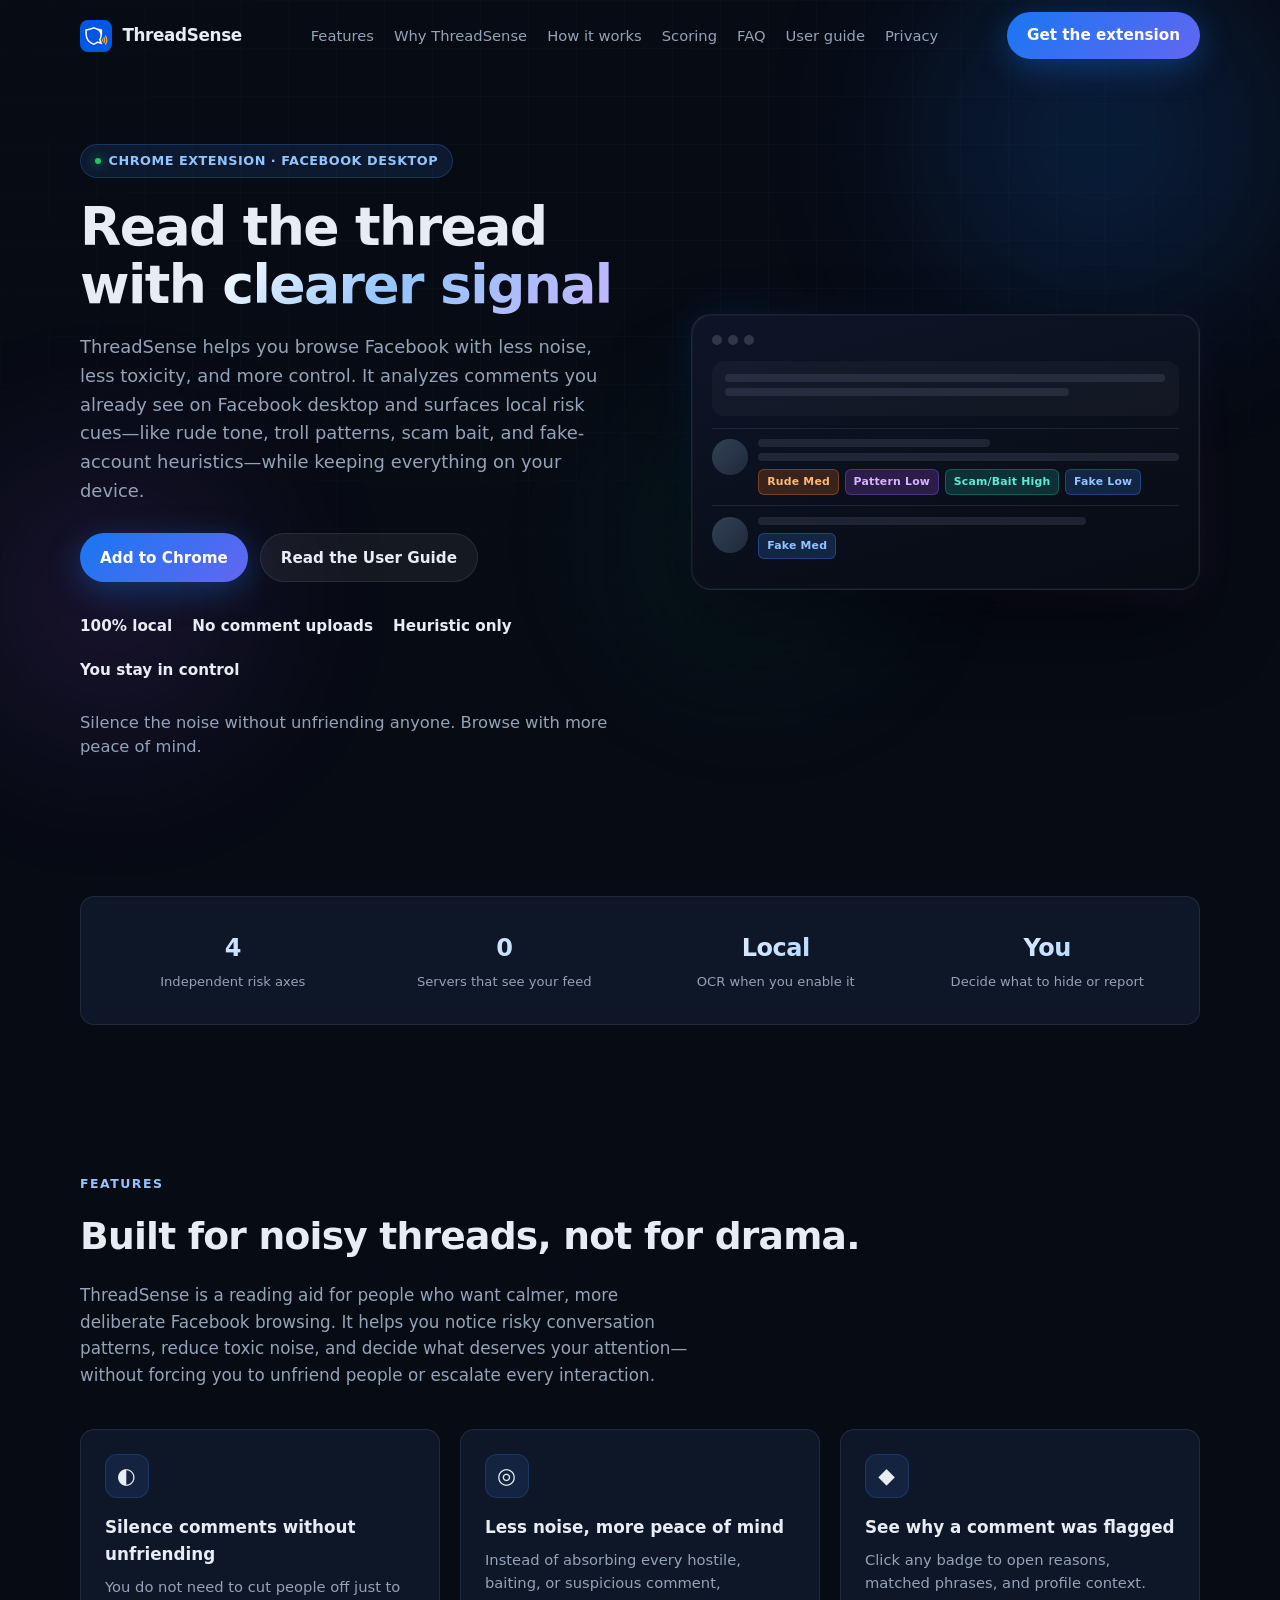
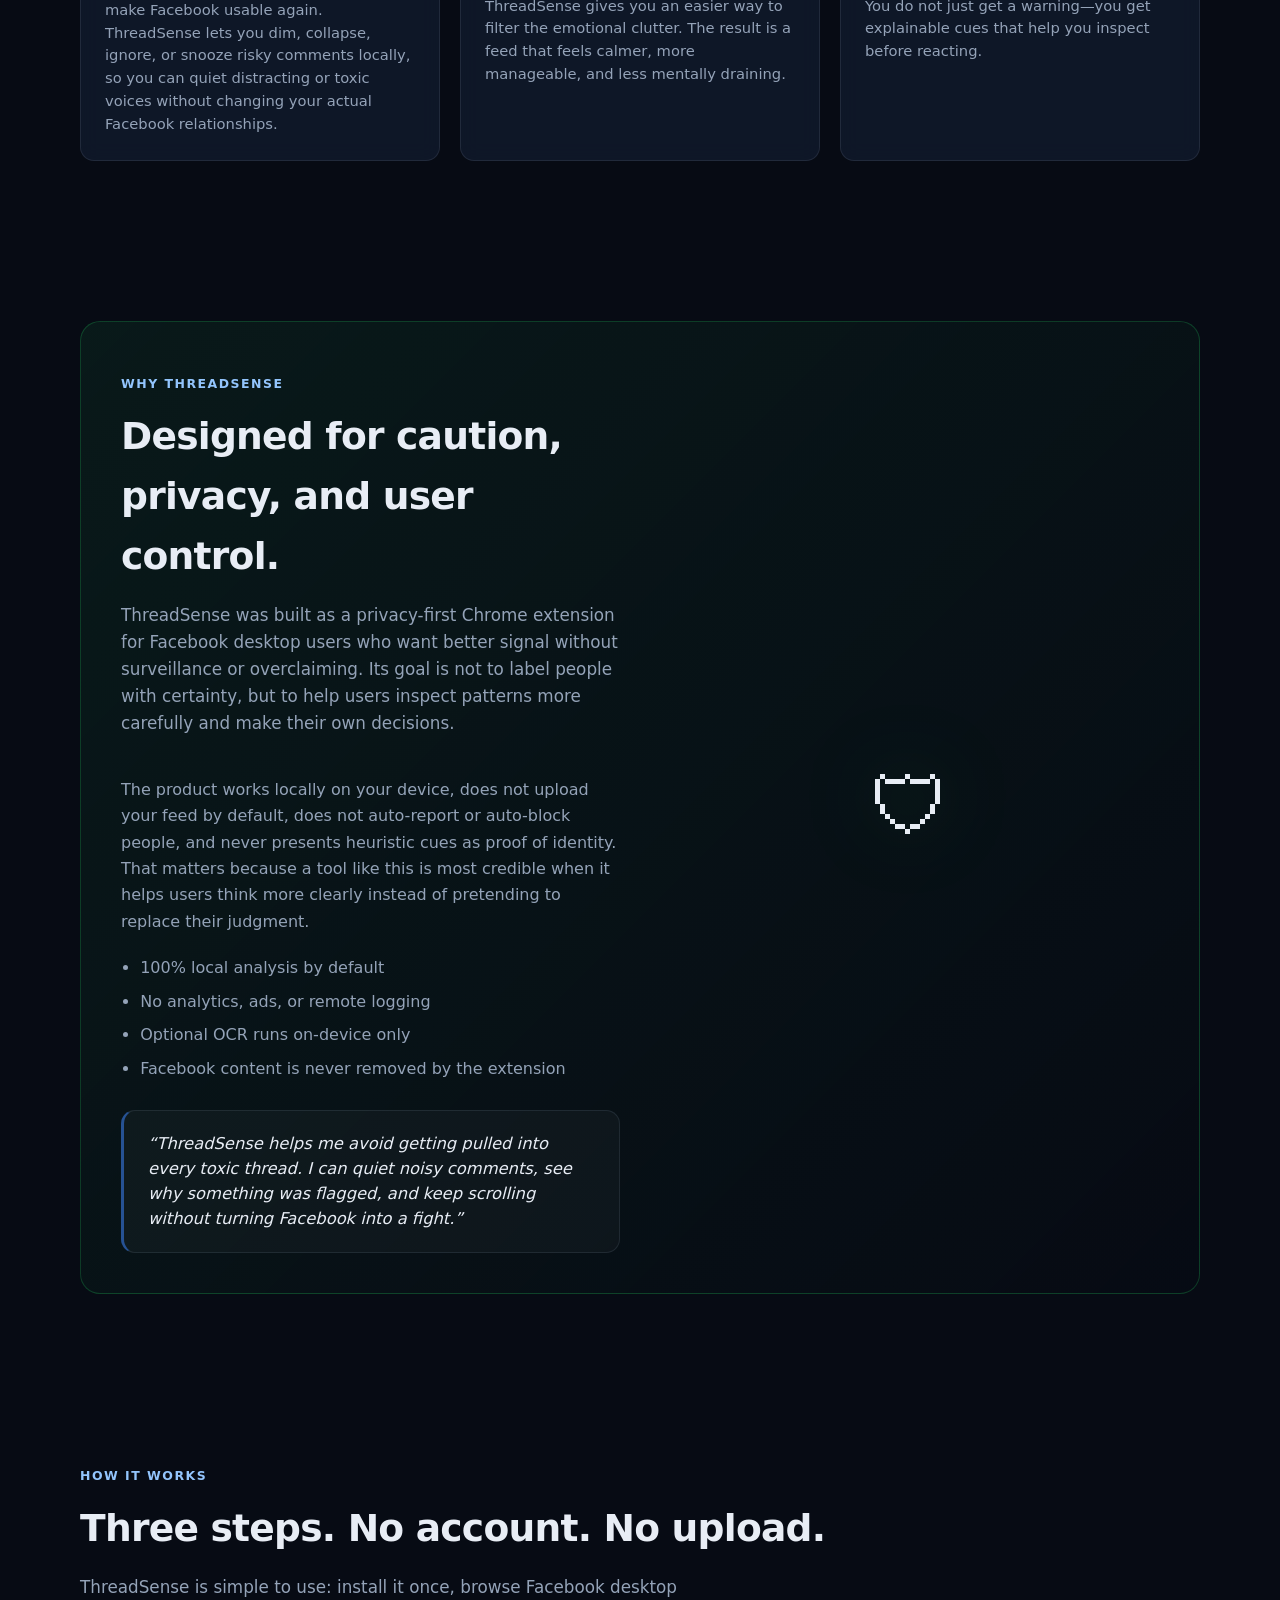
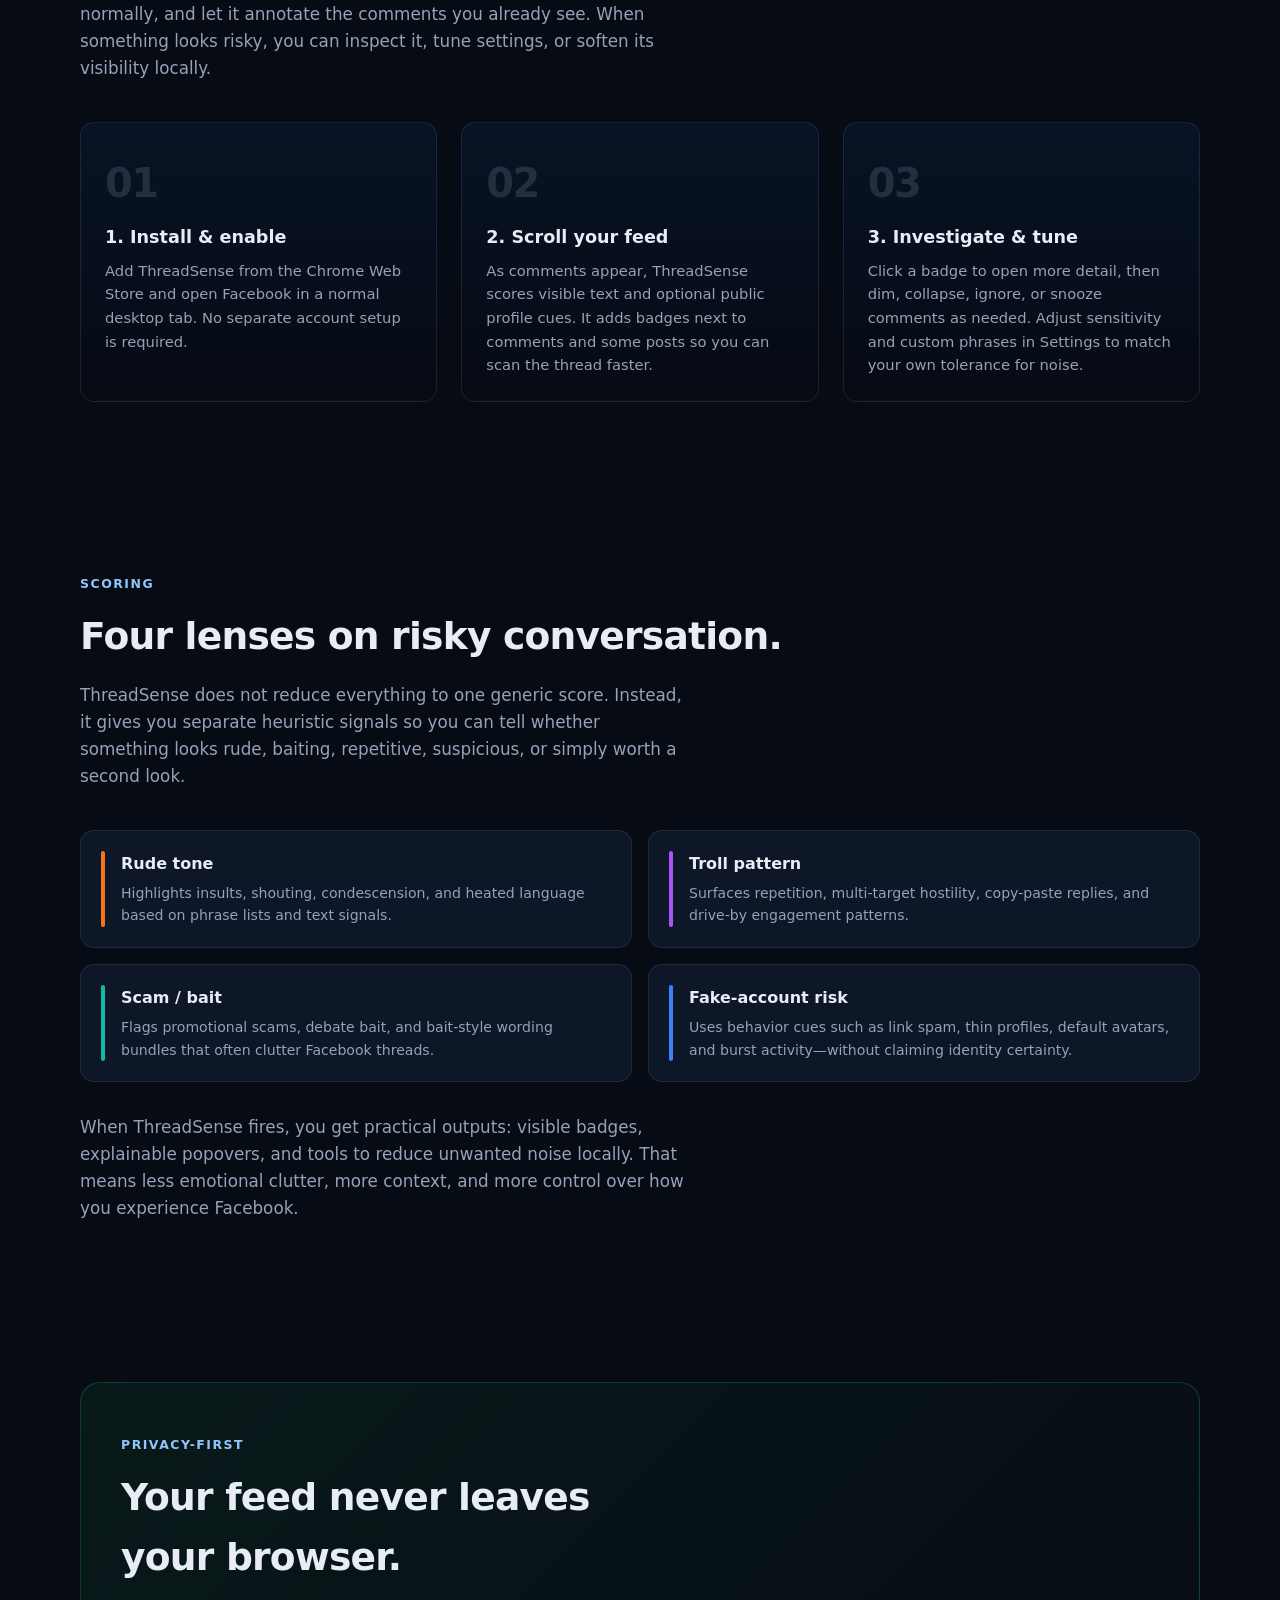
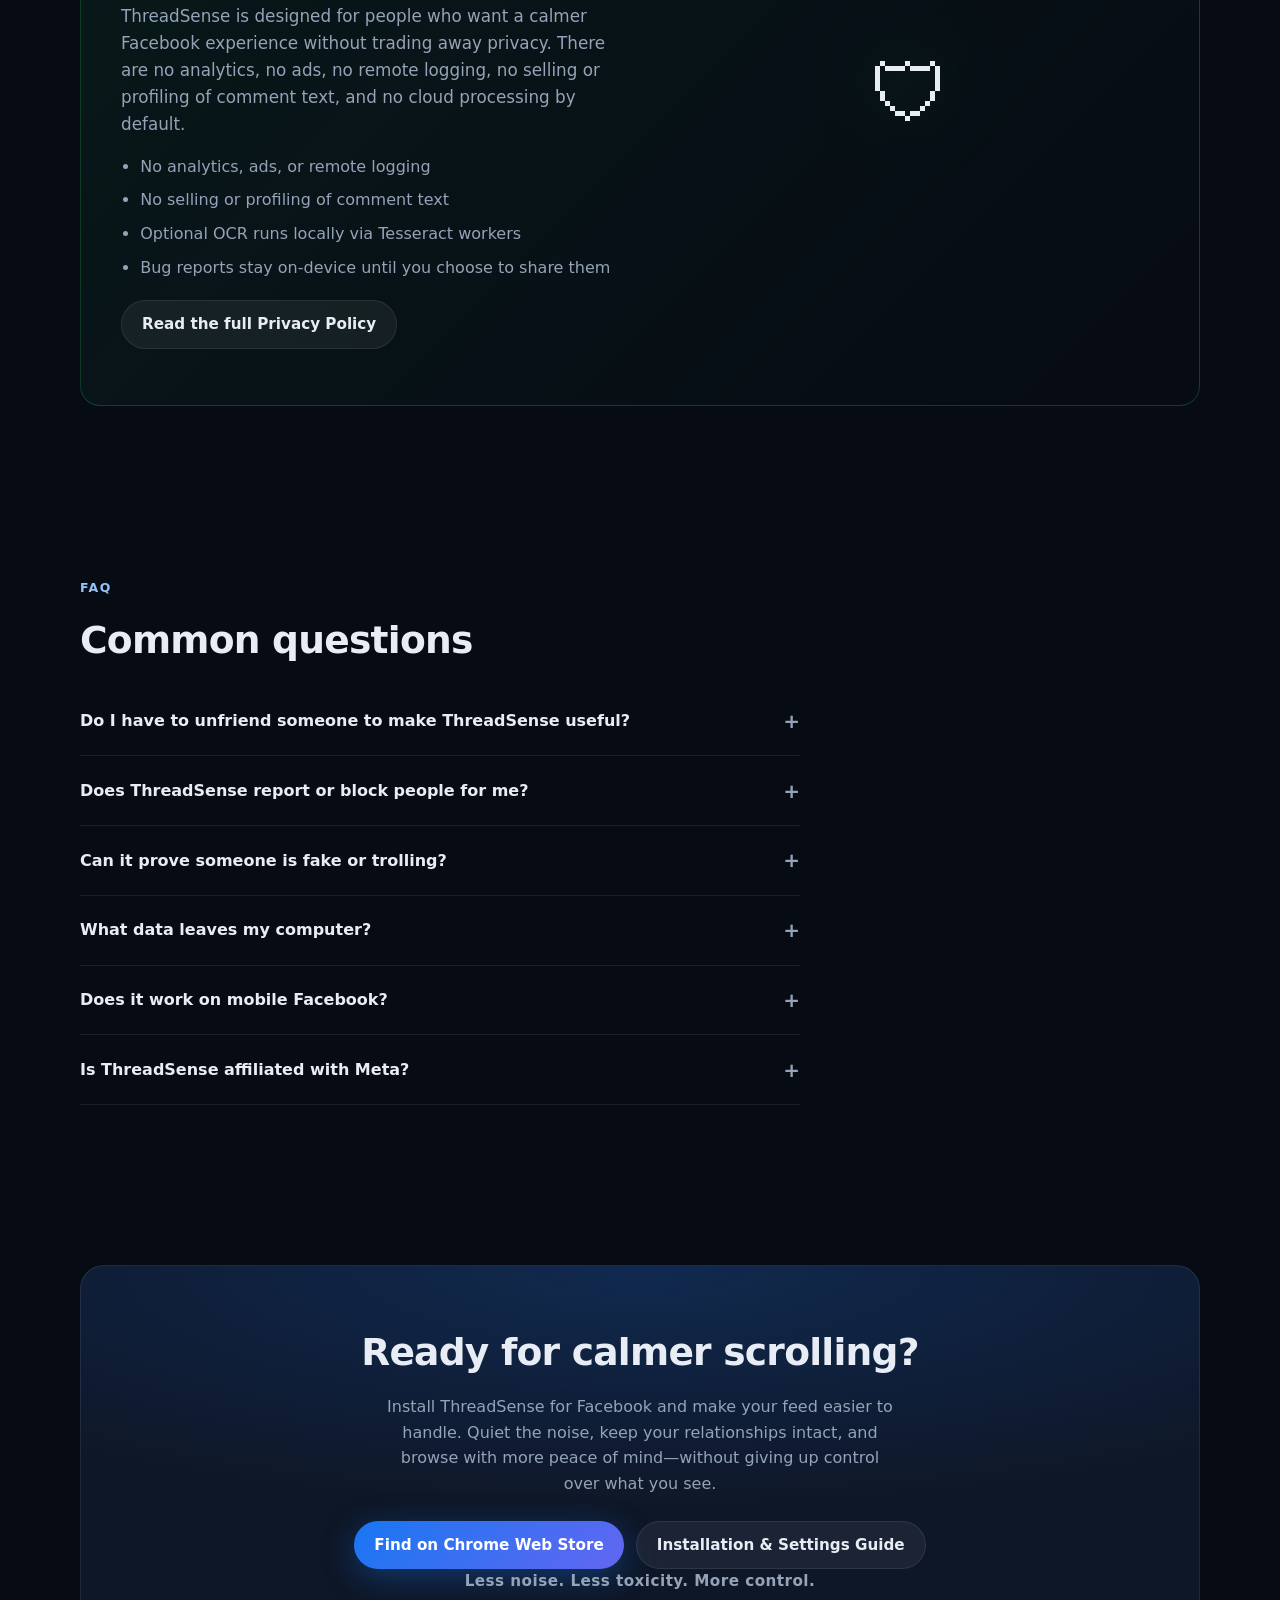
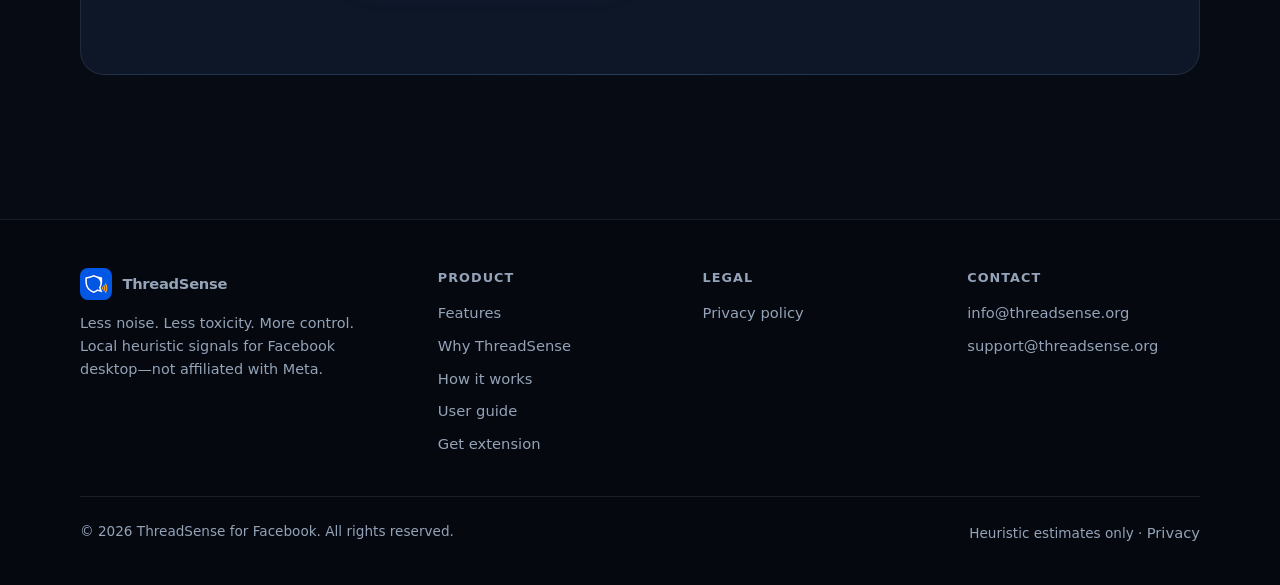
<file: index.html>
<!DOCTYPE html>
<html lang="en">
<head>
  <meta charset="UTF-8">
  <title>ThreadSense for Facebook — Calmer scrolling with local risk cues</title>
  <meta name="viewport" content="width=device-width, initial-scale=1">
  <meta name="description" content="ThreadSense helps you browse Facebook with less noise, less toxicity, and more control. Local rude-tone, troll-pattern, scam, and fake-account heuristics—100% on your device.">
  <meta name="theme-color" content="#070b14">
  <link rel="icon" href="assets/icons/icon32.png" type="image/png" sizes="32x32">
  <link rel="icon" href="assets/icons/icon16.png" type="image/png" sizes="16x16">
  <link rel="apple-touch-icon" href="assets/icons/icon128.png">
  <link rel="stylesheet" href="assets/css/site.css">
  <link rel="stylesheet" href="assets/css/landing.css">
</head>
<body>
  <div class="landing-bg" aria-hidden="true">
    <div class="landing-bg__orb landing-bg__orb--1"></div>
    <div class="landing-bg__orb landing-bg__orb--2"></div>
    <div class="landing-bg__orb landing-bg__orb--3"></div>
    <div class="landing-bg__grid"></div>
  </div>

  <header class="ts-site-header">
    <div class="ts-container ts-site-header__inner">
      <a class="ts-brand" href="index.html">
        <img src="assets/icons/icon32.png" alt="" width="32" height="32">
        ThreadSense
      </a>
      <button class="ts-nav-toggle" type="button" aria-expanded="false" aria-label="Open menu">Menu</button>
      <nav class="ts-nav" aria-label="Primary">
        <a href="#features">Features</a>
        <a href="#why-threadsense">Why ThreadSense</a>
        <a href="#how-it-works">How it works</a>
        <a href="#axes">Scoring</a>
        <a href="#faq">FAQ</a>
        <a href="user-guide.html">User guide</a>
        <a href="privacy.html">Privacy</a>
      </nav>
      <a class="ts-btn ts-btn--primary" href="#get-extension">Get the extension</a>
    </div>
  </header>

  <main class="landing-main">
    <section class="hero">
      <div class="ts-container hero__grid">
        <div class="hero__copy reveal">
          <div class="hero__eyebrow"><span aria-hidden="true"></span> Chrome extension · Facebook desktop</div>
          <h1>Read the thread with <span class="gradient-text">clearer signal</span></h1>
          <p class="hero__lead">
            ThreadSense helps you browse Facebook with less noise, less toxicity, and more control. It analyzes
            comments you already see on Facebook desktop and surfaces local risk cues—like rude tone, troll patterns,
            scam bait, and fake-account heuristics—while keeping everything on your device.
          </p>
          <div class="hero__actions">
            <a class="ts-btn ts-btn--primary" href="#get-extension">Add to Chrome</a>
            <a class="ts-btn ts-btn--ghost" href="user-guide.html">Read the User Guide</a>
          </div>
          <div class="hero__trust">
            <div><strong>100% local</strong></div>
            <div><strong>No comment uploads</strong></div>
            <div><strong>Heuristic only</strong></div>
            <div><strong>You stay in control</strong></div>
          </div>
          <p class="hero__support">
            Silence the noise without unfriending anyone. Browse with more peace of mind.
          </p>
        </div>

        <div class="hero__visual reveal reveal-delay-1" aria-hidden="true">
          <div class="hero-mock">
            <div class="hero-mock__glow"></div>
            <div class="hero-mock__bar">
              <span class="hero-mock__dot"></span>
              <span class="hero-mock__dot"></span>
              <span class="hero-mock__dot"></span>
            </div>
            <div class="hero-mock__post">
              <div class="hero-mock__line"></div>
              <div class="hero-mock__line hero-mock__line--med"></div>
            </div>
            <div class="hero-mock__comment">
              <div class="hero-mock__avatar"></div>
              <div class="hero-mock__body">
                <div class="hero-mock__line hero-mock__line--short"></div>
                <div class="hero-mock__line"></div>
                <div class="hero-mock__badges">
                  <span class="badge-pill badge-pill--rude">Rude Med</span>
                  <span class="badge-pill badge-pill--pattern">Pattern Low</span>
                  <span class="badge-pill badge-pill--scam">Scam/Bait High</span>
                  <span class="badge-pill badge-pill--fake">Fake Low</span>
                </div>
              </div>
            </div>
            <div class="hero-mock__comment">
              <div class="hero-mock__avatar"></div>
              <div class="hero-mock__body">
                <div class="hero-mock__line hero-mock__line--med"></div>
                <div class="hero-mock__badges">
                  <span class="badge-pill badge-pill--fake">Fake Med</span>
                </div>
              </div>
            </div>
          </div>
        </div>
      </div>
    </section>

    <section class="section section--tight">
      <div class="ts-container reveal">
        <div class="stats-strip">
          <div class="stats-strip__item">
            <div class="stats-strip__value">4</div>
            <div class="stats-strip__label">Independent risk axes</div>
          </div>
          <div class="stats-strip__item">
            <div class="stats-strip__value">0</div>
            <div class="stats-strip__label">Servers that see your feed</div>
          </div>
          <div class="stats-strip__item">
            <div class="stats-strip__value">Local</div>
            <div class="stats-strip__label">OCR when you enable it</div>
          </div>
          <div class="stats-strip__item">
            <div class="stats-strip__value">You</div>
            <div class="stats-strip__label">Decide what to hide or report</div>
          </div>
        </div>
      </div>
    </section>

    <section class="section" id="features">
      <div class="ts-container">
        <p class="section__label reveal">Features</p>
        <h2 class="reveal">Built for noisy threads, not for drama.</h2>
        <p class="section__lead reveal">
          ThreadSense is a reading aid for people who want calmer, more deliberate Facebook browsing. It helps you
          notice risky conversation patterns, reduce toxic noise, and decide what deserves your attention—without
          forcing you to unfriend people or escalate every interaction.
        </p>
        <div class="feature-grid feature-grid--benefits">
          <article class="feature-card reveal">
            <div class="feature-card__icon" aria-hidden="true">◐</div>
            <h3>Silence comments without unfriending</h3>
            <p>You do not need to cut people off just to make Facebook usable again. ThreadSense lets you dim, collapse,
              ignore, or snooze risky comments locally, so you can quiet distracting or toxic voices without changing
              your actual Facebook relationships.</p>
          </article>
          <article class="feature-card reveal reveal-delay-1">
            <div class="feature-card__icon" aria-hidden="true">◎</div>
            <h3>Less noise, more peace of mind</h3>
            <p>Instead of absorbing every hostile, baiting, or suspicious comment, ThreadSense gives you an easier way
              to filter the emotional clutter. The result is a feed that feels calmer, more manageable, and less mentally
              draining.</p>
          </article>
          <article class="feature-card reveal reveal-delay-2">
            <div class="feature-card__icon" aria-hidden="true">◆</div>
            <h3>See why a comment was flagged</h3>
            <p>Click any badge to open reasons, matched phrases, and profile context. You do not just get a
              warning—you get explainable cues that help you inspect before reacting.</p>
          </article>
        </div>
      </div>
    </section>

    <section class="section" id="why-threadsense">
      <div class="ts-container reveal">
        <div class="privacy-block credibility-block">
          <div>
            <p class="section__label">Why ThreadSense</p>
            <h2>Designed for caution, privacy, and user control.</h2>
            <p class="section__lead">
              ThreadSense was built as a privacy-first Chrome extension for Facebook desktop users who want better
              signal without surveillance or overclaiming. Its goal is not to label people with certainty, but to help
              users inspect patterns more carefully and make their own decisions.
            </p>
            <p>
              The product works locally on your device, does not upload your feed by default, does not auto-report or
              auto-block people, and never presents heuristic cues as proof of identity. That matters because a tool
              like this is most credible when it helps users think more clearly instead of pretending to replace their
              judgment.
            </p>
            <ul>
              <li>100% local analysis by default</li>
              <li>No analytics, ads, or remote logging</li>
              <li>Optional OCR runs on-device only</li>
              <li>Facebook content is never removed by the extension</li>
            </ul>
            <blockquote class="testimonial-block">
              <p>“ThreadSense helps me avoid getting pulled into every toxic thread. I can quiet noisy comments, see
                why something was flagged, and keep scrolling without turning Facebook into a fight.”</p>
            </blockquote>
          </div>
          <div class="privacy-block__shield" aria-hidden="true">🛡</div>
        </div>
      </div>
    </section>

    <section class="section" id="how-it-works">
      <div class="ts-container">
        <p class="section__label reveal">How it works</p>
        <h2 class="reveal">Three steps. No account. No upload.</h2>
        <p class="section__lead reveal">
          ThreadSense is simple to use: install it once, browse Facebook desktop normally, and let it annotate the
          comments you already see. When something looks risky, you can inspect it, tune settings, or soften its
          visibility locally.
        </p>
        <div class="steps">
          <article class="step-card reveal">
            <h3>1. Install &amp; enable</h3>
            <p>Add ThreadSense from the Chrome Web Store and open Facebook in a normal desktop tab. No separate
              account setup is required.</p>
          </article>
          <article class="step-card reveal reveal-delay-1">
            <h3>2. Scroll your feed</h3>
            <p>As comments appear, ThreadSense scores visible text and optional public profile cues. It adds badges
              next to comments and some posts so you can scan the thread faster.</p>
          </article>
          <article class="step-card reveal reveal-delay-2">
            <h3>3. Investigate &amp; tune</h3>
            <p>Click a badge to open more detail, then dim, collapse, ignore, or snooze comments as needed. Adjust
              sensitivity and custom phrases in Settings to match your own tolerance for noise.</p>
          </article>
        </div>
      </div>
    </section>

    <section class="section" id="axes">
      <div class="ts-container">
        <p class="section__label reveal">Scoring</p>
        <h2 class="reveal">Four lenses on risky conversation.</h2>
        <p class="section__lead reveal">
          ThreadSense does not reduce everything to one generic score. Instead, it gives you separate heuristic signals
          so you can tell whether something looks rude, baiting, repetitive, suspicious, or simply worth a second look.
        </p>
        <div class="axes-grid">
          <article class="axis-card axis-card--rude reveal">
            <div class="axis-card__swatch"></div>
            <div>
              <h3>Rude tone</h3>
              <p>Highlights insults, shouting, condescension, and heated language based on phrase lists and text signals.</p>
            </div>
          </article>
          <article class="axis-card axis-card--pattern reveal reveal-delay-1">
            <div class="axis-card__swatch"></div>
            <div>
              <h3>Troll pattern</h3>
              <p>Surfaces repetition, multi-target hostility, copy-paste replies, and drive-by engagement patterns.</p>
            </div>
          </article>
          <article class="axis-card axis-card--scam reveal">
            <div class="axis-card__swatch"></div>
            <div>
              <h3>Scam / bait</h3>
              <p>Flags promotional scams, debate bait, and bait-style wording bundles that often clutter Facebook threads.</p>
            </div>
          </article>
          <article class="axis-card axis-card--fake reveal reveal-delay-1">
            <div class="axis-card__swatch"></div>
            <div>
              <h3>Fake-account risk</h3>
              <p>Uses behavior cues such as link spam, thin profiles, default avatars, and burst activity—without claiming identity certainty.</p>
            </div>
          </article>
        </div>
        <p class="section__lead section__lead--after reveal" style="margin-top: 2rem; margin-bottom: 0;">
          When ThreadSense fires, you get practical outputs: visible badges, explainable popovers, and tools to reduce
          unwanted noise locally. That means less emotional clutter, more context, and more control over how you
          experience Facebook.
        </p>
      </div>
    </section>

    <section class="section">
      <div class="ts-container reveal">
        <div class="privacy-block">
          <div>
            <p class="section__label">Privacy-first</p>
            <h2>Your feed never leaves your browser.</h2>
            <p class="section__lead" style="margin-bottom: 0;">
              ThreadSense is designed for people who want a calmer Facebook experience without trading away privacy.
              There are no analytics, no ads, no remote logging, no selling or profiling of comment text, and no cloud
              processing by default.
            </p>
            <ul>
              <li>No analytics, ads, or remote logging</li>
              <li>No selling or profiling of comment text</li>
              <li>Optional OCR runs locally via Tesseract workers</li>
              <li>Bug reports stay on-device until you choose to share them</li>
            </ul>
            <p style="margin-top: 1.25rem;">
              <a class="ts-btn ts-btn--ghost" href="privacy.html">Read the full Privacy Policy</a>
            </p>
          </div>
          <div class="privacy-block__shield" aria-hidden="true">🛡</div>
        </div>
      </div>
    </section>

    <section class="section" id="faq">
      <div class="ts-container">
        <p class="section__label reveal">FAQ</p>
        <h2 class="reveal">Common questions</h2>
        <div class="faq-list reveal">
          <details class="faq-item">
            <summary>Do I have to unfriend someone to make ThreadSense useful?</summary>
            <div class="faq-item__body">
              No. You can dim, collapse, ignore, or snooze comments locally without changing your Facebook friendships.
              ThreadSense is built to quiet noise on your screen—not to force relationship decisions.
            </div>
          </details>
          <details class="faq-item">
            <summary>Does ThreadSense report or block people for me?</summary>
            <div class="faq-item__body">
              No. It only changes how comments look on your screen (badges, dim, collapse) and never contacts Facebook
              or other users on your behalf.
            </div>
          </details>
          <details class="faq-item">
            <summary>Can it prove someone is fake or trolling?</summary>
            <div class="faq-item__body">
              No. Scores are pattern-based guesses and can be wrong—especially with sarcasm, quotes, or jokes. Use them
              as one input among many.
            </div>
          </details>
          <details class="faq-item">
            <summary>What data leaves my computer?</summary>
            <div class="faq-item__body">
              By default, none of your feed content is sent to ThreadSense servers. Optional phrase-list updates fetch
              only public word lists. See the <a href="privacy.html">privacy policy</a> for OCR and future license checks.
            </div>
          </details>
          <details class="faq-item">
            <summary>Does it work on mobile Facebook?</summary>
            <div class="faq-item__body">
              ThreadSense targets Facebook on desktop Chrome. Mobile browsers do not support this extension model.
            </div>
          </details>
          <details class="faq-item">
            <summary>Is ThreadSense affiliated with Meta?</summary>
            <div class="faq-item__body">
              No. ThreadSense is an independent project and is not endorsed by Meta Platforms, Inc.
            </div>
          </details>
        </div>
      </div>
    </section>

    <section class="section" id="get-extension">
      <div class="ts-container reveal">
        <div class="cta-panel">
          <h2>Ready for calmer scrolling?</h2>
          <p>
            Install ThreadSense for Facebook and make your feed easier to handle. Quiet the noise, keep your
            relationships intact, and browse with more peace of mind—without giving up control over what you see.
          </p>
          <div class="cta-panel__actions">
            <a class="ts-btn ts-btn--primary" href="https://chromewebstore.google.com/search/ThreadSense%20Facebook" target="_blank" rel="noopener noreferrer">Find on Chrome Web Store</a>
            <a class="ts-btn ts-btn--ghost" href="user-guide.html">Installation &amp; Settings Guide</a>
          </div>
          <p class="cta-panel__tagline">Less noise. Less toxicity. More control.</p>
        </div>
      </div>
    </section>
  </main>

  <footer class="ts-site-footer">
    <div class="ts-container">
      <div class="ts-site-footer__grid">
        <div>
          <a class="ts-brand" href="index.html">
            <img src="assets/icons/icon32.png" alt="" width="28" height="28">
            ThreadSense
          </a>
          <p style="margin: 0.75rem 0 0; font-size: 0.9rem; color: var(--ts-muted); max-width: 18rem;">
            Less noise. Less toxicity. More control. Local heuristic signals for Facebook desktop—not affiliated with Meta.
          </p>
        </div>
        <div>
          <h4>Product</h4>
          <ul>
            <li><a href="#features">Features</a></li>
            <li><a href="#why-threadsense">Why ThreadSense</a></li>
            <li><a href="#how-it-works">How it works</a></li>
            <li><a href="user-guide.html">User guide</a></li>
            <li><a href="#get-extension">Get extension</a></li>
          </ul>
        </div>
        <div>
          <h4>Legal</h4>
          <ul>
            <li><a href="privacy.html">Privacy policy</a></li>
          </ul>
        </div>
        <div>
          <h4>Contact</h4>
          <ul>
            <li><a href="mailto:info@threadsense.org">info@threadsense.org</a></li>
            <li><a href="mailto:support@threadsense.org">support@threadsense.org</a></li>
          </ul>
        </div>
      </div>
      <div class="ts-site-footer__bottom">
        <span>© 2026 ThreadSense for Facebook. All rights reserved.</span>
        <span>Heuristic estimates only · <a href="privacy.html">Privacy</a></span>
      </div>
    </div>
  </footer>

  <script src="assets/js/landing.js"></script>
</body>
</html>
</file>
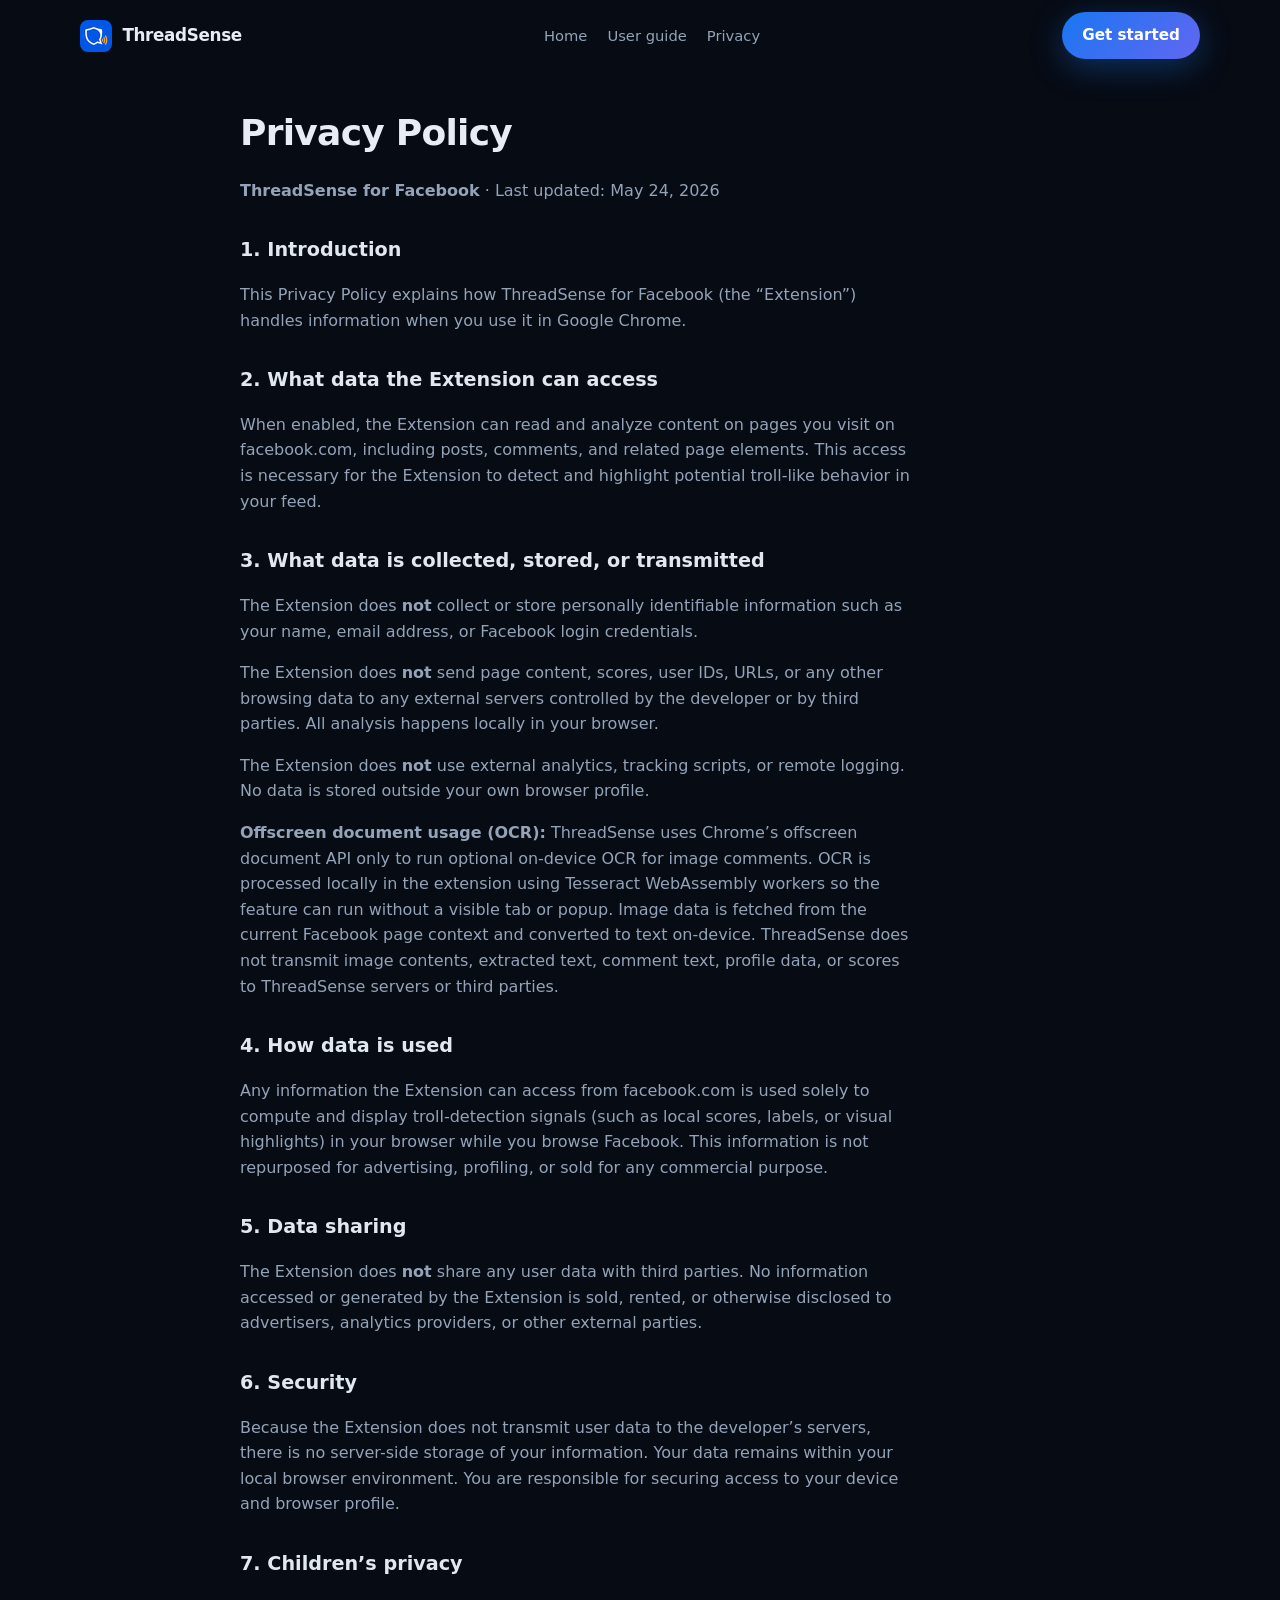
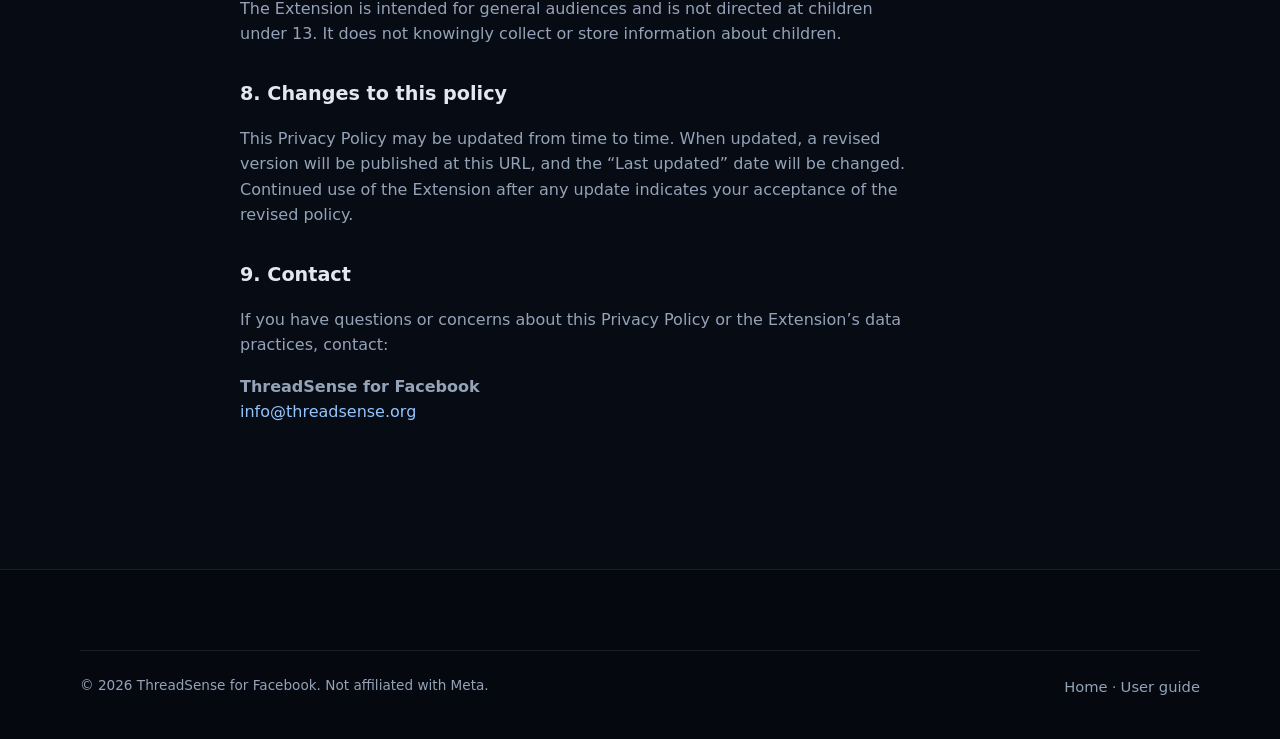
<file: privacy.html>
<!DOCTYPE html>
<html lang="en">
<head>
  <meta charset="UTF-8">
  <title>Privacy Policy — ThreadSense for Facebook</title>
  <meta name="viewport" content="width=device-width, initial-scale=1">
  <meta name="description" content="Privacy Policy for ThreadSense for Facebook. Local-only analysis, no data collection, no tracking.">
  <link rel="icon" href="assets/icons/icon32.png" type="image/png" sizes="32x32">
  <link rel="icon" href="assets/icons/icon16.png" type="image/png" sizes="16x16">
  <link rel="apple-touch-icon" href="assets/icons/icon128.png">
  <link rel="stylesheet" href="assets/css/site.css">
  <style>
    .legal-page {
      padding-top: calc(var(--ts-nav-h) + 2rem);
      padding-bottom: 4rem;
    }
    .legal-page h1 {
      font-size: clamp(1.75rem, 4vw, 2.25rem);
      margin: 0 0 0.5rem;
      letter-spacing: -0.02em;
    }
    .legal-page h2 {
      margin-top: 2rem;
      font-size: 1.2rem;
      color: #e2e8f0;
    }
    .legal-page p, .legal-page li {
      color: var(--ts-muted);
      max-width: 42rem;
    }
    .legal-page a { color: #93c5fd; }
    .legal-content { max-width: 800px; }
  </style>
</head>
<body>
  <header class="ts-site-header is-scrolled">
    <div class="ts-container ts-site-header__inner">
      <a class="ts-brand" href="index.html">
        <img src="assets/icons/icon32.png" alt="" width="32" height="32">
        ThreadSense
      </a>
      <button class="ts-nav-toggle" type="button" aria-expanded="false" aria-label="Open menu">Menu</button>
      <nav class="ts-nav" aria-label="Primary">
        <a href="index.html">Home</a>
        <a href="user-guide.html">User guide</a>
        <a href="privacy.html">Privacy</a>
      </nav>
      <a class="ts-btn ts-btn--primary" href="user-guide.html">Get started</a>
    </div>
  </header>

  <main class="legal-page">
    <div class="ts-container legal-content">
      <h1>Privacy Policy</h1>
      <p><strong>ThreadSense for Facebook</strong> · Last updated: May 24, 2026</p>

      <h2>1. Introduction</h2>
      <p>
        This Privacy Policy explains how ThreadSense for Facebook (the “Extension”) handles
        information when you use it in Google Chrome.
      </p>

      <h2>2. What data the Extension can access</h2>
      <p>
        When enabled, the Extension can read and analyze content on pages you visit on facebook.com, including
        posts, comments, and related page elements. This access is necessary for the Extension to detect and
        highlight potential troll-like behavior in your feed.
      </p>

      <h2>3. What data is collected, stored, or transmitted</h2>
      <p>
        The Extension does <strong>not</strong> collect or store personally identifiable information such as your
        name, email address, or Facebook login credentials.
      </p>
      <p>
        The Extension does <strong>not</strong> send page content, scores, user IDs, URLs, or any other browsing
        data to any external servers controlled by the developer or by third parties. All analysis happens locally
        in your browser.
      </p>
      <p>
        The Extension does <strong>not</strong> use external analytics, tracking scripts, or remote logging.
        No data is stored outside your own browser profile.
      </p>
      <p>
        <strong>Offscreen document usage (OCR):</strong> ThreadSense uses Chrome’s offscreen document API only
        to run optional on-device OCR for image comments. OCR is processed locally in the extension using
        Tesseract WebAssembly workers so the feature can run without a visible tab or popup. Image data is
        fetched from the current Facebook page context and converted to text on-device. ThreadSense does not
        transmit image contents, extracted text, comment text, profile data, or scores to ThreadSense servers
        or third parties.
      </p>

      <h2>4. How data is used</h2>
      <p>
        Any information the Extension can access from facebook.com is used solely to compute and display
        troll-detection signals (such as local scores, labels, or visual highlights) in your browser while you
        browse Facebook. This information is not repurposed for advertising, profiling, or sold for any commercial
        purpose.
      </p>

      <h2>5. Data sharing</h2>
      <p>
        The Extension does <strong>not</strong> share any user data with third parties. No information accessed
        or generated by the Extension is sold, rented, or otherwise disclosed to advertisers, analytics providers,
        or other external parties.
      </p>

      <h2>6. Security</h2>
      <p>
        Because the Extension does not transmit user data to the developer’s servers, there is no server-side
        storage of your information. Your data remains within your local browser environment. You are responsible
        for securing access to your device and browser profile.
      </p>

      <h2>7. Children’s privacy</h2>
      <p>
        The Extension is intended for general audiences and is not directed at children under 13. It does not
        knowingly collect or store information about children.
      </p>

      <h2>8. Changes to this policy</h2>
      <p>
        This Privacy Policy may be updated from time to time. When updated, a revised version will be published
        at this URL, and the “Last updated” date will be changed. Continued use of the Extension after any
        update indicates your acceptance of the revised policy.
      </p>

      <h2>9. Contact</h2>
      <p>
        If you have questions or concerns about this Privacy Policy or the Extension’s data practices, contact:
      </p>
      <p>
        <strong>ThreadSense for Facebook</strong><br>
        <a href="mailto:info@threadsense.org">info@threadsense.org</a>
      </p>
    </div>
  </main>

  <footer class="ts-site-footer">
    <div class="ts-container">
      <div class="ts-site-footer__bottom">
        <span>© 2026 ThreadSense for Facebook. Not affiliated with Meta.</span>
        <span><a href="index.html">Home</a> · <a href="user-guide.html">User guide</a></span>
      </div>
    </div>
  </footer>

  <script src="assets/js/landing.js"></script>
</body>
</html>
</file>
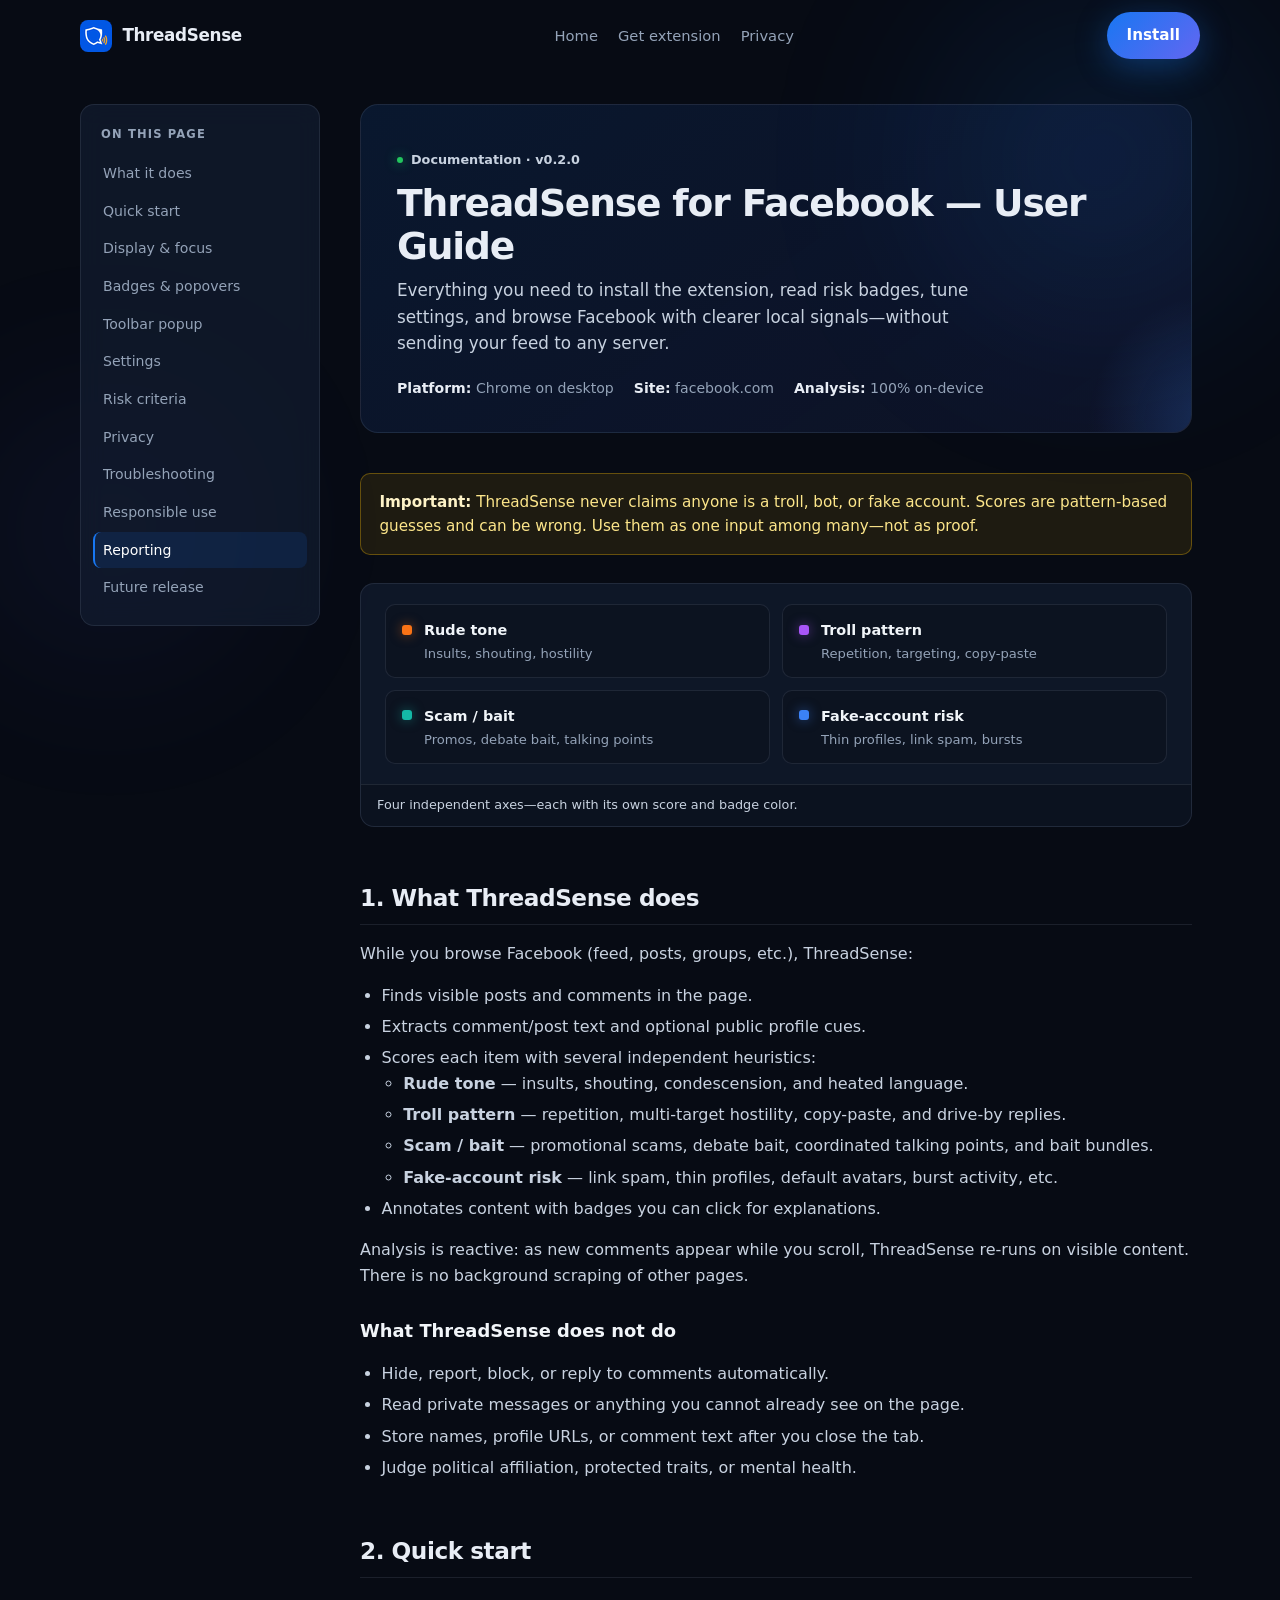
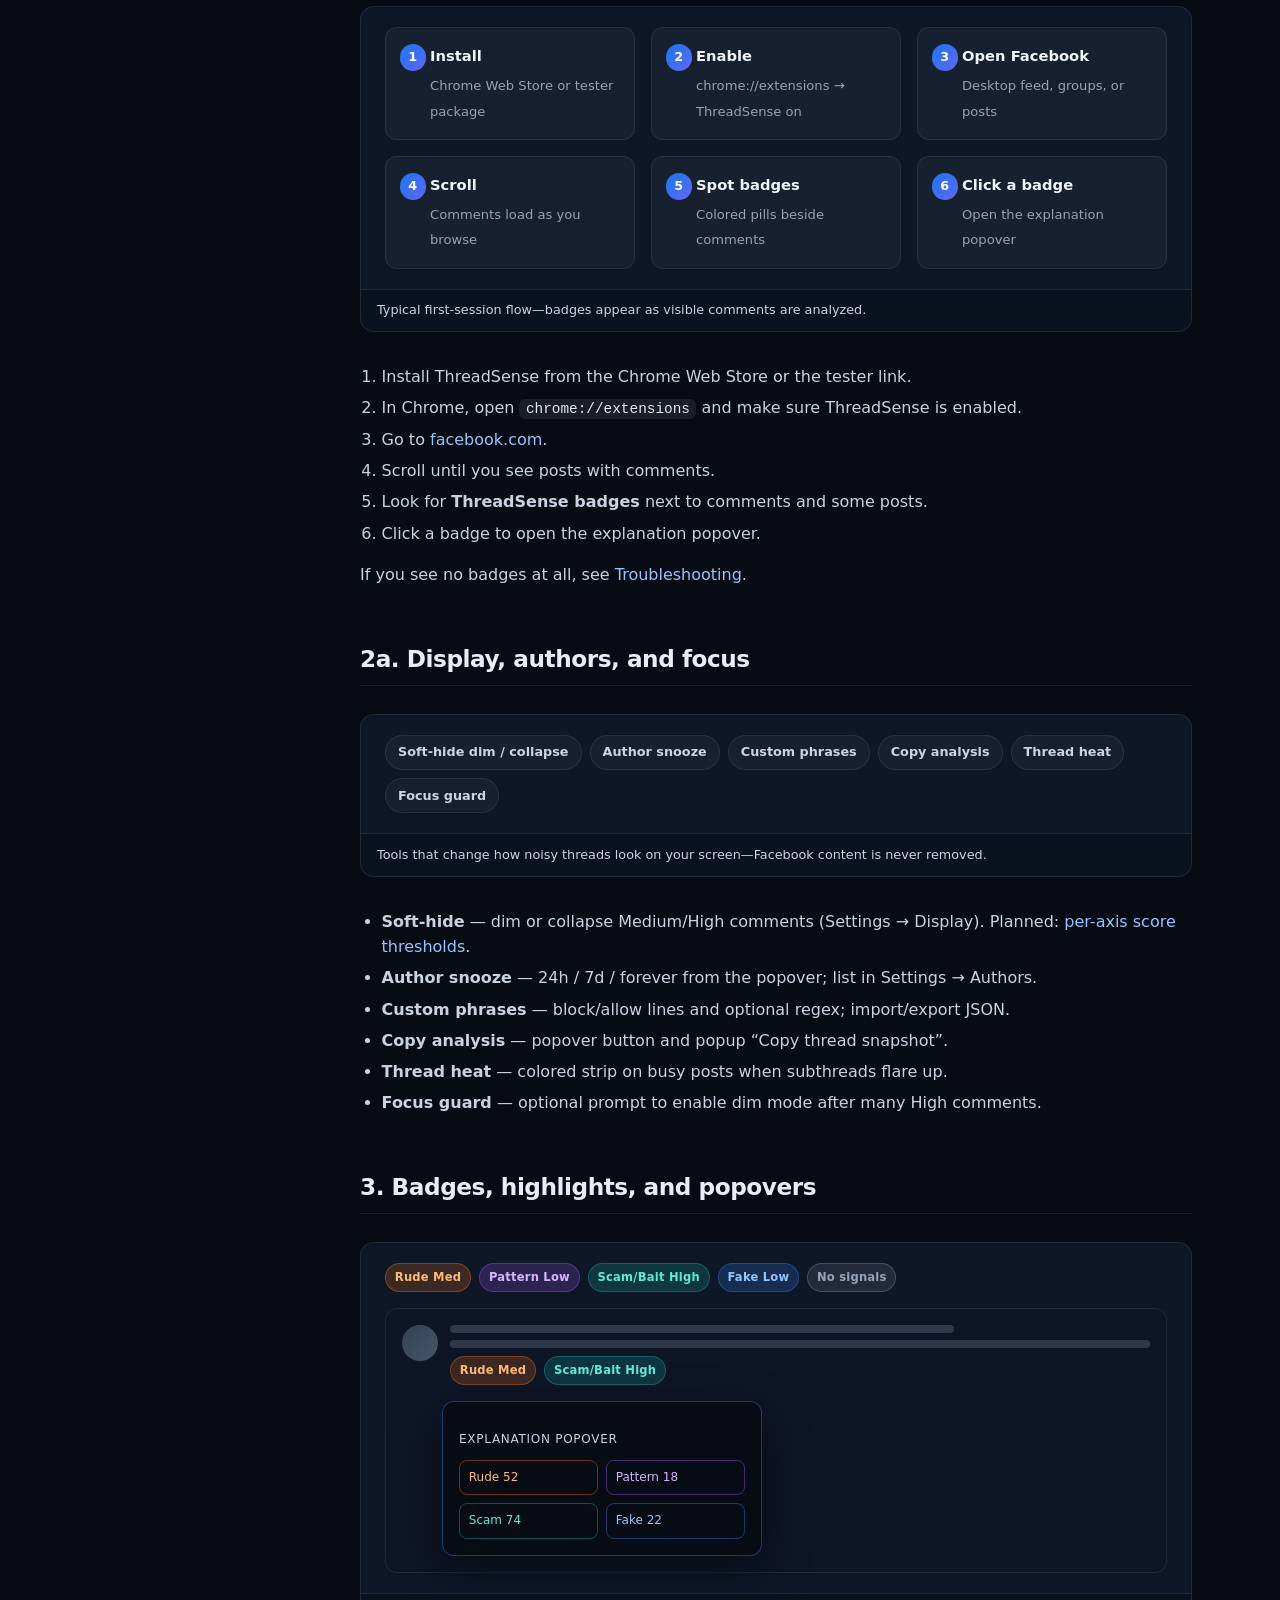
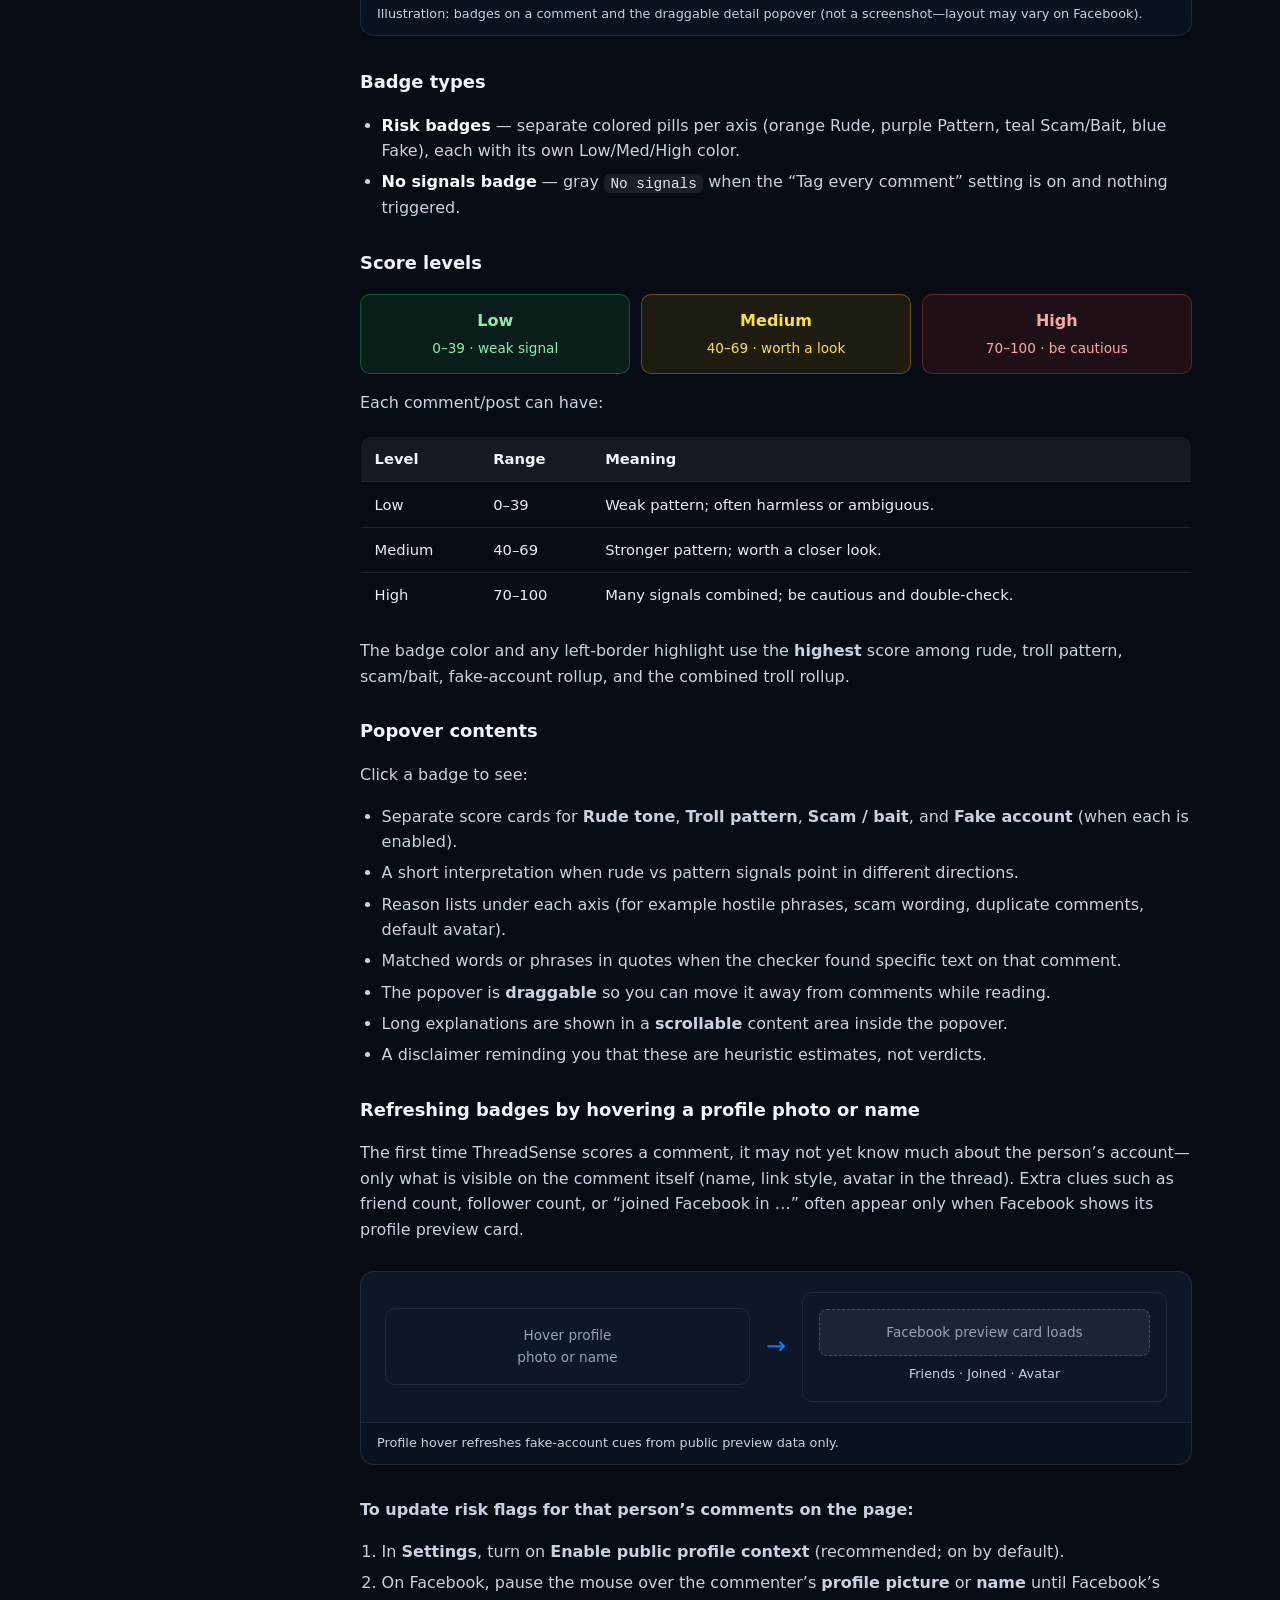
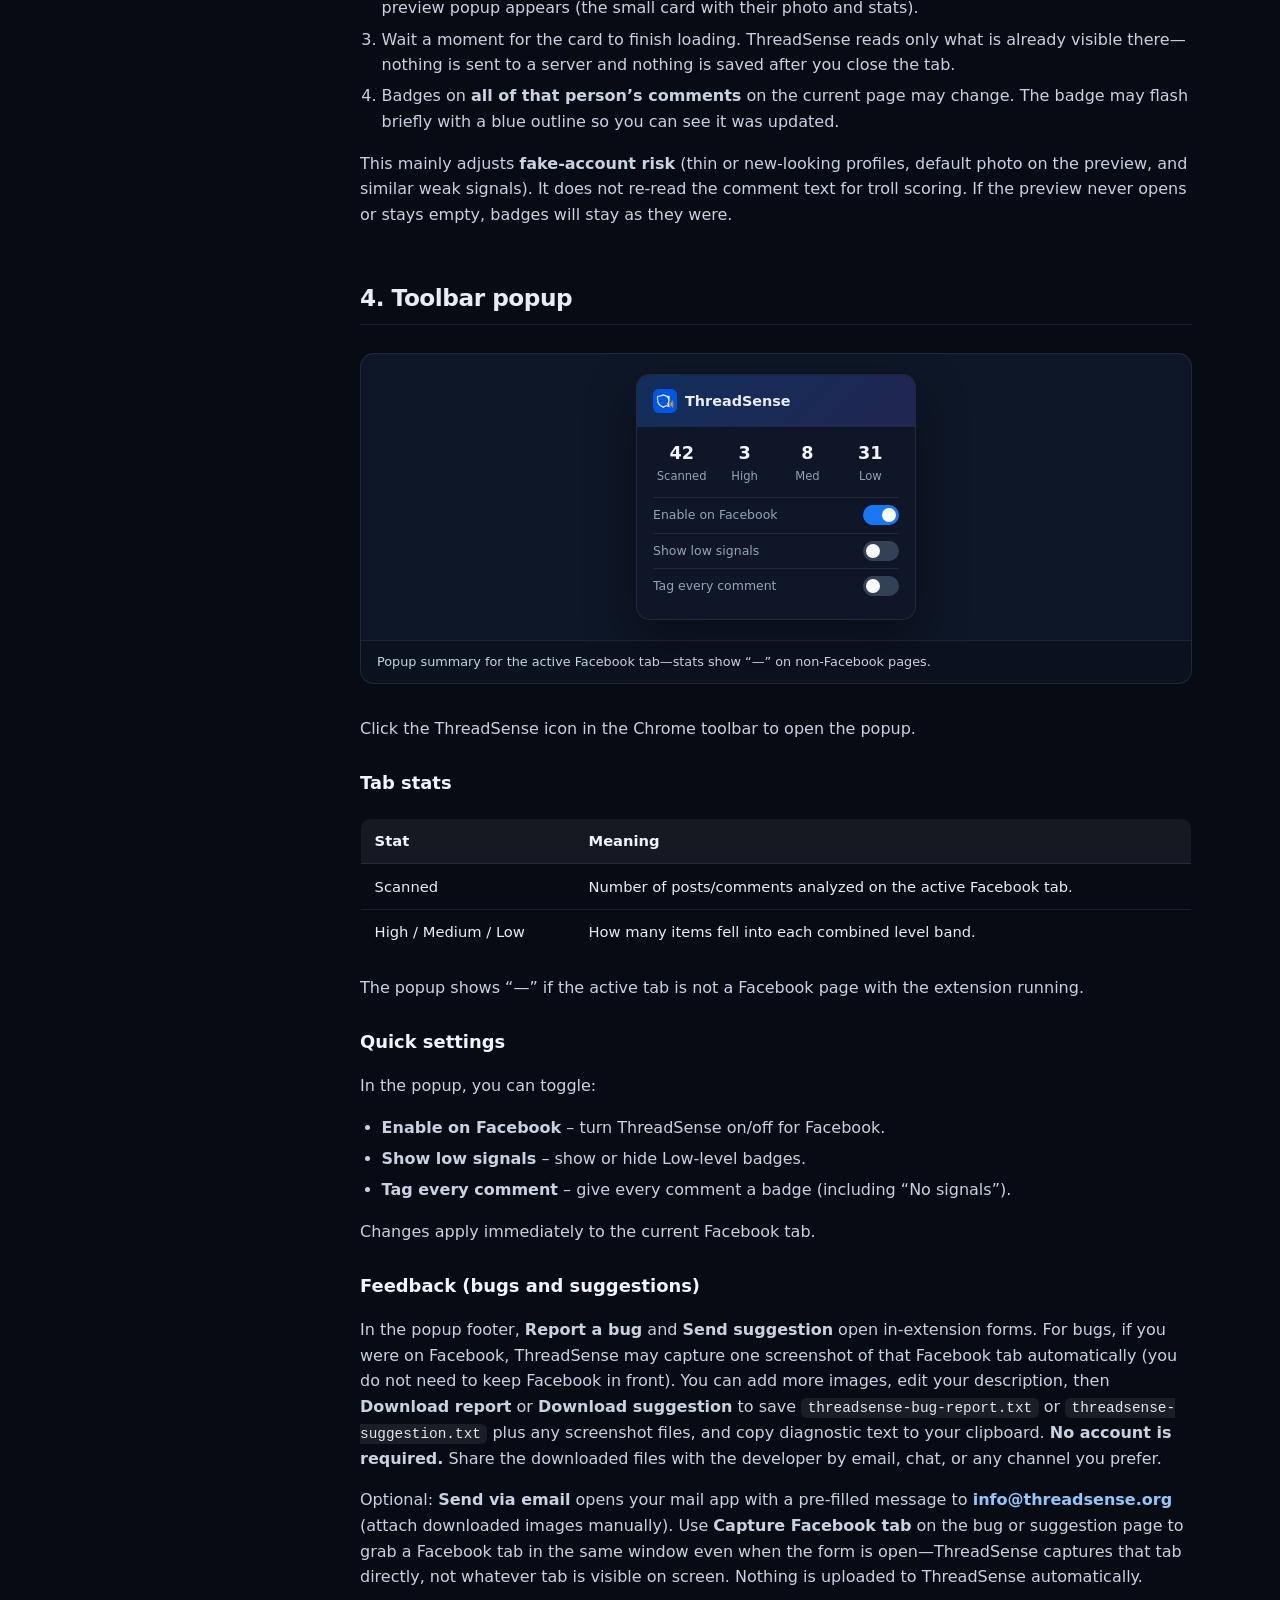
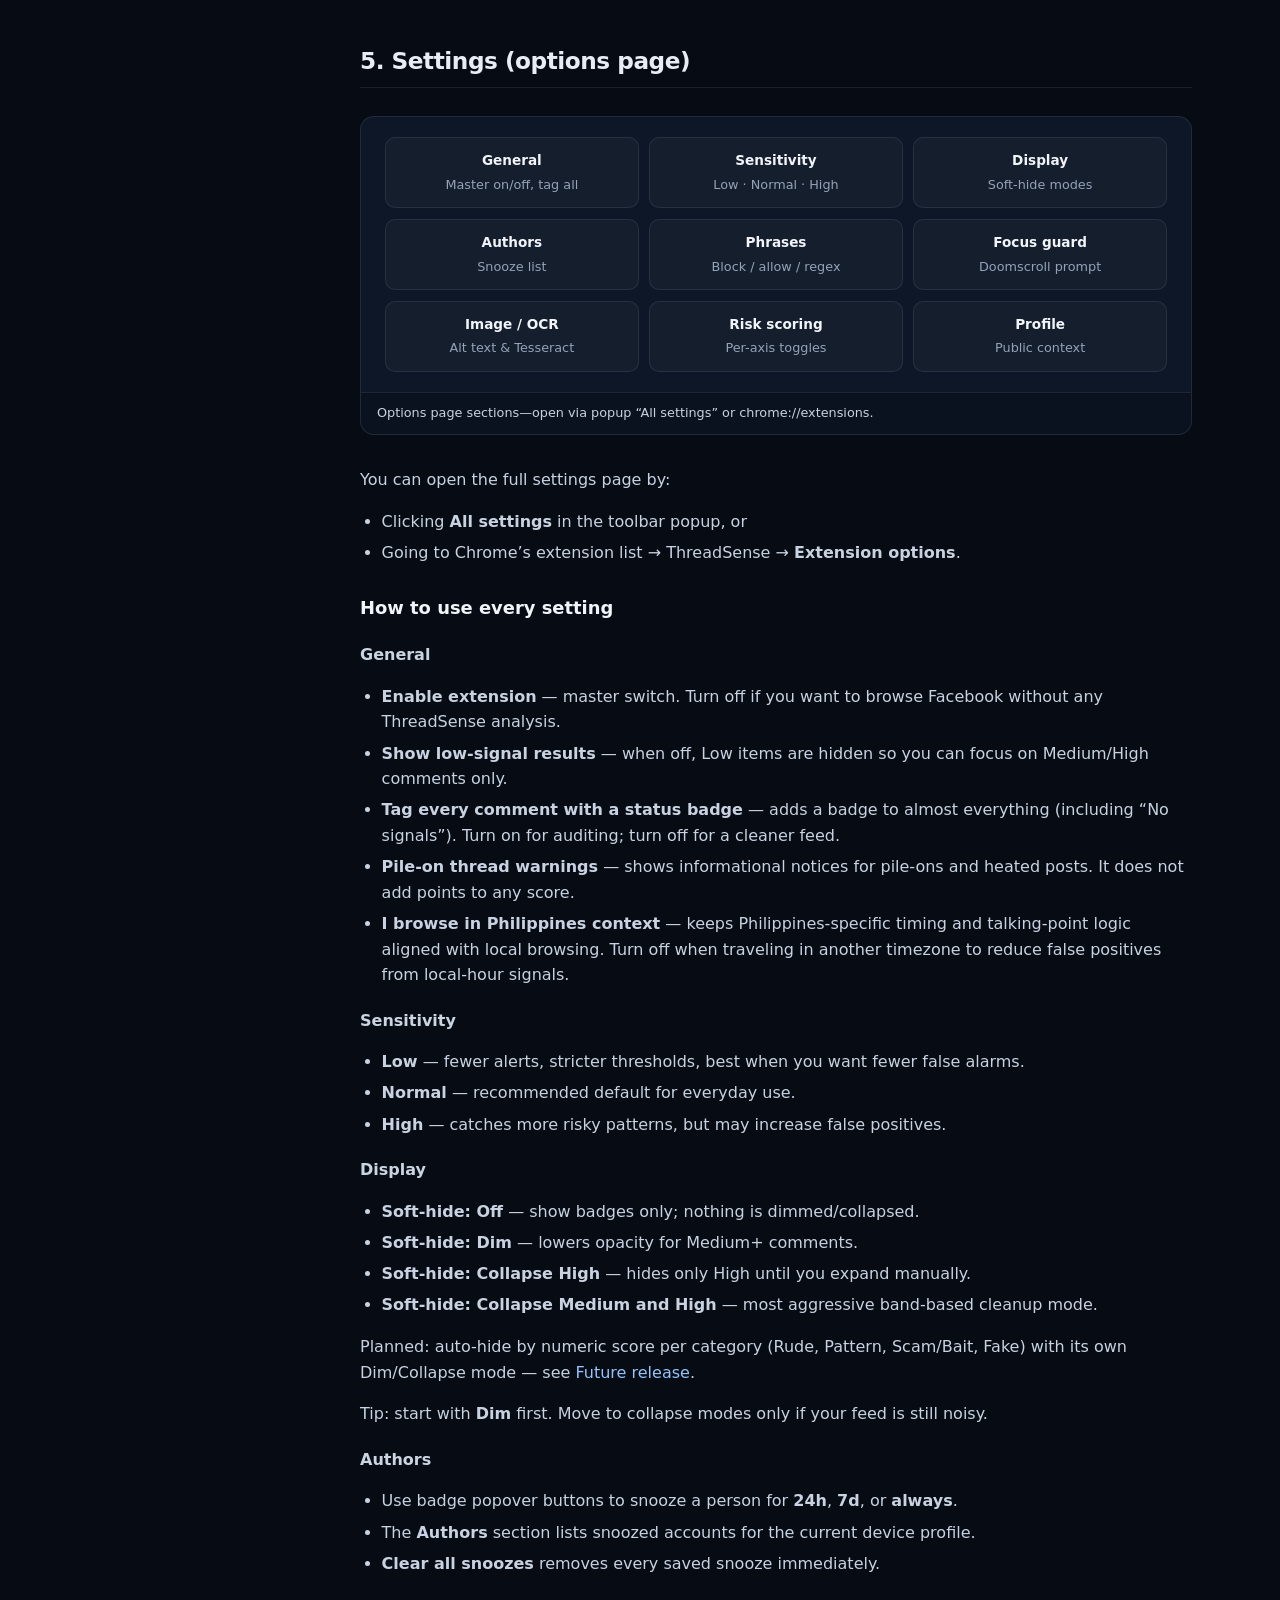
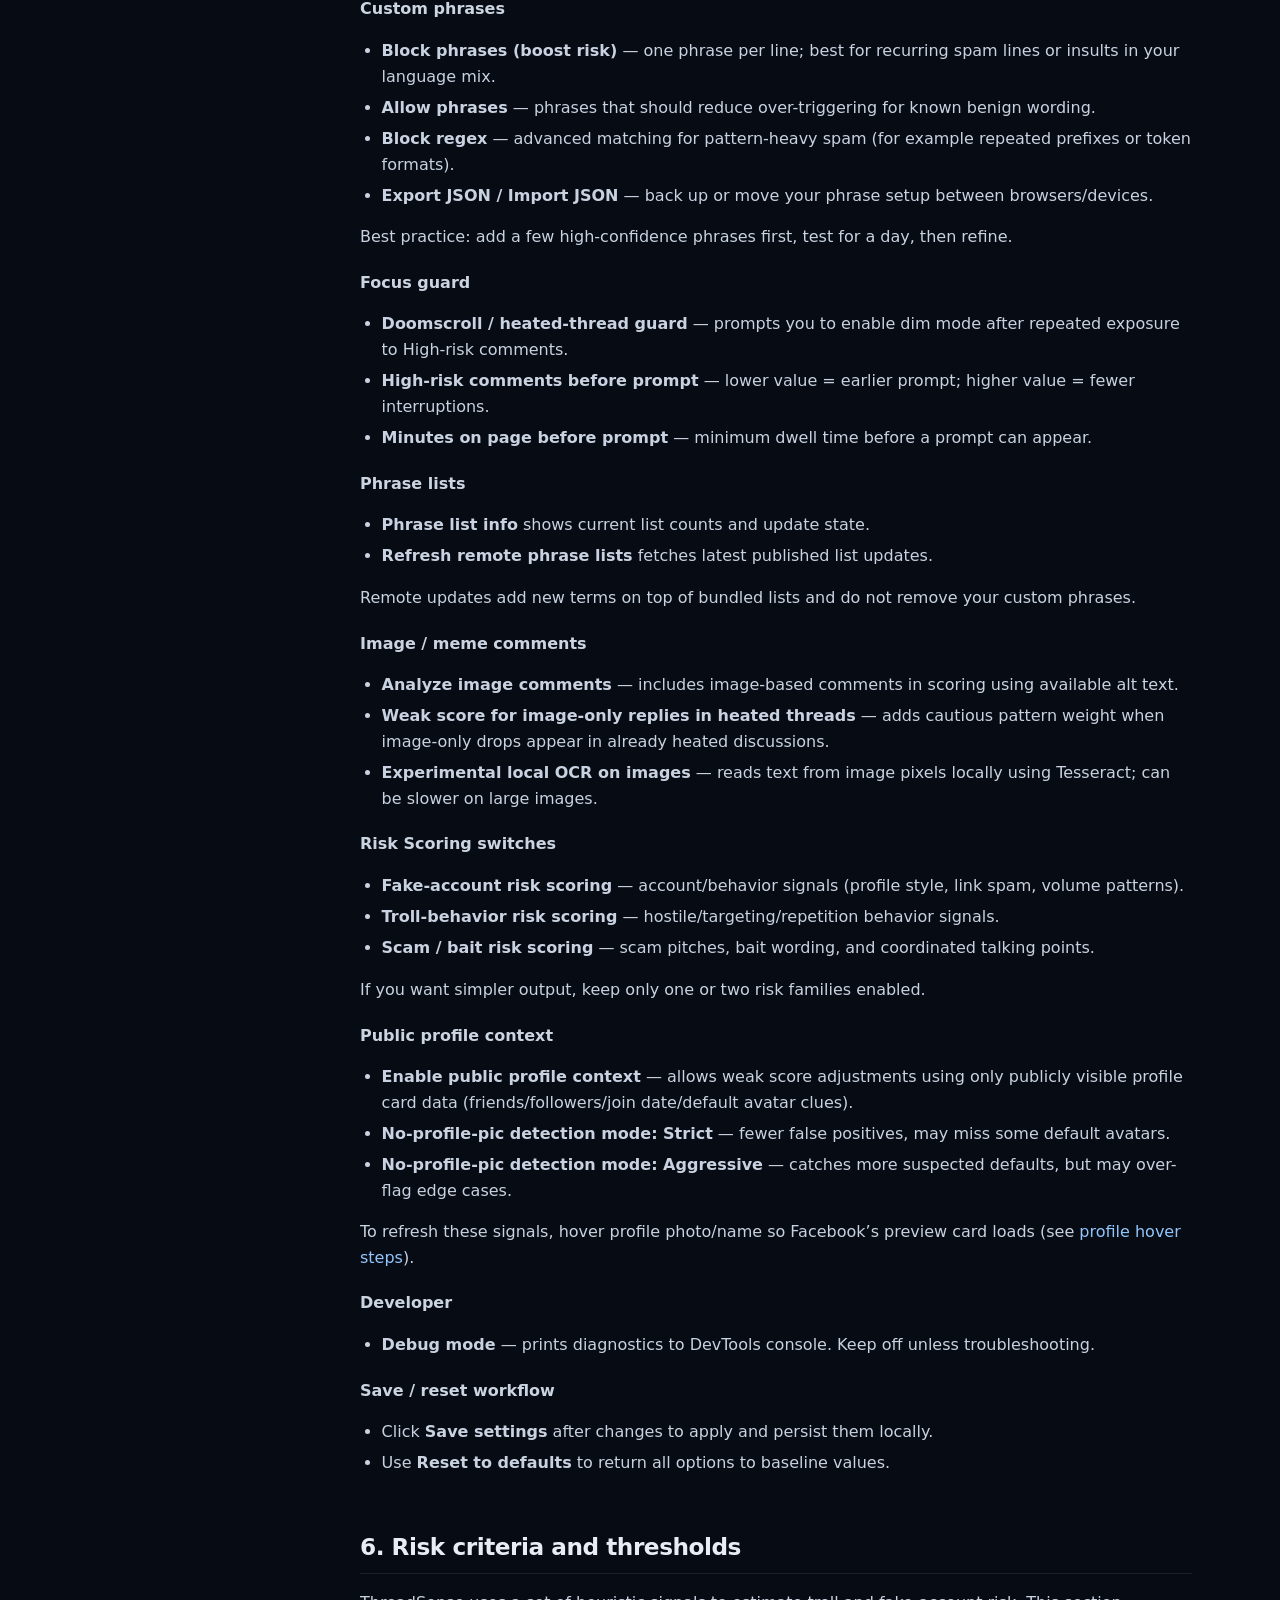
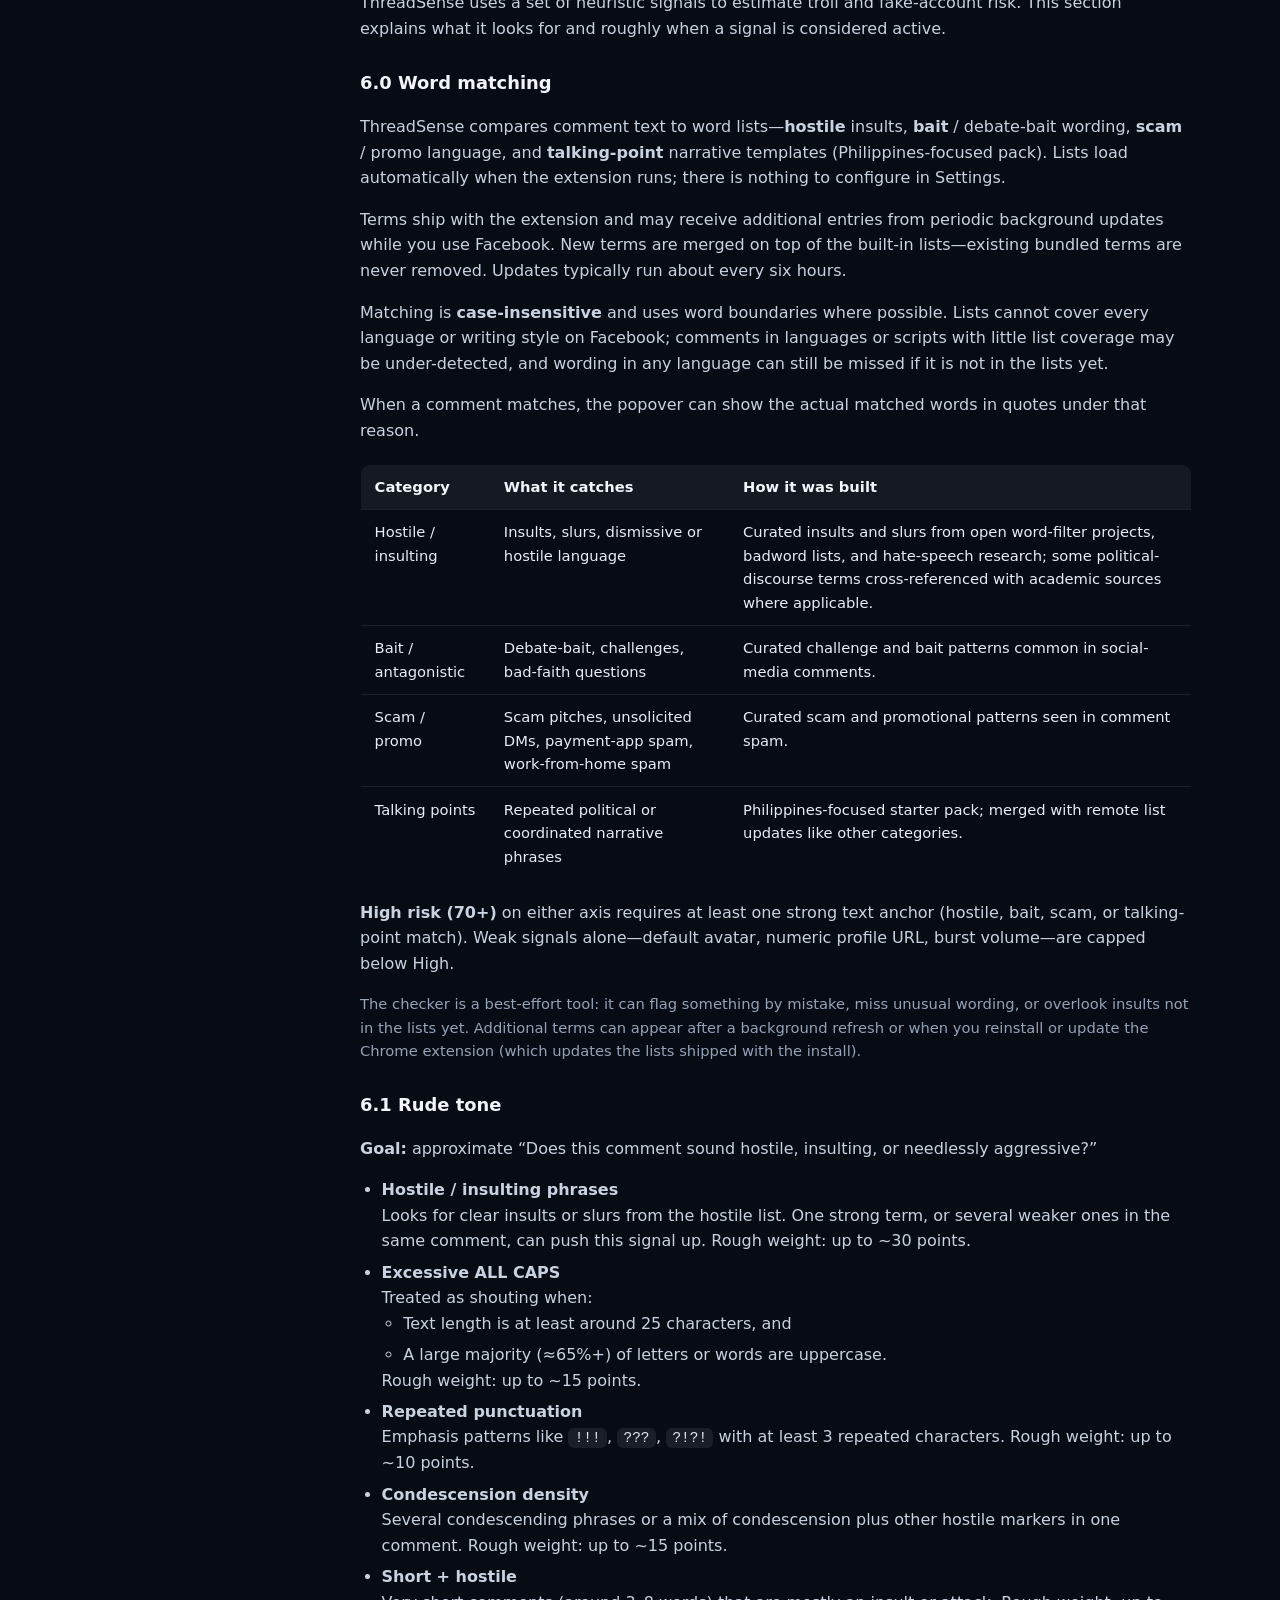
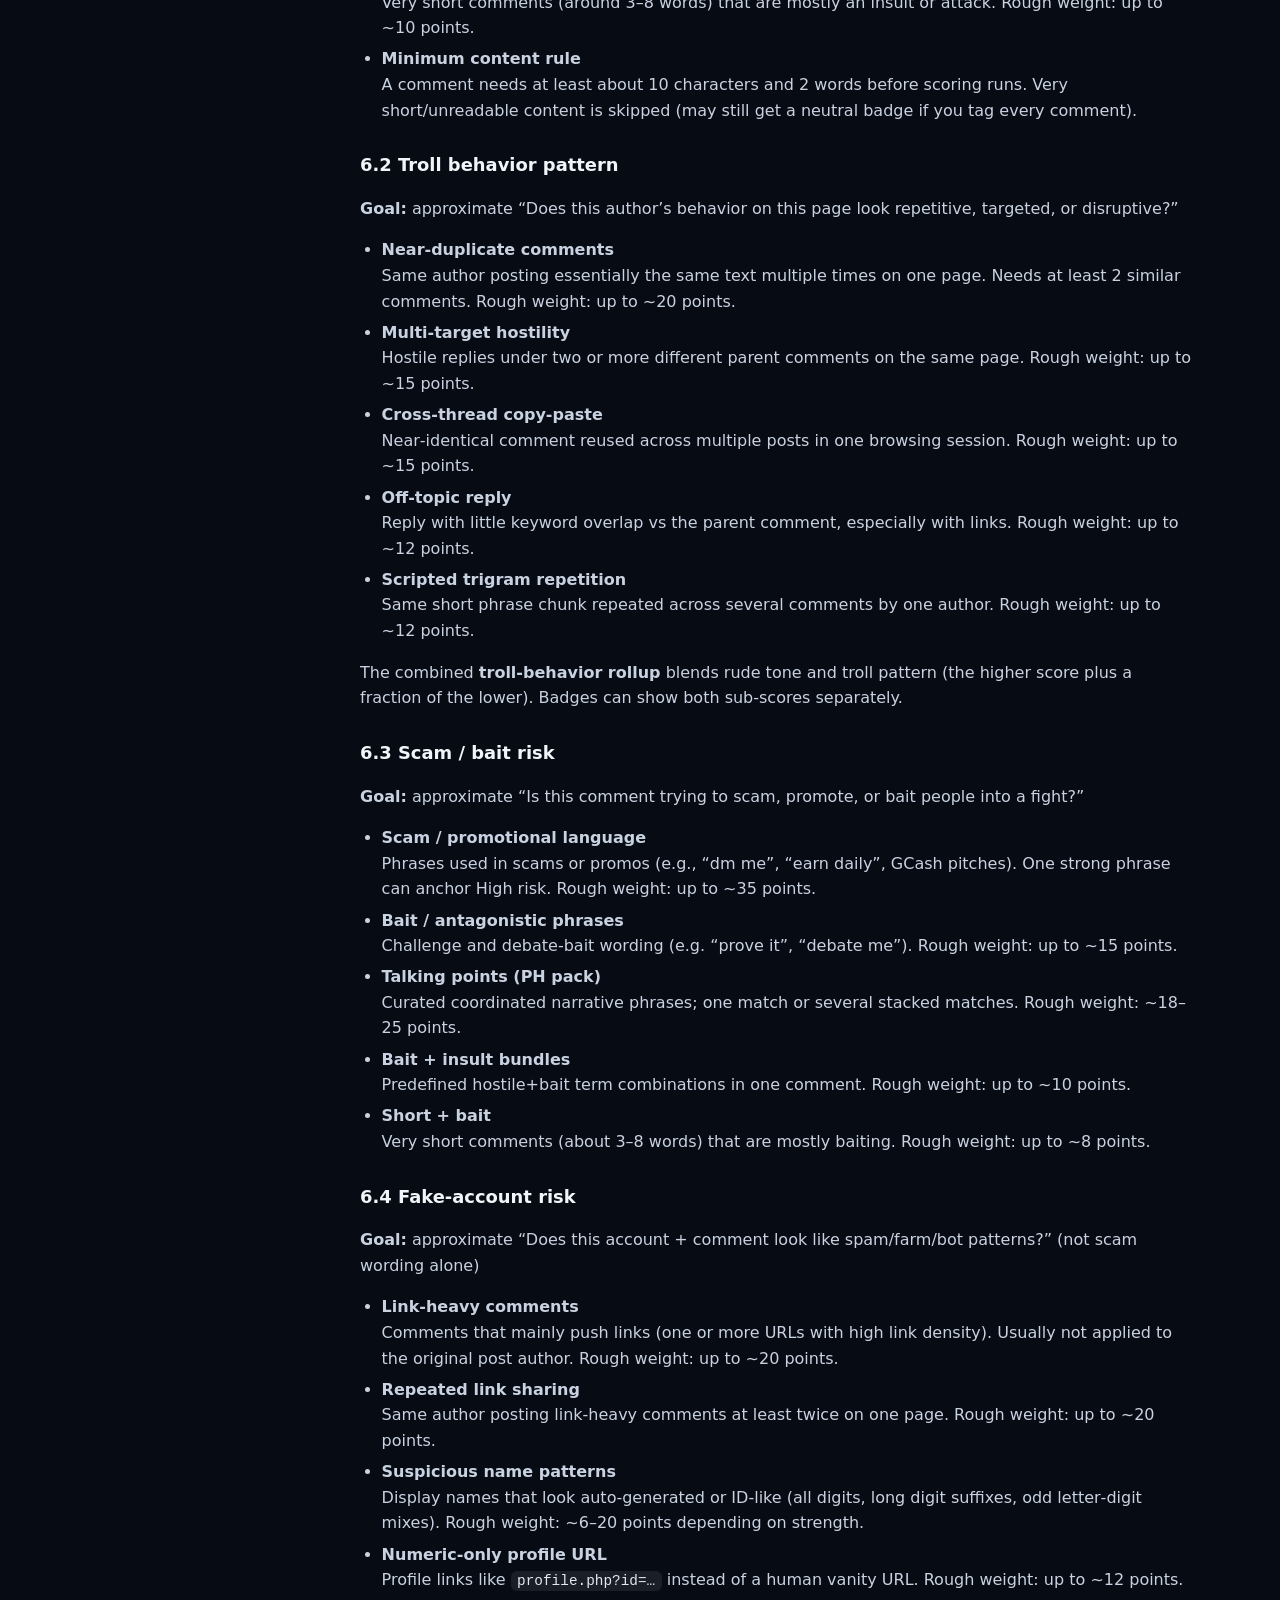
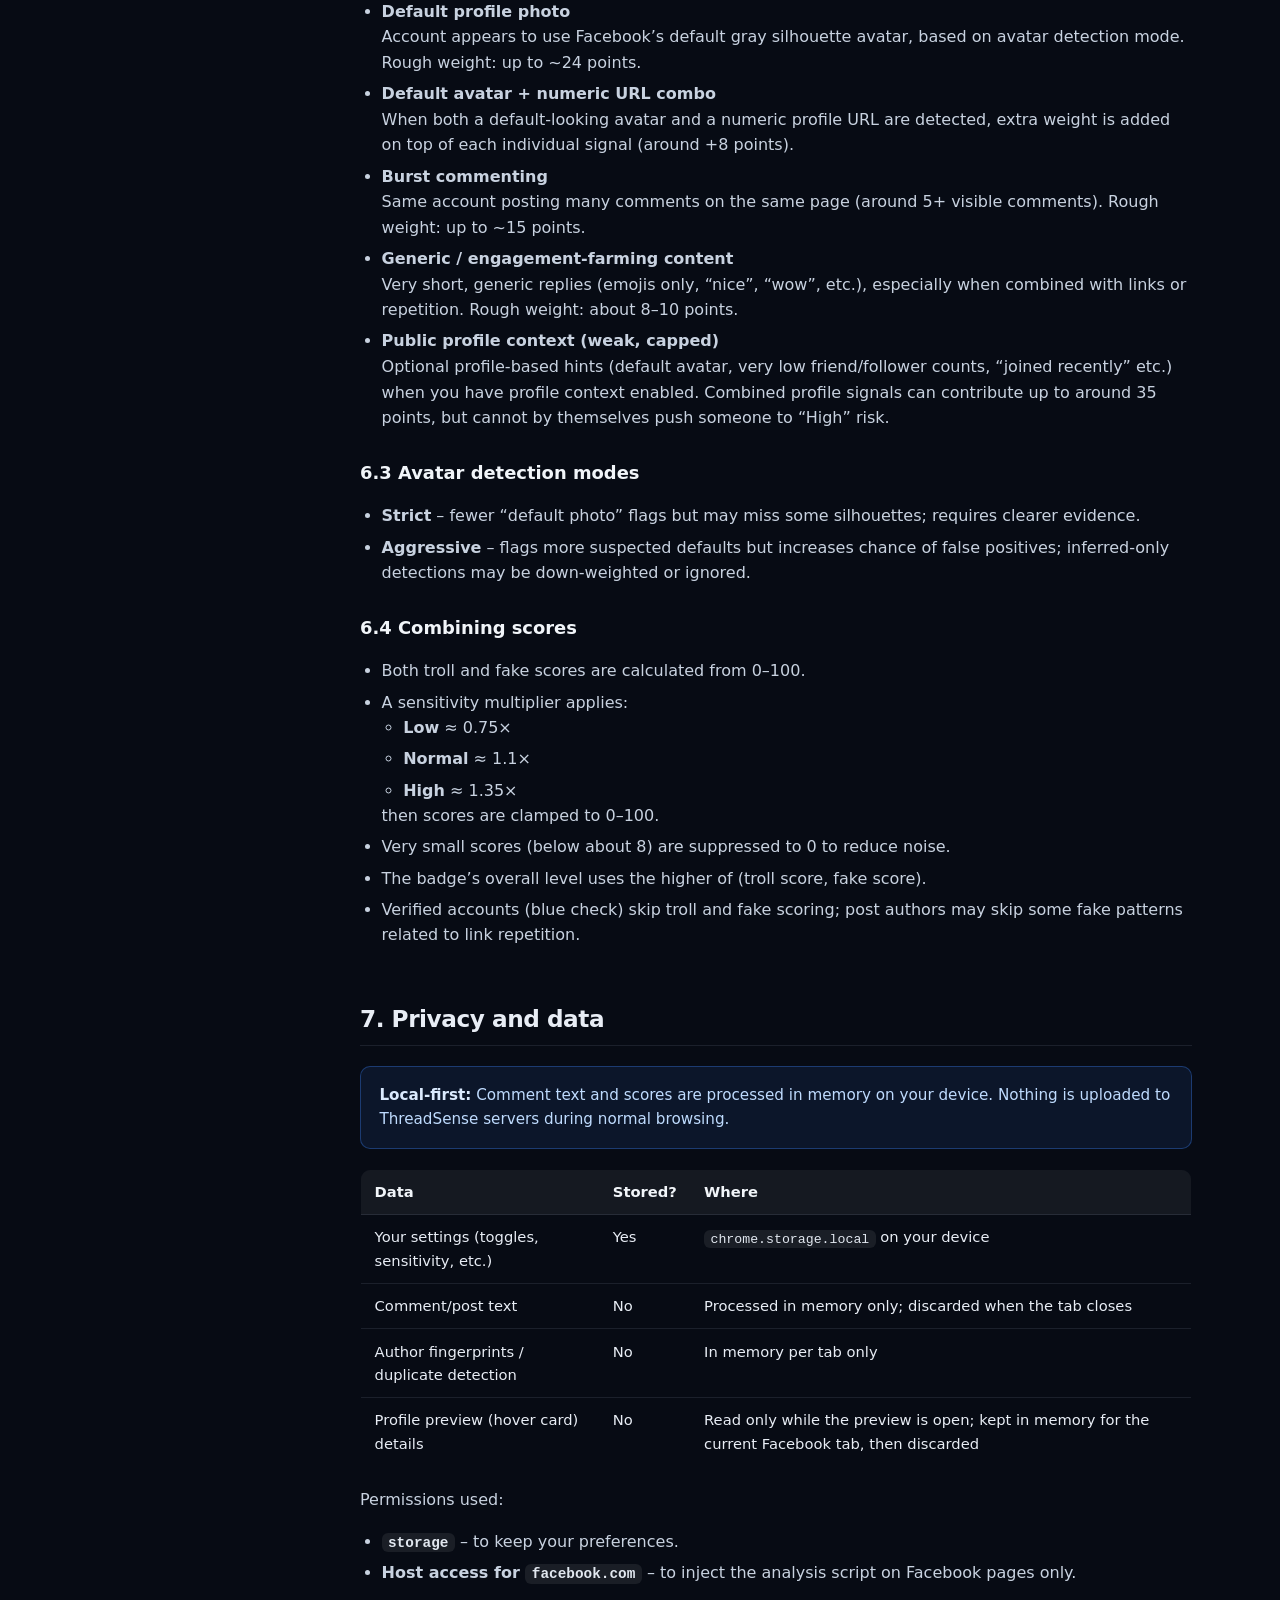
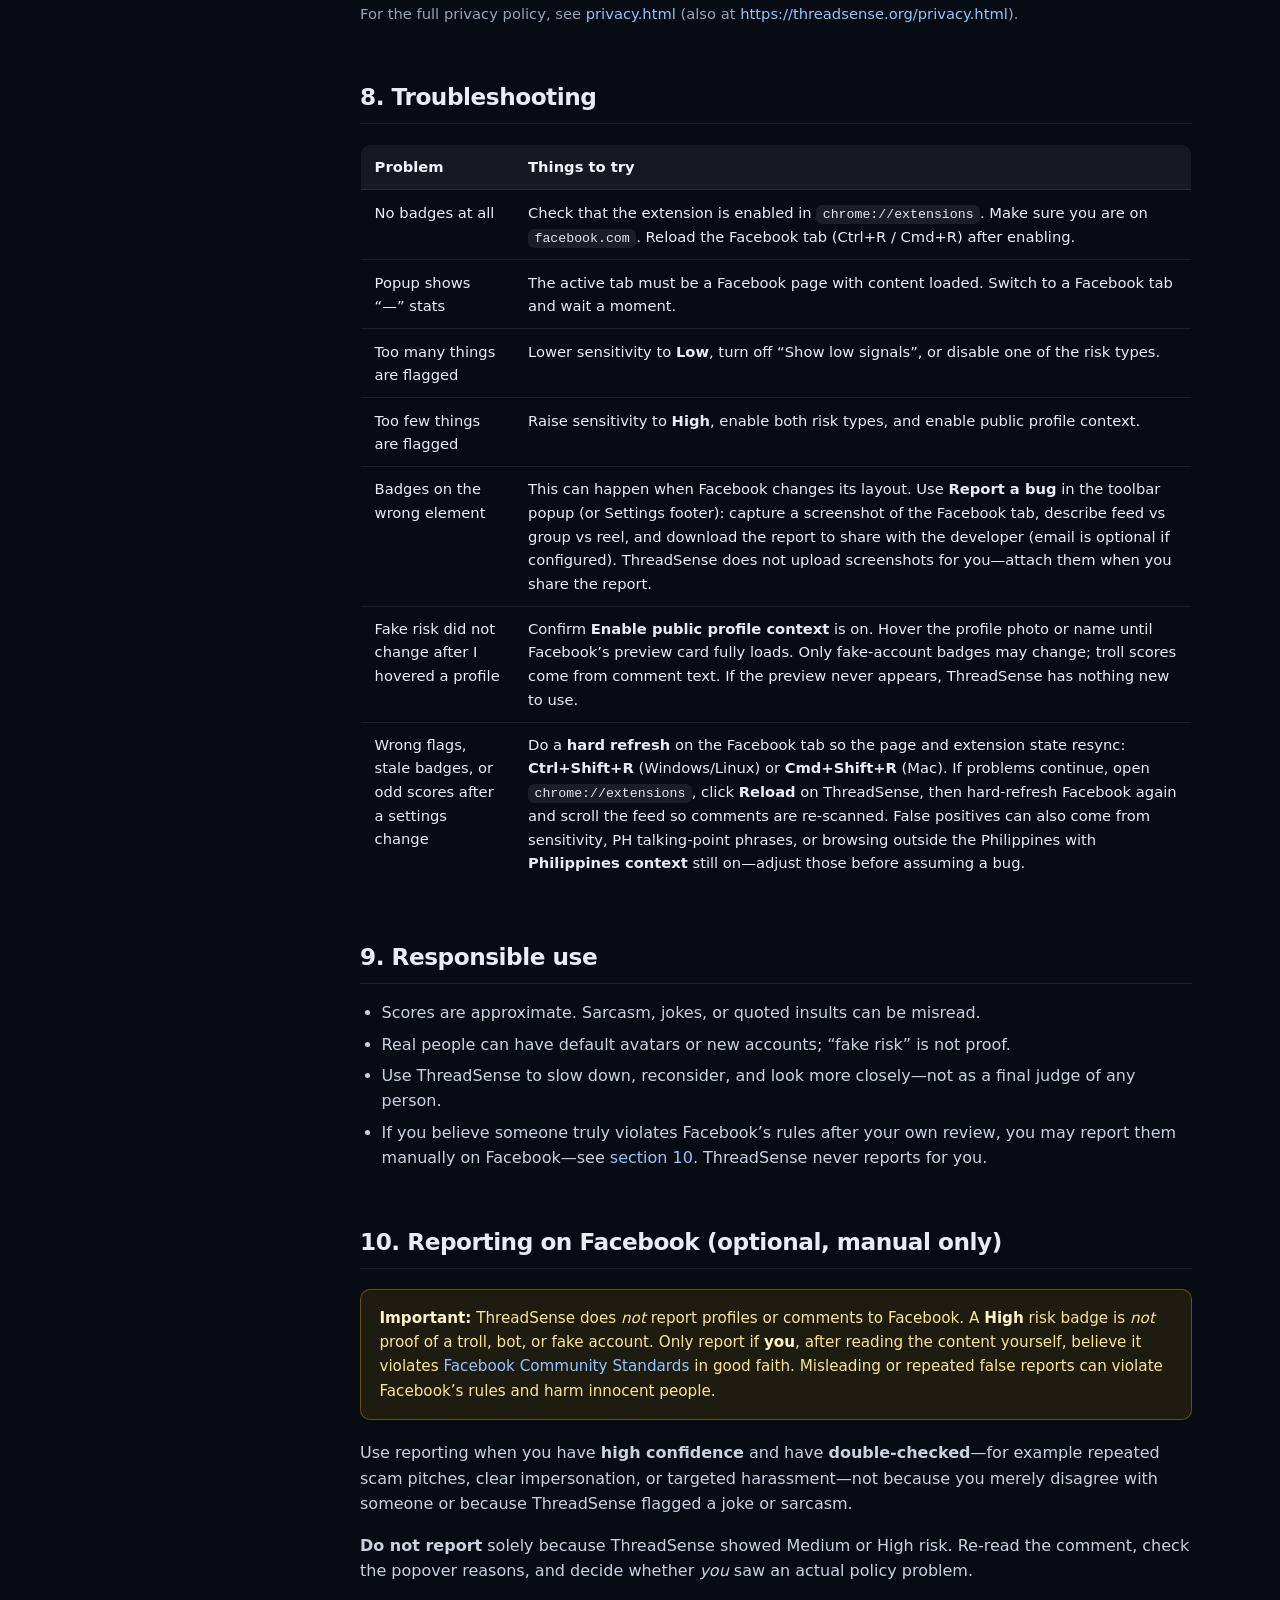
<file: user-guide.html>
<!DOCTYPE html>
<html lang="en">
<head>
  <meta charset="UTF-8">
  <title>ThreadSense for Facebook — User Guide</title>
  <meta name="viewport" content="width=device-width, initial-scale=1">
  <meta name="description" content="Complete user guide for ThreadSense for Facebook: install, badges, settings, risk axes, privacy, and troubleshooting.">
  <meta name="theme-color" content="#070b14">
  <link rel="icon" href="assets/icons/icon32.png" type="image/png" sizes="32x32">
  <link rel="icon" href="assets/icons/icon16.png" type="image/png" sizes="16x16">
  <link rel="apple-touch-icon" href="assets/icons/icon128.png">
  <link rel="stylesheet" href="assets/css/site.css">
  <link rel="stylesheet" href="assets/css/user-guide.css">
</head>
<body class="guide-page">
  <div class="guide-bg" aria-hidden="true">
    <div class="guide-bg__orb guide-bg__orb--1"></div>
    <div class="guide-bg__orb guide-bg__orb--2"></div>
  </div>

  <header class="ts-site-header">
    <div class="ts-container ts-site-header__inner">
      <a class="ts-brand" href="index.html">
        <img src="assets/icons/icon32.png" alt="" width="32" height="32">
        ThreadSense
      </a>
      <button class="ts-nav-toggle" type="button" aria-expanded="false" aria-label="Open menu">Menu</button>
      <nav class="ts-nav" aria-label="Primary">
        <a href="index.html">Home</a>
        <a href="index.html#get-extension">Get extension</a>
        <a href="privacy.html">Privacy</a>
      </nav>
      <a class="ts-btn ts-btn--primary" href="index.html#get-extension">Install</a>
    </div>
  </header>

  <div class="ts-container guide-layout">
    <aside class="guide-sidebar" aria-label="On this page">
      <p class="guide-sidebar__label">On this page</p>
      <ul class="guide-toc">
        <li><a href="#what-it-does">What it does</a></li>
        <li><a href="#quick-start">Quick start</a></li>
        <li><a href="#display-tools">Display &amp; focus</a></li>
        <li><a href="#badges">Badges &amp; popovers</a></li>
        <li><a href="#popup">Toolbar popup</a></li>
        <li><a href="#settings">Settings</a></li>
        <li><a href="#risk-criteria">Risk criteria</a></li>
        <li><a href="#privacy">Privacy</a></li>
        <li><a href="#troubleshooting">Troubleshooting</a></li>
        <li><a href="#responsible-use">Responsible use</a></li>
        <li><a href="#reporting-on-facebook">Reporting</a></li>
        <li><a href="#future-release">Future release</a></li>
      </ul>
    </aside>

    <article class="guide-main">
      <header class="guide-hero reveal">
        <p class="guide-hero__eyebrow"><span aria-hidden="true"></span> Documentation · v0.2.0</p>
        <h1>ThreadSense for Facebook — User Guide</h1>
        <p class="guide-hero__lead">
          Everything you need to install the extension, read risk badges, tune settings, and browse Facebook
          with clearer local signals—without sending your feed to any server.
        </p>
        <div class="guide-hero__meta">
          <span><strong>Platform:</strong> Chrome on desktop</span>
          <span><strong>Site:</strong> facebook.com</span>
          <span><strong>Analysis:</strong> 100% on-device</span>
        </div>
      </header>

      <div class="notice reveal">
        <strong>Important:</strong> ThreadSense never claims anyone is a troll, bot, or fake account.
        Scores are pattern-based guesses and can be wrong. Use them as one input among many—not as proof.
      </div>

      <div class="guide-visual reveal" aria-hidden="true">
        <div class="guide-visual__body">
          <div class="axis-legend">
            <div class="axis-legend__item axis-legend__item--rude">
              <span class="axis-legend__swatch"></span>
              <div><strong>Rude tone</strong><p>Insults, shouting, hostility</p></div>
            </div>
            <div class="axis-legend__item axis-legend__item--pattern">
              <span class="axis-legend__swatch"></span>
              <div><strong>Troll pattern</strong><p>Repetition, targeting, copy-paste</p></div>
            </div>
            <div class="axis-legend__item axis-legend__item--scam">
              <span class="axis-legend__swatch"></span>
              <div><strong>Scam / bait</strong><p>Promos, debate bait, talking points</p></div>
            </div>
            <div class="axis-legend__item axis-legend__item--fake">
              <span class="axis-legend__swatch"></span>
              <div><strong>Fake-account risk</strong><p>Thin profiles, link spam, bursts</p></div>
            </div>
          </div>
        </div>
        <p class="guide-visual__caption">Four independent axes—each with its own score and badge color.</p>
      </div>

  <h2 id="what-it-does">1. What ThreadSense does</h2>

  <p>While you browse Facebook (feed, posts, groups, etc.), ThreadSense:</p>
  <ul>
    <li>Finds visible posts and comments in the page.</li>
    <li>Extracts comment/post text and optional public profile cues.</li>
    <li>Scores each item with several independent heuristics:
      <ul>
        <li><strong>Rude tone</strong> — insults, shouting, condescension, and heated language.</li>
        <li><strong>Troll pattern</strong> — repetition, multi-target hostility, copy-paste, and drive-by replies.</li>
        <li><strong>Scam / bait</strong> — promotional scams, debate bait, coordinated talking points, and bait bundles.</li>
        <li><strong>Fake-account risk</strong> — link spam, thin profiles, default avatars, burst activity, etc.</li>
      </ul>
    </li>
    <li>Annotates content with badges you can click for explanations.</li>
  </ul>

  <p>
    Analysis is reactive: as new comments appear while you scroll, ThreadSense re-runs on visible content.
    There is no background scraping of other pages.
  </p>

  <h3>What ThreadSense does not do</h3>
  <ul>
    <li>Hide, report, block, or reply to comments automatically.</li>
    <li>Read private messages or anything you cannot already see on the page.</li>
    <li>Store names, profile URLs, or comment text after you close the tab.</li>
    <li>Judge political affiliation, protected traits, or mental health.</li>
  </ul>

  <h2 id="quick-start">2. Quick start</h2>

  <div class="guide-visual reveal" aria-labelledby="quick-start-visual">
    <div class="guide-visual__body" id="quick-start-visual">
      <div class="step-flow">
        <div class="step-flow__item"><strong>Install</strong><span>Chrome Web Store or tester package</span></div>
        <div class="step-flow__item"><strong>Enable</strong><span>chrome://extensions → ThreadSense on</span></div>
        <div class="step-flow__item"><strong>Open Facebook</strong><span>Desktop feed, groups, or posts</span></div>
        <div class="step-flow__item"><strong>Scroll</strong><span>Comments load as you browse</span></div>
        <div class="step-flow__item"><strong>Spot badges</strong><span>Colored pills beside comments</span></div>
        <div class="step-flow__item"><strong>Click a badge</strong><span>Open the explanation popover</span></div>
      </div>
    </div>
    <p class="guide-visual__caption">Typical first-session flow—badges appear as visible comments are analyzed.</p>
  </div>

  <ol>
    <li>Install ThreadSense from the Chrome Web Store or the tester link.</li>
    <li>In Chrome, open <code>chrome://extensions</code> and make sure ThreadSense is enabled.</li>
    <li>Go to <a href="https://www.facebook.com" target="_blank" rel="noopener">facebook.com</a>.</li>
    <li>Scroll until you see posts with comments.</li>
    <li>Look for <strong>ThreadSense badges</strong> next to comments and some posts.</li>
    <li>Click a badge to open the explanation popover.</li>
  </ol>

  <p>If you see no badges at all, see <a href="#troubleshooting">Troubleshooting</a>.</p>

  <h2 id="display-tools">2a. Display, authors, and focus</h2>

  <div class="guide-visual reveal">
    <div class="guide-visual__body">
      <div class="feature-chips">
        <span class="feature-chip">Soft-hide dim / collapse</span>
        <span class="feature-chip">Author snooze</span>
        <span class="feature-chip">Custom phrases</span>
        <span class="feature-chip">Copy analysis</span>
        <span class="feature-chip">Thread heat</span>
        <span class="feature-chip">Focus guard</span>
      </div>
    </div>
    <p class="guide-visual__caption">Tools that change how noisy threads look on your screen—Facebook content is never removed.</p>
  </div>

  <ul>
    <li><strong>Soft-hide</strong> — dim or collapse Medium/High comments (Settings → Display). Planned:
      <a href="#future-release">per-axis score thresholds</a>.</li>
    <li><strong>Author snooze</strong> — 24h / 7d / forever from the popover; list in Settings → Authors.</li>
    <li><strong>Custom phrases</strong> — block/allow lines and optional regex; import/export JSON.</li>
    <li><strong>Copy analysis</strong> — popover button and popup “Copy thread snapshot”.</li>
    <li><strong>Thread heat</strong> — colored strip on busy posts when subthreads flare up.</li>
    <li><strong>Focus guard</strong> — optional prompt to enable dim mode after many High comments.</li>
  </ul>

  <h2 id="badges">3. Badges, highlights, and popovers</h2>

  <div class="guide-visual reveal">
    <div class="guide-visual__body">
      <div class="badge-showcase" aria-hidden="true">
        <span class="badge-pill badge-pill--rude">Rude Med</span>
        <span class="badge-pill badge-pill--pattern">Pattern Low</span>
        <span class="badge-pill badge-pill--scam">Scam/Bait High</span>
        <span class="badge-pill badge-pill--fake">Fake Low</span>
        <span class="badge-pill badge-pill--neutral">No signals</span>
      </div>
      <div class="mock-feed">
        <div class="mock-feed__comment">
          <div class="mock-feed__avatar"></div>
          <div class="mock-feed__lines">
            <div class="mock-feed__line mock-feed__line--med"></div>
            <div class="mock-feed__line"></div>
            <div class="badge-showcase" style="margin: 0.35rem 0 0;">
              <span class="badge-pill badge-pill--rude">Rude Med</span>
              <span class="badge-pill badge-pill--scam">Scam/Bait High</span>
            </div>
          </div>
        </div>
        <div class="mock-popover">
          <p class="mock-popover__title">Explanation popover</p>
          <div class="mock-popover__scores">
            <div class="mock-score mock-score--rude">Rude 52</div>
            <div class="mock-score mock-score--pattern">Pattern 18</div>
            <div class="mock-score mock-score--scam">Scam 74</div>
            <div class="mock-score mock-score--fake">Fake 22</div>
          </div>
        </div>
      </div>
    </div>
    <p class="guide-visual__caption">Illustration: badges on a comment and the draggable detail popover (not a screenshot—layout may vary on Facebook).</p>
  </div>

  <h3>Badge types</h3>
  <ul>
    <li>
      <span class="badge">Risk badges</span> — separate colored pills per axis (orange Rude, purple Pattern,
      teal Scam/Bait, blue Fake), each with its own Low/Med/High color.
    </li>
    <li>
      <span class="badge">No signals badge</span> — gray <code>No signals</code> when the “Tag every comment”
      setting is on and nothing triggered.
    </li>
  </ul>

  <h3>Score levels</h3>

  <div class="level-bands reveal" aria-hidden="true">
    <div class="level-band level-band--low"><strong>Low</strong>0–39 · weak signal</div>
    <div class="level-band level-band--med"><strong>Medium</strong>40–69 · worth a look</div>
    <div class="level-band level-band--high"><strong>High</strong>70–100 · be cautious</div>
  </div>

  <p>Each comment/post can have:</p>
  <table>
    <thead>
      <tr>
        <th>Level</th>
        <th>Range</th>
        <th>Meaning</th>
      </tr>
    </thead>
    <tbody>
      <tr>
        <td>Low</td>
        <td>0–39</td>
        <td>Weak pattern; often harmless or ambiguous.</td>
      </tr>
      <tr>
        <td>Medium</td>
        <td>40–69</td>
        <td>Stronger pattern; worth a closer look.</td>
      </tr>
      <tr>
        <td>High</td>
        <td>70–100</td>
        <td>Many signals combined; be cautious and double-check.</td>
      </tr>
    </tbody>
  </table>

  <p>
    The badge color and any left-border highlight use the <strong>highest</strong> score among rude, troll pattern,
    scam/bait, fake-account rollup, and the combined troll rollup.
  </p>

  <h3>Popover contents</h3>

  <p>Click a badge to see:</p>
  <ul>
    <li>Separate score cards for <strong>Rude tone</strong>, <strong>Troll pattern</strong>, <strong>Scam / bait</strong>, and <strong>Fake account</strong> (when each is enabled).</li>
    <li>A short interpretation when rude vs pattern signals point in different directions.</li>
    <li>Reason lists under each axis (for example hostile phrases, scam wording, duplicate comments, default avatar).</li>
    <li>Matched words or phrases in quotes when the checker found specific text on that comment.</li>
    <li>The popover is <strong>draggable</strong> so you can move it away from comments while reading.</li>
    <li>Long explanations are shown in a <strong>scrollable</strong> content area inside the popover.</li>
    <li>A disclaimer reminding you that these are heuristic estimates, not verdicts.</li>
  </ul>

  <h3 id="profile-hover">Refreshing badges by hovering a profile photo or name</h3>

  <p>
    The first time ThreadSense scores a comment, it may not yet know much about the person’s account—only
    what is visible on the comment itself (name, link style, avatar in the thread). Extra clues such as
    friend count, follower count, or “joined Facebook in …” often appear only when Facebook shows its
    profile preview card.
  </p>

  <div class="guide-visual reveal">
    <div class="guide-visual__body">
      <div class="hover-demo" aria-hidden="true">
        <div class="hover-demo__panel">Hover profile<br>photo or name</div>
        <div class="hover-demo__arrow" aria-hidden="true">→</div>
        <div class="hover-demo__panel">
          <div class="hover-demo__card">Facebook preview card loads</div>
          <p style="margin: 0.5rem 0 0; font-size: 0.8rem;">Friends · Joined · Avatar</p>
        </div>
      </div>
    </div>
    <p class="guide-visual__caption">Profile hover refreshes fake-account cues from public preview data only.</p>
  </div>

  <p><strong>To update risk flags for that person’s comments on the page:</strong></p>
  <ol>
    <li>In <strong>Settings</strong>, turn on <strong>Enable public profile context</strong> (recommended; on by default).</li>
    <li>On Facebook, pause the mouse over the commenter’s <strong>profile picture</strong> or <strong>name</strong>
      until Facebook’s preview popup appears (the small card with their photo and stats).</li>
    <li>Wait a moment for the card to finish loading. ThreadSense reads only what is already visible there—nothing
      is sent to a server and nothing is saved after you close the tab.</li>
    <li>Badges on <strong>all of that person’s comments</strong> on the current page may change. The badge may
      flash briefly with a blue outline so you can see it was updated.</li>
  </ol>

  <p>
    This mainly adjusts <strong>fake-account risk</strong> (thin or new-looking profiles, default photo on the
    preview, and similar weak signals). It does not re-read the comment text for troll scoring. If the preview
    never opens or stays empty, badges will stay as they were.
  </p>

  <h2 id="popup">4. Toolbar popup</h2>

  <div class="guide-visual reveal">
    <div class="guide-visual__body">
      <div class="mock-popup" aria-hidden="true">
        <div class="mock-popup__head">
          <img src="assets/icons/icon32.png" alt="" width="24" height="24">
          ThreadSense
        </div>
        <div class="mock-popup__stats">
          <div class="mock-popup__stat"><strong>42</strong><span>Scanned</span></div>
          <div class="mock-popup__stat"><strong>3</strong><span>High</span></div>
          <div class="mock-popup__stat"><strong>8</strong><span>Med</span></div>
          <div class="mock-popup__stat"><strong>31</strong><span>Low</span></div>
        </div>
        <div class="mock-popup__toggles">
          <div class="mock-popup__row">Enable on Facebook <span class="mock-toggle"></span></div>
          <div class="mock-popup__row">Show low signals <span class="mock-toggle mock-toggle--off"></span></div>
          <div class="mock-popup__row">Tag every comment <span class="mock-toggle mock-toggle--off"></span></div>
        </div>
      </div>
    </div>
    <p class="guide-visual__caption">Popup summary for the active Facebook tab—stats show “—” on non-Facebook pages.</p>
  </div>

  <p>Click the ThreadSense icon in the Chrome toolbar to open the popup.</p>

  <h3>Tab stats</h3>
  <table>
    <thead>
      <tr>
        <th>Stat</th>
        <th>Meaning</th>
      </tr>
    </thead>
    <tbody>
      <tr>
        <td>Scanned</td>
        <td>Number of posts/comments analyzed on the active Facebook tab.</td>
      </tr>
      <tr>
        <td>High / Medium / Low</td>
        <td>How many items fell into each combined level band.</td>
      </tr>
    </tbody>
  </table>

  <p>The popup shows “—” if the active tab is not a Facebook page with the extension running.</p>

  <h3>Quick settings</h3>

  <p>In the popup, you can toggle:</p>
  <ul>
    <li><strong>Enable on Facebook</strong> – turn ThreadSense on/off for Facebook.</li>
    <li><strong>Show low signals</strong> – show or hide Low-level badges.</li>
    <li><strong>Tag every comment</strong> – give every comment a badge (including “No signals”).</li>
  </ul>

  <p>Changes apply immediately to the current Facebook tab.</p>

  <h3>Feedback (bugs and suggestions)</h3>

  <p>
    In the popup footer, <strong>Report a bug</strong> and <strong>Send suggestion</strong> open in-extension forms.
    For bugs, if you were on Facebook, ThreadSense may capture one screenshot of that Facebook tab automatically
    (you do not need to keep Facebook in front). You can add more images, edit your description, then
    <strong>Download report</strong> or <strong>Download suggestion</strong> to save
    <code>threadsense-bug-report.txt</code> or <code>threadsense-suggestion.txt</code> plus any screenshot files,
    and copy diagnostic text to your clipboard. <strong>No account is required.</strong> Share the downloaded files
    with the developer by email, chat, or any channel you prefer.
  </p>
  <p>
    Optional: <strong>Send via email</strong> opens your mail app with a pre-filled message to
    <strong><a href="mailto:info@threadsense.org">info@threadsense.org</a></strong> (attach downloaded images manually). Use <strong>Capture Facebook tab</strong>
    on the bug or suggestion page to grab a Facebook tab in the same window even when the form is open—ThreadSense
    captures that tab directly, not whatever tab is visible on screen. Nothing is uploaded to ThreadSense automatically.
  </p>

  <h2 id="settings">5. Settings (options page)</h2>

  <div class="guide-visual reveal">
    <div class="guide-visual__body">
      <div class="settings-grid" aria-hidden="true">
        <div class="settings-grid__card"><strong>General</strong>Master on/off, tag all</div>
        <div class="settings-grid__card"><strong>Sensitivity</strong>Low · Normal · High</div>
        <div class="settings-grid__card"><strong>Display</strong>Soft-hide modes</div>
        <div class="settings-grid__card"><strong>Authors</strong>Snooze list</div>
        <div class="settings-grid__card"><strong>Phrases</strong>Block / allow / regex</div>
        <div class="settings-grid__card"><strong>Focus guard</strong>Doomscroll prompt</div>
        <div class="settings-grid__card"><strong>Image / OCR</strong>Alt text &amp; Tesseract</div>
        <div class="settings-grid__card"><strong>Risk scoring</strong>Per-axis toggles</div>
        <div class="settings-grid__card"><strong>Profile</strong>Public context</div>
      </div>
    </div>
    <p class="guide-visual__caption">Options page sections—open via popup “All settings” or chrome://extensions.</p>
  </div>

  <p>You can open the full settings page by:</p>
  <ul>
    <li>Clicking <strong>All settings</strong> in the toolbar popup, or</li>
    <li>Going to Chrome’s extension list → ThreadSense → <strong>Extension options</strong>.</li>
  </ul>

  <h3>How to use every setting</h3>

  <h4>General</h4>
  <ul>
    <li><strong>Enable extension</strong> — master switch. Turn off if you want to browse Facebook without any ThreadSense analysis.</li>
    <li><strong>Show low-signal results</strong> — when off, Low items are hidden so you can focus on Medium/High comments only.</li>
    <li><strong>Tag every comment with a status badge</strong> — adds a badge to almost everything (including “No signals”). Turn on for auditing; turn off for a cleaner feed.</li>
    <li><strong>Pile-on thread warnings</strong> — shows informational notices for pile-ons and heated posts. It does not add points to any score.</li>
    <li><strong>I browse in Philippines context</strong> — keeps Philippines-specific timing and talking-point logic aligned with local browsing. Turn off when traveling in another timezone to reduce false positives from local-hour signals.</li>
  </ul>

  <h4>Sensitivity</h4>
  <ul>
    <li><strong>Low</strong> — fewer alerts, stricter thresholds, best when you want fewer false alarms.</li>
    <li><strong>Normal</strong> — recommended default for everyday use.</li>
    <li><strong>High</strong> — catches more risky patterns, but may increase false positives.</li>
  </ul>

  <h4>Display</h4>
  <ul>
    <li><strong>Soft-hide: Off</strong> — show badges only; nothing is dimmed/collapsed.</li>
    <li><strong>Soft-hide: Dim</strong> — lowers opacity for Medium+ comments.</li>
    <li><strong>Soft-hide: Collapse High</strong> — hides only High until you expand manually.</li>
    <li><strong>Soft-hide: Collapse Medium and High</strong> — most aggressive band-based cleanup mode.</li>
  </ul>
  <p>
    Planned: auto-hide by numeric score per category (Rude, Pattern, Scam/Bait, Fake) with its own Dim/Collapse mode —
    see <a href="#future-release">Future release</a>.
  </p>
  <p>Tip: start with <strong>Dim</strong> first. Move to collapse modes only if your feed is still noisy.</p>

  <h4>Authors</h4>
  <ul>
    <li>Use badge popover buttons to snooze a person for <strong>24h</strong>, <strong>7d</strong>, or <strong>always</strong>.</li>
    <li>The <strong>Authors</strong> section lists snoozed accounts for the current device profile.</li>
    <li><strong>Clear all snoozes</strong> removes every saved snooze immediately.</li>
  </ul>

  <h4>Custom phrases</h4>
  <ul>
    <li><strong>Block phrases (boost risk)</strong> — one phrase per line; best for recurring spam lines or insults in your language mix.</li>
    <li><strong>Allow phrases</strong> — phrases that should reduce over-triggering for known benign wording.</li>
    <li><strong>Block regex</strong> — advanced matching for pattern-heavy spam (for example repeated prefixes or token formats).</li>
    <li><strong>Export JSON / Import JSON</strong> — back up or move your phrase setup between browsers/devices.</li>
  </ul>
  <p>Best practice: add a few high-confidence phrases first, test for a day, then refine.</p>

  <h4>Focus guard</h4>
  <ul>
    <li><strong>Doomscroll / heated-thread guard</strong> — prompts you to enable dim mode after repeated exposure to High-risk comments.</li>
    <li><strong>High-risk comments before prompt</strong> — lower value = earlier prompt; higher value = fewer interruptions.</li>
    <li><strong>Minutes on page before prompt</strong> — minimum dwell time before a prompt can appear.</li>
  </ul>

  <h4>Phrase lists</h4>
  <ul>
    <li><strong>Phrase list info</strong> shows current list counts and update state.</li>
    <li><strong>Refresh remote phrase lists</strong> fetches latest published list updates.</li>
  </ul>
  <p>Remote updates add new terms on top of bundled lists and do not remove your custom phrases.</p>

  <h4>Image / meme comments</h4>
  <ul>
    <li><strong>Analyze image comments</strong> — includes image-based comments in scoring using available alt text.</li>
    <li><strong>Weak score for image-only replies in heated threads</strong> — adds cautious pattern weight when image-only drops appear in already heated discussions.</li>
    <li><strong>Experimental local OCR on images</strong> — reads text from image pixels locally using Tesseract; can be slower on large images.</li>
  </ul>

  <h4>Risk Scoring switches</h4>
  <ul>
    <li><strong>Fake-account risk scoring</strong> — account/behavior signals (profile style, link spam, volume patterns).</li>
    <li><strong>Troll-behavior risk scoring</strong> — hostile/targeting/repetition behavior signals.</li>
    <li><strong>Scam / bait risk scoring</strong> — scam pitches, bait wording, and coordinated talking points.</li>
  </ul>
  <p>If you want simpler output, keep only one or two risk families enabled.</p>

  <h4>Public profile context</h4>
  <ul>
    <li><strong>Enable public profile context</strong> — allows weak score adjustments using only publicly visible profile card data (friends/followers/join date/default avatar clues).</li>
    <li><strong>No-profile-pic detection mode: Strict</strong> — fewer false positives, may miss some default avatars.</li>
    <li><strong>No-profile-pic detection mode: Aggressive</strong> — catches more suspected defaults, but may over-flag edge cases.</li>
  </ul>
  <p>To refresh these signals, hover profile photo/name so Facebook’s preview card loads (see <a href="#profile-hover">profile hover steps</a>).</p>

  <h4>Developer</h4>
  <ul>
    <li><strong>Debug mode</strong> — prints diagnostics to DevTools console. Keep off unless troubleshooting.</li>
  </ul>

  <h4>Save / reset workflow</h4>
  <ul>
    <li>Click <strong>Save settings</strong> after changes to apply and persist them locally.</li>
    <li>Use <strong>Reset to defaults</strong> to return all options to baseline values.</li>
  </ul>

  <h2 id="risk-criteria">6. Risk criteria and thresholds</h2>

  <p>
    ThreadSense uses a set of heuristic signals to estimate troll and fake-account risk. This section
    explains what it looks for and roughly when a signal is considered active.
  </p>

  <h3>6.0 Word matching</h3>

  <p>
    ThreadSense compares comment text to word lists—<strong>hostile</strong> insults,
    <strong>bait</strong> / debate-bait wording, <strong>scam</strong> / promo language, and
    <strong>talking-point</strong> narrative templates (Philippines-focused pack). Lists load
    automatically when the extension runs; there is nothing to configure in Settings.
  </p>

  <p>
    Terms ship with the extension and may receive additional entries from periodic background updates while
    you use Facebook. New terms are merged on top of the built-in lists—existing bundled terms are never
    removed. Updates typically run about every six hours.
  </p>

  <p>
    Matching is <strong>case-insensitive</strong> and uses word boundaries where possible. Lists cannot cover
    every language or writing style on Facebook; comments in languages or scripts with little list coverage may
    be under-detected, and wording in any language can still be missed if it is not in the lists yet.
  </p>

  <p>
    When a comment matches, the popover can show the actual matched words in quotes under that reason.
  </p>

  <table>
    <thead>
      <tr>
        <th>Category</th>
        <th>What it catches</th>
        <th>How it was built</th>
      </tr>
    </thead>
    <tbody>
      <tr>
        <td>Hostile / insulting</td>
        <td>Insults, slurs, dismissive or hostile language</td>
        <td>
          Curated insults and slurs from open word-filter projects, badword lists, and hate-speech research;
          some political-discourse terms cross-referenced with academic sources where applicable.
        </td>
      </tr>
      <tr>
        <td>Bait / antagonistic</td>
        <td>Debate-bait, challenges, bad-faith questions</td>
        <td>Curated challenge and bait patterns common in social-media comments.</td>
      </tr>
      <tr>
        <td>Scam / promo</td>
        <td>Scam pitches, unsolicited DMs, payment-app spam, work-from-home spam</td>
        <td>Curated scam and promotional patterns seen in comment spam.</td>
      </tr>
      <tr>
        <td>Talking points</td>
        <td>Repeated political or coordinated narrative phrases</td>
        <td>Philippines-focused starter pack; merged with remote list updates like other categories.</td>
      </tr>
    </tbody>
  </table>

  <p>
    <strong>High risk (70+)</strong> on either axis requires at least one strong text anchor (hostile, bait, scam,
    or talking-point match). Weak signals alone—default avatar, numeric profile URL, burst volume—are capped below High.
  </p>

  <p class="muted">
    The checker is a best-effort tool: it can flag something by mistake, miss unusual wording, or overlook
    insults not in the lists yet. Additional terms can appear after a background refresh or when you reinstall
    or update the Chrome extension (which updates the lists shipped with the install).
  </p>

  <h3>6.1 Rude tone</h3>

  <p><strong>Goal:</strong> approximate “Does this comment sound hostile, insulting, or needlessly aggressive?”</p>

  <ul>
    <li>
      <strong>Hostile / insulting phrases</strong><br>
      Looks for clear insults or slurs from the hostile list. One strong term,
      or several weaker ones in the same comment, can push this signal up. Rough weight: up to ~30 points.
    </li>
    <li>
      <strong>Excessive ALL CAPS</strong><br>
      Treated as shouting when:
      <ul>
        <li>Text length is at least around 25 characters, and</li>
        <li>A large majority (≈65%+) of letters or words are uppercase.</li>
      </ul>
      Rough weight: up to ~15 points.
    </li>
    <li>
      <strong>Repeated punctuation</strong><br>
      Emphasis patterns like <code>!!!</code>, <code>???</code>, <code>?!?!</code> with at least 3 repeated characters.
      Rough weight: up to ~10 points.
    </li>
    <li>
      <strong>Condescension density</strong><br>
      Several condescending phrases or a mix of condescension plus other hostile markers in one comment.
      Rough weight: up to ~15 points.
    </li>
    <li>
      <strong>Short + hostile</strong><br>
      Very short comments (around 3–8 words) that are mostly an insult or attack.
      Rough weight: up to ~10 points.
    </li>
    <li>
      <strong>Minimum content rule</strong><br>
      A comment needs at least about 10 characters and 2 words before scoring runs.
      Very short/unreadable content is skipped (may still get a neutral badge if you tag every comment).
    </li>
  </ul>

  <h3>6.2 Troll behavior pattern</h3>

  <p><strong>Goal:</strong> approximate “Does this author’s behavior on this page look repetitive, targeted, or disruptive?”</p>

  <ul>
    <li>
      <strong>Near‑duplicate comments</strong><br>
      Same author posting essentially the same text multiple times on one page. Needs at least 2 similar comments.
      Rough weight: up to ~20 points.
    </li>
    <li>
      <strong>Multi‑target hostility</strong><br>
      Hostile replies under two or more different parent comments on the same page. Rough weight: up to ~15 points.
    </li>
    <li>
      <strong>Cross‑thread copy‑paste</strong><br>
      Near‑identical comment reused across multiple posts in one browsing session. Rough weight: up to ~15 points.
    </li>
    <li>
      <strong>Off‑topic reply</strong><br>
      Reply with little keyword overlap vs the parent comment, especially with links. Rough weight: up to ~12 points.
    </li>
    <li>
      <strong>Scripted trigram repetition</strong><br>
      Same short phrase chunk repeated across several comments by one author. Rough weight: up to ~12 points.
    </li>
  </ul>

  <p>
    The combined <strong>troll‑behavior rollup</strong> blends rude tone and troll pattern (the higher score plus a
    fraction of the lower). Badges can show both sub‑scores separately.
  </p>

  <h3>6.3 Scam / bait risk</h3>

  <p><strong>Goal:</strong> approximate “Is this comment trying to scam, promote, or bait people into a fight?”</p>

  <ul>
    <li>
      <strong>Scam / promotional language</strong><br>
      Phrases used in scams or promos (e.g., “dm me”, “earn daily”, GCash pitches). One strong phrase can anchor High risk.
      Rough weight: up to ~35 points.
    </li>
    <li>
      <strong>Bait / antagonistic phrases</strong><br>
      Challenge and debate‑bait wording (e.g. “prove it”, “debate me”). Rough weight: up to ~15 points.
    </li>
    <li>
      <strong>Talking points (PH pack)</strong><br>
      Curated coordinated narrative phrases; one match or several stacked matches. Rough weight: ~18–25 points.
    </li>
    <li>
      <strong>Bait + insult bundles</strong><br>
      Predefined hostile+bait term combinations in one comment. Rough weight: up to ~10 points.
    </li>
    <li>
      <strong>Short + bait</strong><br>
      Very short comments (about 3–8 words) that are mostly baiting. Rough weight: up to ~8 points.
    </li>
  </ul>

  <h3>6.4 Fake‑account risk</h3>

  <p><strong>Goal:</strong> approximate “Does this account + comment look like spam/farm/bot patterns?” (not scam wording alone)</p>

  <ul>
    <li>
      <strong>Link‑heavy comments</strong><br>
      Comments that mainly push links (one or more URLs with high link density). Usually not applied to the original
      post author. Rough weight: up to ~20 points.
    </li>
    <li>
      <strong>Repeated link sharing</strong><br>
      Same author posting link‑heavy comments at least twice on one page. Rough weight: up to ~20 points.
    </li>
    <li>
      <strong>Suspicious name patterns</strong><br>
      Display names that look auto‑generated or ID‑like (all digits, long digit suffixes, odd letter‑digit mixes).
      Rough weight: ~6–20 points depending on strength.
    </li>
    <li>
      <strong>Numeric‑only profile URL</strong><br>
      Profile links like <code>profile.php?id=…</code> instead of a human vanity URL.
      Rough weight: up to ~12 points.
    </li>
    <li>
      <strong>Default profile photo</strong><br>
      Account appears to use Facebook’s default gray silhouette avatar, based on avatar detection mode.
      Rough weight: up to ~24 points.
    </li>
    <li>
      <strong>Default avatar + numeric URL combo</strong><br>
      When both a default-looking avatar and a numeric profile URL are detected, extra weight is added on top of each
      individual signal (around +8 points).
    </li>
    <li>
      <strong>Burst commenting</strong><br>
      Same account posting many comments on the same page (around 5+ visible comments).
      Rough weight: up to ~15 points.
    </li>
    <li>
      <strong>Generic / engagement‑farming content</strong><br>
      Very short, generic replies (emojis only, “nice”, “wow”, etc.), especially when combined with links or repetition.
      Rough weight: about 8–10 points.
    </li>
    <li>
      <strong>Public profile context (weak, capped)</strong><br>
      Optional profile-based hints (default avatar, very low friend/follower counts, “joined recently” etc.) when you
      have profile context enabled. Combined profile signals can contribute up to around 35 points, but cannot by
      themselves push someone to “High” risk.
    </li>
  </ul>

  <h3>6.3 Avatar detection modes</h3>

  <ul>
    <li><strong>Strict</strong> – fewer “default photo” flags but may miss some silhouettes; requires clearer evidence.</li>
    <li><strong>Aggressive</strong> – flags more suspected defaults but increases chance of false positives; inferred-only
      detections may be down‑weighted or ignored.</li>
  </ul>

  <h3>6.4 Combining scores</h3>

  <ul>
    <li>Both troll and fake scores are calculated from 0–100.</li>
    <li>A sensitivity multiplier applies:
      <ul>
        <li><strong>Low</strong> ≈ 0.75×</li>
        <li><strong>Normal</strong> ≈ 1.1×</li>
        <li><strong>High</strong> ≈ 1.35×</li>
      </ul>
      then scores are clamped to 0–100.
    </li>
    <li>Very small scores (below about 8) are suppressed to 0 to reduce noise.</li>
    <li>The badge’s overall level uses the higher of (troll score, fake score).</li>
    <li>Verified accounts (blue check) skip troll and fake scoring; post authors may skip some fake patterns related to link repetition.</li>
  </ul>

  <h2 id="privacy">7. Privacy and data</h2>

  <div class="notice notice--info reveal">
    <strong>Local-first:</strong> Comment text and scores are processed in memory on your device. Nothing is uploaded to ThreadSense servers during normal browsing.
  </div>

  <table>
    <thead>
      <tr>
        <th>Data</th>
        <th>Stored?</th>
        <th>Where</th>
      </tr>
    </thead>
    <tbody>
      <tr>
        <td>Your settings (toggles, sensitivity, etc.)</td>
        <td>Yes</td>
        <td><code>chrome.storage.local</code> on your device</td>
      </tr>
      <tr>
        <td>Comment/post text</td>
        <td>No</td>
        <td>Processed in memory only; discarded when the tab closes</td>
      </tr>
      <tr>
        <td>Author fingerprints / duplicate detection</td>
        <td>No</td>
        <td>In memory per tab only</td>
      </tr>
      <tr>
        <td>Profile preview (hover card) details</td>
        <td>No</td>
        <td>Read only while the preview is open; kept in memory for the current Facebook tab, then discarded</td>
      </tr>
    </tbody>
  </table>

  <p>Permissions used:</p>
  <ul>
    <li><strong><code>storage</code></strong> – to keep your preferences.</li>
    <li><strong>Host access for <code>facebook.com</code></strong> – to inject the analysis script on Facebook pages only.</li>
  </ul>

  <p class="muted">
    For the full privacy policy, see
    <a href="privacy.html">privacy.html</a> (also at
    <a href="https://threadsense.org/privacy.html">https://threadsense.org/privacy.html</a>).
  </p>

  <h2 id="troubleshooting">8. Troubleshooting</h2>

  <table>
    <thead>
      <tr>
        <th>Problem</th>
        <th>Things to try</th>
      </tr>
    </thead>
    <tbody>
      <tr>
        <td>No badges at all</td>
        <td>
          Check that the extension is enabled in <code>chrome://extensions</code>.
          Make sure you are on <code>facebook.com</code>. Reload the Facebook tab
          (Ctrl+R / Cmd+R) after enabling.
        </td>
      </tr>
      <tr>
        <td>Popup shows “—” stats</td>
        <td>The active tab must be a Facebook page with content loaded. Switch to a Facebook tab and wait a moment.</td>
      </tr>
      <tr>
        <td>Too many things are flagged</td>
        <td>Lower sensitivity to <strong>Low</strong>, turn off “Show low signals”, or disable one of the risk types.</td>
      </tr>
      <tr>
        <td>Too few things are flagged</td>
        <td>Raise sensitivity to <strong>High</strong>, enable both risk types, and enable public profile context.</td>
      </tr>
      <tr>
        <td>Badges on the wrong element</td>
        <td>
          This can happen when Facebook changes its layout. Use <strong>Report a bug</strong> in the toolbar popup
          (or Settings footer): capture a screenshot of the Facebook tab, describe feed vs group vs reel, and
          download the report to share with the developer (email is optional if configured).
          ThreadSense does not upload screenshots for you—attach them when you share the report.
        </td>
      </tr>
      <tr>
        <td>Fake risk did not change after I hovered a profile</td>
        <td>
          Confirm <strong>Enable public profile context</strong> is on. Hover the profile photo or name until
          Facebook’s preview card fully loads. Only fake-account badges may change; troll scores come from
          comment text. If the preview never appears, ThreadSense has nothing new to use.
        </td>
      </tr>
      <tr>
        <td>Wrong flags, stale badges, or odd scores after a settings change</td>
        <td>
          Do a <strong>hard refresh</strong> on the Facebook tab so the page and extension state resync:
          <strong>Ctrl+Shift+R</strong> (Windows/Linux) or <strong>Cmd+Shift+R</strong> (Mac).
          If problems continue, open <code>chrome://extensions</code>, click <strong>Reload</strong> on
          ThreadSense, then hard-refresh Facebook again and scroll the feed so comments are re-scanned.
          False positives can also come from sensitivity, PH talking-point phrases, or browsing outside
          the Philippines with <strong>Philippines context</strong> still on—adjust those before assuming a bug.
        </td>
      </tr>
    </tbody>
  </table>

  <h2 id="responsible-use">9. Responsible use</h2>

  <ul>
    <li>Scores are approximate. Sarcasm, jokes, or quoted insults can be misread.</li>
    <li>Real people can have default avatars or new accounts; “fake risk” is not proof.</li>
    <li>Use ThreadSense to slow down, reconsider, and look more closely—not as a final judge of any person.</li>
    <li>If you believe someone truly violates Facebook’s rules after your own review, you may report them manually on Facebook—see <a href="#reporting-on-facebook">section 10</a>. ThreadSense never reports for you.</li>
  </ul>

  <h2 id="reporting-on-facebook">10. Reporting on Facebook (optional, manual only)</h2>

  <div class="notice">
    <strong>Important:</strong> ThreadSense does <em>not</em> report profiles or comments to Facebook.
    A <strong>High</strong> risk badge is <em>not</em> proof of a troll, bot, or fake account.
    Only report if <strong>you</strong>, after reading the content yourself, believe it violates
    <a href="https://transparency.fb.com/policies/community-standards/" rel="noopener noreferrer">Facebook Community Standards</a>
    in good faith. Misleading or repeated false reports can violate Facebook’s rules and harm innocent people.
  </div>

  <p>
    Use reporting when you have <strong>high confidence</strong> and have <strong>double-checked</strong>—for example
    repeated scam pitches, clear impersonation, or targeted harassment—not because you merely disagree with someone
    or because ThreadSense flagged a joke or sarcasm.
  </p>

  <p>
    <strong>Do not report</strong> solely because ThreadSense showed Medium or High risk.
    Re-read the comment, check the popover reasons, and decide whether <em>you</em> saw an actual policy problem.
  </p>

  <h3>Report a profile (desktop, typical flow)</h3>
  <ol>
    <li><strong>Pause and double-check.</strong> Re-read their comments and your own judgment. Confirm you are not reporting a disagreement or a misunderstanding.</li>
    <li><strong>Open their profile.</strong> Click the person’s <strong>name</strong> or <strong>profile picture</strong> from the comment or feed.</li>
    <li><strong>Open the profile menu.</strong> On their profile page, click <strong>⋯</strong> (three dots) below the cover photo, or choose <strong>Find support or report profile</strong> (wording may vary).</li>
    <li><strong>Start a report.</strong> Select <strong>Report profile</strong> (for a personal profile) or the equivalent for a Page.</li>
    <li><strong>Choose an honest reason.</strong> Pick the category that matches what <em>you</em> actually observed—for example pretending to be someone else, fraud or scam, harassment, or spam. Do not select a serious category just because ThreadSense showed a high score.</li>
    <li><strong>Complete Meta’s steps.</strong> Answer the follow-up questions. Add specific details (what was said, links, approximate date) if asked.</li>
    <li><strong>Submit.</strong> Meta reviews reports; you may not receive an outcome notification.</li>
  </ol>

  <h3>Report a comment</h3>
  <ol>
    <li><strong>Double-check the comment</strong> and popover; confirm it is not sarcasm or a quote.</li>
    <li>Click <strong>⋯</strong> on the <strong>comment</strong>.</li>
    <li>Choose <strong>Report comment</strong> or <strong>Find support or report</strong> (wording may vary).</li>
    <li>Select the reason that fits the <strong>comment</strong> (spam, harassment, scam, etc.), complete the form, and submit.</li>
  </ol>

  <h3>Alternatives to reporting</h3>
  <ul>
    <li><strong>Hide comment</strong> — removes it from your view only; does not notify Meta.</li>
    <li><strong>Block</strong> — stops them from interacting with you; use when you want peace of mind, not necessarily when a policy was broken.</li>
    <li><strong>Report</strong> — use when you believe there is a real Community Standards violation after your own review.</li>
  </ul>

  <p class="muted">
    Facebook’s menus and labels change when the site is updated. For official help, search Meta’s Help Center on facebook.com for “report a profile” or “report a comment.”
  </p>

  <h2 id="future-release">11. Future release (planned)</h2>

  <div class="notice">
    <strong>Coming in a future version:</strong> The features below are planned but are not described as part of the
    current v0.2.0 user experience until that release ships. Details may change slightly before release.
  </div>

  <h3>Auto-hide by category score</h3>

  <p>
    Today, <strong>Soft-hide</strong> (Settings → Display) reacts to <strong>Low / Medium / High bands</strong> across
    all risk axes. The planned update adds <strong>per-category numeric sliders</strong> so you can hide comments when a
    specific score (0–100) crosses your threshold—for example, hide anything with Rude score 10 or higher even when
    the overall band is still Low.
  </p>

  <h4>Planned controls (Settings → Display)</h4>

  <table>
    <thead>
      <tr>
        <th>Control</th>
        <th>What it does</th>
        <th>Default (proposed)</th>
      </tr>
    </thead>
    <tbody>
      <tr>
        <td><strong>Auto-hide by category score</strong></td>
        <td>Master toggle for score-based hiding</td>
        <td>Off</td>
      </tr>
      <tr>
        <td><strong>Score threshold soft-hide mode</strong></td>
        <td><strong>Dim</strong> or <strong>Collapse</strong> only (separate from band soft-hide)</td>
        <td>Dim</td>
      </tr>
      <tr>
        <td><strong>Rude tone</strong> slider</td>
        <td>Hide when rude score ≥ threshold</td>
        <td>0 (off)</td>
      </tr>
      <tr>
        <td><strong>Troll pattern</strong> slider</td>
        <td>Hide when pattern score ≥ threshold</td>
        <td>0 (off)</td>
      </tr>
      <tr>
        <td><strong>Scam / bait</strong> slider</td>
        <td>Hide when scam/bait score ≥ threshold</td>
        <td>0 (off)</td>
      </tr>
      <tr>
        <td><strong>Fake account</strong> slider</td>
        <td>Hide when fake score ≥ threshold</td>
        <td>0 (off)</td>
      </tr>
    </tbody>
  </table>

  <h4>How it will work</h4>
  <ul>
    <li>Each category slider runs from <strong>0 to 100</strong>. At <strong>0</strong>, that axis does not trigger score-based hide.</li>
    <li>When the master toggle is on and a score is <strong>≥</strong> its threshold, ThreadSense applies <strong>Score threshold soft-hide mode</strong>—either <strong>Dim</strong> (fade) or <strong>Collapse</strong> (hidden until you click <strong>Show comment (ThreadSense)</strong>).</li>
    <li><strong>Band soft-hide</strong> and <strong>score threshold soft-hide</strong> use <strong>separate</strong> mode settings. You can keep band soft-hide Off and still hide by score, or use both; the stronger hide wins when both apply.</li>
    <li>Turn score-based hiding off with the <strong>Auto-hide by category score</strong> checkbox (badges and band soft-hide are unaffected).</li>
    <li>ThreadSense still <strong>never removes</strong> Facebook content—only your local view changes.</li>
  </ul>

  <h4>Examples</h4>
  <ul>
    <li><strong>Rude = 10</strong>, score mode <strong>Collapse</strong> — comments with rude score 10+ are collapsed even when other axes are quiet.</li>
    <li><strong>Rude = 0</strong> — rude score never triggers score-based hide.</li>
    <li>Band soft-hide <strong>Dim</strong>, score mode <strong>Collapse</strong>, <strong>Rude = 25</strong> — a rude-heavy Low-band comment can collapse from the score rule while Medium+ bands still follow band dim rules.</li>
  </ul>

  <h4>Interaction with other settings</h4>
  <ul>
    <li><strong>Detection sensitivity</strong> — thresholds compare against final axis scores after sensitivity is applied.</li>
    <li><strong>Risk scoring toggles</strong> — if an axis is disabled (e.g. Scam/Bait off), its slider is ignored.</li>
    <li><strong>Show low-signal results</strong> — still controls badge visibility; score hide applies to the comment body only.</li>
  </ul>

  <p class="muted">
    ThreadSense is not affiliated with Meta Platforms, Inc. This extension is not endorsed by Meta.
  </p>

    </article>
  </div>

  <footer class="ts-site-footer">
    <div class="ts-container">
      <div class="ts-site-footer__grid">
        <div>
          <a class="ts-brand" href="index.html">
            <img src="assets/icons/icon32.png" alt="" width="28" height="28">
            ThreadSense
          </a>
          <p style="margin: 0.75rem 0 0; font-size: 0.9rem; color: var(--ts-muted); max-width: 16rem;">
            User guide for the Chrome extension. Not affiliated with Meta.
          </p>
        </div>
        <div>
          <h4>Guide</h4>
          <ul>
            <li><a href="#quick-start">Quick start</a></li>
            <li><a href="#badges">Badges</a></li>
            <li><a href="#settings">Settings</a></li>
            <li><a href="#troubleshooting">Troubleshooting</a></li>
          </ul>
        </div>
        <div>
          <h4>Site</h4>
          <ul>
            <li><a href="index.html">Home</a></li>
            <li><a href="privacy.html">Privacy policy</a></li>
          </ul>
        </div>
        <div>
          <h4>Contact</h4>
          <ul>
            <li><a href="mailto:info@threadsense.org">info@threadsense.org</a></li>
          </ul>
        </div>
      </div>
      <div class="ts-site-footer__bottom">
        <span>© 2026 ThreadSense for Facebook. Not affiliated with Meta.</span>
        <span><a href="index.html">Home</a> · <a href="privacy.html">Privacy</a></span>
      </div>
    </div>
  </footer>

  <script src="assets/js/user-guide.js"></script>
</body>
</html>
</file>
<file: assets/css/site.css>
/* Shared site chrome — ThreadSense for Facebook */
:root {
  --ts-bg: #070b14;
  --ts-bg-elevated: #0f1628;
  --ts-bg-card: rgba(18, 28, 48, 0.72);
  --ts-border: rgba(148, 163, 184, 0.14);
  --ts-text: #e8edf5;
  --ts-muted: #94a3b8;
  --ts-accent: #3b82f6;
  --ts-accent-2: #6366f1;
  --ts-fb: #1877f2;
  --ts-rude: #f97316;
  --ts-pattern: #a855f7;
  --ts-scam: #14b8a6;
  --ts-fake: #3b82f6;
  --ts-radius: 14px;
  --ts-nav-h: 72px;
  --font-sans: "Segoe UI", system-ui, -apple-system, BlinkMacSystemFont, sans-serif;
  --font-display: "Segoe UI", system-ui, sans-serif;
}

*,
*::before,
*::after {
  box-sizing: border-box;
}

html {
  scroll-behavior: smooth;
}

@media (prefers-reduced-motion: reduce) {
  html {
    scroll-behavior: auto;
  }
}

body {
  margin: 0;
  font-family: var(--font-sans);
  font-size: 1rem;
  line-height: 1.6;
  color: var(--ts-text);
  background: var(--ts-bg);
  -webkit-font-smoothing: antialiased;
}

a {
  color: #93c5fd;
  text-decoration: none;
  transition: color 0.2s ease;
}

a:hover {
  color: #bfdbfe;
}

img {
  max-width: 100%;
  height: auto;
}

.ts-container {
  width: min(1120px, calc(100% - 2.5rem));
  margin-inline: auto;
}

.ts-site-header {
  position: fixed;
  inset: 0 0 auto 0;
  z-index: 100;
  height: var(--ts-nav-h);
  border-bottom: 1px solid transparent;
  transition: background 0.35s ease, border-color 0.35s ease, backdrop-filter 0.35s ease;
}

.ts-site-header.is-scrolled {
  background: rgba(7, 11, 20, 0.82);
  border-color: var(--ts-border);
  backdrop-filter: blur(16px);
}

.ts-site-header__inner {
  display: flex;
  align-items: center;
  justify-content: space-between;
  height: 100%;
  gap: 1rem;
}

.ts-brand {
  display: flex;
  align-items: center;
  gap: 0.65rem;
  color: var(--ts-text);
  font-weight: 700;
  font-size: 1.05rem;
  letter-spacing: -0.02em;
}

.ts-brand:hover {
  color: #fff;
}

.ts-brand img {
  width: 32px;
  height: 32px;
  border-radius: 8px;
}

.ts-nav {
  display: flex;
  align-items: center;
  gap: 1.25rem;
}

.ts-nav a {
  color: var(--ts-muted);
  font-size: 0.92rem;
  font-weight: 500;
}

.ts-nav a:hover {
  color: var(--ts-text);
}

.ts-nav-toggle {
  display: none;
  background: none;
  border: 1px solid var(--ts-border);
  color: var(--ts-text);
  border-radius: 10px;
  padding: 0.45rem 0.65rem;
  cursor: pointer;
}

.ts-btn {
  display: inline-flex;
  align-items: center;
  justify-content: center;
  gap: 0.5rem;
  padding: 0.7rem 1.25rem;
  border-radius: 999px;
  font-weight: 600;
  font-size: 0.95rem;
  border: none;
  cursor: pointer;
  transition: transform 0.2s ease, box-shadow 0.2s ease, background 0.2s ease;
  text-decoration: none;
}

.ts-btn:hover {
  transform: translateY(-1px);
}

.ts-btn--primary {
  background: linear-gradient(135deg, var(--ts-fb), var(--ts-accent-2));
  color: #fff;
  box-shadow: 0 8px 32px rgba(24, 119, 242, 0.35);
}

.ts-btn--primary:hover {
  color: #fff;
  box-shadow: 0 12px 40px rgba(24, 119, 242, 0.45);
}

.ts-btn--ghost {
  background: rgba(255, 255, 255, 0.06);
  color: var(--ts-text);
  border: 1px solid var(--ts-border);
}

.ts-btn--ghost:hover {
  color: #fff;
  background: rgba(255, 255, 255, 0.1);
}

.ts-site-footer {
  margin-top: 4rem;
  padding: 3rem 0 2.5rem;
  border-top: 1px solid var(--ts-border);
  background: rgba(0, 0, 0, 0.25);
}

.ts-site-footer__grid {
  display: grid;
  grid-template-columns: 1.4fr repeat(3, 1fr);
  gap: 2rem;
}

.ts-site-footer h4 {
  margin: 0 0 0.75rem;
  font-size: 0.8rem;
  text-transform: uppercase;
  letter-spacing: 0.08em;
  color: var(--ts-muted);
}

.ts-site-footer ul {
  list-style: none;
  margin: 0;
  padding: 0;
}

.ts-site-footer li {
  margin-bottom: 0.45rem;
}

.ts-site-footer a {
  color: var(--ts-muted);
  font-size: 0.92rem;
}

.ts-site-footer a:hover {
  color: var(--ts-text);
}

.ts-site-footer__bottom {
  margin-top: 2rem;
  padding-top: 1.5rem;
  border-top: 1px solid var(--ts-border);
  font-size: 0.85rem;
  color: var(--ts-muted);
  display: flex;
  flex-wrap: wrap;
  gap: 0.5rem 1.5rem;
  justify-content: space-between;
}

@media (max-width: 900px) {
  .ts-nav {
    display: none;
    position: absolute;
    top: var(--ts-nav-h);
    left: 0;
    right: 0;
    flex-direction: column;
    align-items: stretch;
    padding: 1rem 1.25rem 1.25rem;
    background: rgba(7, 11, 20, 0.96);
    border-bottom: 1px solid var(--ts-border);
    backdrop-filter: blur(16px);
  }

  .ts-nav.is-open {
    display: flex;
  }

  .ts-nav-toggle {
    display: block;
  }

  .ts-site-header .ts-btn--primary {
    display: none;
  }

  .ts-site-footer__grid {
    grid-template-columns: 1fr 1fr;
  }
}

@media (max-width: 560px) {
  .ts-site-footer__grid {
    grid-template-columns: 1fr;
  }
}
</file>
<file: assets/css/landing.css>
/* Landing page — ThreadSense for Facebook */
.landing-main {
  padding-top: var(--ts-nav-h);
  overflow-x: clip;
}

/* Ambient background */
.landing-bg {
  position: fixed;
  inset: 0;
  z-index: -1;
  pointer-events: none;
  overflow: hidden;
}

.landing-bg__orb {
  position: absolute;
  border-radius: 50%;
  filter: blur(80px);
  opacity: 0.45;
  animation: orb-drift 18s ease-in-out infinite alternate;
}

.landing-bg__orb--1 {
  width: 520px;
  height: 520px;
  background: radial-gradient(circle, rgba(24, 119, 242, 0.55), transparent 70%);
  top: -120px;
  right: -80px;
}

.landing-bg__orb--2 {
  width: 420px;
  height: 420px;
  background: radial-gradient(circle, rgba(168, 85, 247, 0.4), transparent 70%);
  bottom: 10%;
  left: -100px;
  animation-delay: -6s;
}

.landing-bg__orb--3 {
  width: 360px;
  height: 360px;
  background: radial-gradient(circle, rgba(20, 184, 166, 0.35), transparent 70%);
  top: 40%;
  left: 45%;
  animation-delay: -12s;
}

.landing-bg__grid {
  position: absolute;
  inset: 0;
  background-image:
    linear-gradient(rgba(148, 163, 184, 0.04) 1px, transparent 1px),
    linear-gradient(90deg, rgba(148, 163, 184, 0.04) 1px, transparent 1px);
  background-size: 48px 48px;
  mask-image: radial-gradient(ellipse 80% 60% at 50% 20%, black, transparent);
}

@keyframes orb-drift {
  from { transform: translate(0, 0) scale(1); }
  to { transform: translate(30px, -24px) scale(1.08); }
}

@media (prefers-reduced-motion: reduce) {
  .landing-bg__orb {
    animation: none;
  }
}

/* Hero */
.hero {
  padding: 4.5rem 0 5rem;
}

.hero__grid {
  display: grid;
  grid-template-columns: 1.05fr 0.95fr;
  gap: 3rem;
  align-items: center;
}

.hero__eyebrow {
  display: inline-flex;
  align-items: center;
  gap: 0.5rem;
  padding: 0.35rem 0.85rem;
  border-radius: 999px;
  font-size: 0.8rem;
  font-weight: 600;
  letter-spacing: 0.04em;
  text-transform: uppercase;
  color: #93c5fd;
  background: rgba(59, 130, 246, 0.12);
  border: 1px solid rgba(59, 130, 246, 0.25);
  margin-bottom: 1.25rem;
}

.hero__eyebrow span {
  width: 6px;
  height: 6px;
  border-radius: 50%;
  background: #22c55e;
  box-shadow: 0 0 12px #22c55e;
  animation: pulse-dot 2s ease-in-out infinite;
}

@keyframes pulse-dot {
  0%, 100% { opacity: 1; transform: scale(1); }
  50% { opacity: 0.6; transform: scale(0.85); }
}

@media (prefers-reduced-motion: reduce) {
  .hero__eyebrow span { animation: none; }
}

.hero h1 {
  font-family: var(--font-display);
  font-size: clamp(2.35rem, 5vw, 3.35rem);
  line-height: 1.08;
  letter-spacing: -0.03em;
  margin: 0 0 1.25rem;
  font-weight: 800;
}

.hero h1 .gradient-text {
  background: linear-gradient(135deg, #fff 0%, #93c5fd 45%, #c4b5fd 100%);
  -webkit-background-clip: text;
  background-clip: text;
  color: transparent;
}

.hero__lead {
  font-size: 1.12rem;
  color: var(--ts-muted);
  max-width: 34rem;
  margin: 0 0 1.75rem;
}

.hero__actions {
  display: flex;
  flex-wrap: wrap;
  gap: 0.75rem;
  margin-bottom: 2rem;
}

.hero__trust {
  display: flex;
  flex-wrap: wrap;
  gap: 1.25rem;
  font-size: 0.88rem;
  color: var(--ts-muted);
}

.hero__trust strong {
  display: block;
  color: var(--ts-text);
  font-size: 0.95rem;
}

.hero__support {
  margin: 1.75rem 0 0;
  font-size: 1.02rem;
  line-height: 1.5;
  color: var(--ts-muted);
  max-width: 34rem;
}

.feature-grid--benefits {
  grid-template-columns: repeat(3, 1fr);
}

.credibility-block p + p {
  color: var(--ts-muted);
  line-height: 1.65;
  margin: 0 0 1.25rem;
  max-width: 42rem;
}

.testimonial-block {
  margin: 1.75rem 0 0;
  padding: 1.25rem 1.5rem;
  border-radius: 14px;
  border: 1px solid var(--ts-border);
  background: rgba(255, 255, 255, 0.03);
  border-left: 3px solid rgba(59, 130, 246, 0.55);
}

.testimonial-block p {
  margin: 0;
  font-size: 1.02rem;
  line-height: 1.55;
  color: var(--ts-text);
  font-style: italic;
}

.cta-panel__tagline {
  margin: 1.35rem 0 0;
  font-weight: 600;
  font-size: 0.95rem;
  letter-spacing: 0.03em;
  color: #93c5fd;
}

/* Mock feed */
.hero-mock {
  position: relative;
  border-radius: 20px;
  border: 1px solid var(--ts-border);
  background: linear-gradient(165deg, rgba(15, 22, 40, 0.95), rgba(7, 11, 20, 0.98));
  box-shadow:
    0 0 0 1px rgba(255, 255, 255, 0.04) inset,
    0 40px 80px rgba(0, 0, 0, 0.45);
  padding: 1.25rem;
  animation: mock-float 6s ease-in-out infinite;
}

@keyframes mock-float {
  0%, 100% { transform: translateY(0); }
  50% { transform: translateY(-8px); }
}

@media (prefers-reduced-motion: reduce) {
  .hero-mock { animation: none; }
}

.hero-mock__bar {
  display: flex;
  gap: 6px;
  margin-bottom: 1rem;
}

.hero-mock__dot {
  width: 10px;
  height: 10px;
  border-radius: 50%;
  background: rgba(148, 163, 184, 0.25);
}

.hero-mock__post {
  padding: 0.85rem;
  border-radius: 12px;
  background: rgba(255, 255, 255, 0.03);
  margin-bottom: 0.75rem;
}

.hero-mock__line {
  height: 8px;
  border-radius: 4px;
  background: rgba(148, 163, 184, 0.15);
  margin-bottom: 6px;
}

.hero-mock__line--short { width: 55%; }
.hero-mock__line--med { width: 78%; }

.hero-mock__comment {
  display: flex;
  gap: 0.65rem;
  padding: 0.65rem 0;
  border-top: 1px solid var(--ts-border);
  align-items: flex-start;
}

.hero-mock__avatar {
  width: 36px;
  height: 36px;
  border-radius: 50%;
  background: linear-gradient(135deg, #334155, #1e293b);
  flex-shrink: 0;
}

.hero-mock__body {
  flex: 1;
  min-width: 0;
}

.hero-mock__badges {
  display: flex;
  flex-wrap: wrap;
  gap: 0.35rem;
  margin-top: 0.5rem;
}

.badge-pill {
  font-size: 0.68rem;
  font-weight: 700;
  padding: 0.2rem 0.5rem;
  border-radius: 6px;
  letter-spacing: 0.02em;
  animation: badge-in 0.6s ease backwards;
}

.badge-pill--rude { background: rgba(249, 115, 22, 0.2); color: #fdba74; border: 1px solid rgba(249, 115, 22, 0.35); animation-delay: 0.2s; }
.badge-pill--pattern { background: rgba(168, 85, 247, 0.2); color: #d8b4fe; border: 1px solid rgba(168, 85, 247, 0.35); animation-delay: 0.35s; }
.badge-pill--scam { background: rgba(20, 184, 166, 0.2); color: #5eead4; border: 1px solid rgba(20, 184, 166, 0.35); animation-delay: 0.5s; }
.badge-pill--fake { background: rgba(59, 130, 246, 0.2); color: #93c5fd; border: 1px solid rgba(59, 130, 246, 0.35); animation-delay: 0.65s; }

@keyframes badge-in {
  from { opacity: 0; transform: translateY(6px) scale(0.92); }
  to { opacity: 1; transform: translateY(0) scale(1); }
}

.hero-mock__glow {
  position: absolute;
  inset: -1px;
  border-radius: 20px;
  background: linear-gradient(135deg, rgba(24, 119, 242, 0.35), transparent 40%, rgba(168, 85, 247, 0.25));
  z-index: -1;
  opacity: 0.6;
  filter: blur(20px);
}

/* Sections */
.section {
  padding: 5rem 0;
}

.section--tight {
  padding: 3.5rem 0;
}

.section__label {
  font-size: 0.78rem;
  font-weight: 700;
  letter-spacing: 0.12em;
  text-transform: uppercase;
  color: #93c5fd;
  margin-bottom: 0.75rem;
}

.section h2 {
  font-size: clamp(1.75rem, 3.5vw, 2.35rem);
  letter-spacing: -0.02em;
  margin: 0 0 1rem;
  font-weight: 800;
}

.section__lead {
  color: var(--ts-muted);
  font-size: 1.05rem;
  max-width: 38rem;
  margin: 0 0 2.5rem;
}

/* Stats strip */
.stats-strip {
  display: grid;
  grid-template-columns: repeat(4, 1fr);
  gap: 1rem;
  padding: 1.5rem;
  border-radius: var(--ts-radius);
  background: var(--ts-bg-card);
  border: 1px solid var(--ts-border);
  backdrop-filter: blur(12px);
}

.stats-strip__item {
  text-align: center;
  padding: 0.5rem;
}

.stats-strip__value {
  font-size: 1.5rem;
  font-weight: 800;
  letter-spacing: -0.02em;
  background: linear-gradient(135deg, #fff, #93c5fd);
  -webkit-background-clip: text;
  background-clip: text;
  color: transparent;
}

.stats-strip__label {
  font-size: 0.82rem;
  color: var(--ts-muted);
  margin-top: 0.25rem;
}

/* Feature cards */
.feature-grid {
  display: grid;
  grid-template-columns: repeat(3, 1fr);
  gap: 1.25rem;
}

.feature-card {
  padding: 1.5rem;
  border-radius: var(--ts-radius);
  background: var(--ts-bg-card);
  border: 1px solid var(--ts-border);
  backdrop-filter: blur(10px);
  transition: transform 0.3s ease, border-color 0.3s ease, box-shadow 0.3s ease;
}

.feature-card:hover {
  transform: translateY(-4px);
  border-color: rgba(59, 130, 246, 0.35);
  box-shadow: 0 20px 40px rgba(0, 0, 0, 0.25);
}

.feature-card__icon {
  width: 44px;
  height: 44px;
  border-radius: 12px;
  display: flex;
  align-items: center;
  justify-content: center;
  font-size: 1.35rem;
  margin-bottom: 1rem;
  background: rgba(59, 130, 246, 0.12);
  border: 1px solid rgba(59, 130, 246, 0.2);
}

.feature-card h3 {
  margin: 0 0 0.5rem;
  font-size: 1.05rem;
  font-weight: 700;
}

.feature-card p {
  margin: 0;
  font-size: 0.92rem;
  color: var(--ts-muted);
  line-height: 1.55;
}

/* Steps */
.steps {
  display: grid;
  grid-template-columns: repeat(3, 1fr);
  gap: 1.5rem;
  counter-reset: step;
}

.step-card {
  position: relative;
  padding: 1.75rem 1.5rem 1.5rem;
  border-radius: var(--ts-radius);
  border: 1px solid var(--ts-border);
  background: linear-gradient(180deg, rgba(24, 119, 242, 0.08), transparent);
}

.step-card::before {
  counter-increment: step;
  content: counter(step, decimal-leading-zero);
  display: block;
  font-size: 2.5rem;
  font-weight: 800;
  letter-spacing: -0.04em;
  color: rgba(148, 163, 184, 0.2);
  margin-bottom: 0.5rem;
}

.step-card h3 {
  margin: 0 0 0.5rem;
  font-size: 1.1rem;
}

.step-card p {
  margin: 0;
  color: var(--ts-muted);
  font-size: 0.92rem;
}

/* Axes */
.axes-grid {
  display: grid;
  grid-template-columns: repeat(2, 1fr);
  gap: 1rem;
}

.axis-card {
  display: flex;
  gap: 1rem;
  padding: 1.25rem;
  border-radius: var(--ts-radius);
  border: 1px solid var(--ts-border);
  background: var(--ts-bg-card);
  align-items: flex-start;
}

.axis-card__swatch {
  width: 4px;
  align-self: stretch;
  border-radius: 4px;
  flex-shrink: 0;
}

.axis-card--rude .axis-card__swatch { background: var(--ts-rude); }
.axis-card--pattern .axis-card__swatch { background: var(--ts-pattern); }
.axis-card--scam .axis-card__swatch { background: var(--ts-scam); }
.axis-card--fake .axis-card__swatch { background: var(--ts-fake); }

.axis-card h3 {
  margin: 0 0 0.35rem;
  font-size: 1rem;
}

.axis-card p {
  margin: 0;
  font-size: 0.88rem;
  color: var(--ts-muted);
}

/* Privacy block */
.privacy-block {
  display: grid;
  grid-template-columns: 1fr 1fr;
  gap: 2.5rem;
  align-items: center;
  padding: 2.5rem;
  border-radius: 20px;
  border: 1px solid rgba(34, 197, 94, 0.25);
  background: linear-gradient(135deg, rgba(34, 197, 94, 0.08), rgba(7, 11, 20, 0.6));
}

.privacy-block ul {
  margin: 1rem 0 0;
  padding-left: 1.2rem;
  color: var(--ts-muted);
}

.privacy-block li {
  margin-bottom: 0.5rem;
}

.privacy-block__shield {
  font-size: 5rem;
  text-align: center;
  filter: drop-shadow(0 0 40px rgba(34, 197, 94, 0.35));
  animation: shield-pulse 4s ease-in-out infinite;
}

@keyframes shield-pulse {
  0%, 100% { transform: scale(1); opacity: 1; }
  50% { transform: scale(1.05); opacity: 0.9; }
}

@media (prefers-reduced-motion: reduce) {
  .privacy-block__shield { animation: none; }
}

/* FAQ */
.faq-list {
  max-width: 720px;
}

.faq-item {
  border-bottom: 1px solid var(--ts-border);
}

.faq-item summary {
  padding: 1.15rem 0;
  cursor: pointer;
  font-weight: 600;
  list-style: none;
  display: flex;
  justify-content: space-between;
  align-items: center;
  gap: 1rem;
}

.faq-item summary::-webkit-details-marker {
  display: none;
}

.faq-item summary::after {
  content: "+";
  font-size: 1.25rem;
  color: var(--ts-muted);
  transition: transform 0.25s ease;
}

.faq-item[open] summary::after {
  transform: rotate(45deg);
}

.faq-item__body {
  padding: 0 0 1.15rem;
  color: var(--ts-muted);
  font-size: 0.95rem;
}

/* CTA */
.cta-panel {
  text-align: center;
  padding: 3.5rem 2rem;
  border-radius: 24px;
  border: 1px solid var(--ts-border);
  background:
    radial-gradient(ellipse 80% 60% at 50% 0%, rgba(24, 119, 242, 0.2), transparent),
    var(--ts-bg-card);
}

.cta-panel h2 {
  margin-bottom: 0.75rem;
}

.cta-panel p {
  color: var(--ts-muted);
  max-width: 32rem;
  margin: 0 auto 1.5rem;
}

.cta-panel__actions {
  display: flex;
  flex-wrap: wrap;
  gap: 0.75rem;
  justify-content: center;
}

/* Scroll reveal */
.reveal {
  opacity: 0;
  transform: translateY(24px);
  transition: opacity 0.7s cubic-bezier(0.22, 1, 0.36, 1), transform 0.7s cubic-bezier(0.22, 1, 0.36, 1);
}

.reveal.is-visible {
  opacity: 1;
  transform: translateY(0);
}

.reveal-delay-1 { transition-delay: 0.08s; }
.reveal-delay-2 { transition-delay: 0.16s; }
.reveal-delay-3 { transition-delay: 0.24s; }

@media (prefers-reduced-motion: reduce) {
  .reveal {
    opacity: 1;
    transform: none;
    transition: none;
  }
}

@media (max-width: 960px) {
  .hero__grid {
    grid-template-columns: 1fr;
  }

  .hero-mock {
    max-width: 420px;
    margin-inline: auto;
  }

  .feature-grid,
  .steps {
    grid-template-columns: 1fr;
  }

  .stats-strip {
    grid-template-columns: repeat(2, 1fr);
  }

  .privacy-block {
    grid-template-columns: 1fr;
  }

  .privacy-block__shield {
    font-size: 3.5rem;
  }
}
</file>
<file: assets/css/user-guide.css>
/* ThreadSense user guide — documentation layout */
.guide-page {
  padding-top: var(--ts-nav-h);
  min-height: 100vh;
}

.guide-bg {
  position: fixed;
  inset: 0;
  z-index: -1;
  pointer-events: none;
  overflow: hidden;
}

.guide-bg__orb {
  position: absolute;
  border-radius: 50%;
  filter: blur(90px);
  opacity: 0.35;
}

.guide-bg__orb--1 {
  width: 480px;
  height: 480px;
  background: radial-gradient(circle, rgba(24, 119, 242, 0.5), transparent 70%);
  top: -80px;
  right: -60px;
}

.guide-bg__orb--2 {
  width: 380px;
  height: 380px;
  background: radial-gradient(circle, rgba(99, 102, 241, 0.35), transparent 70%);
  bottom: 20%;
  left: -80px;
}

.guide-layout {
  display: grid;
  grid-template-columns: 240px minmax(0, 1fr);
  gap: 2.5rem;
  align-items: start;
  padding: 2rem 0 4rem;
}

.guide-sidebar {
  position: sticky;
  top: calc(var(--ts-nav-h) + 1.25rem);
  max-height: calc(100vh - var(--ts-nav-h) - 2.5rem);
  overflow-y: auto;
  padding: 1.25rem;
  border-radius: var(--ts-radius);
  border: 1px solid var(--ts-border);
  background: var(--ts-bg-card);
  backdrop-filter: blur(12px);
}

.guide-sidebar__label {
  margin: 0 0 0.75rem;
  font-size: 0.72rem;
  font-weight: 700;
  text-transform: uppercase;
  letter-spacing: 0.1em;
  color: var(--ts-muted);
}

.guide-toc {
  list-style: none;
  margin: 0;
  padding: 0;
}

.guide-toc a {
  display: block;
  padding: 0.4rem 0.5rem;
  margin: 0 -0.5rem;
  border-radius: 8px;
  font-size: 0.88rem;
  color: var(--ts-muted);
  border-left: 2px solid transparent;
  transition: color 0.2s, background 0.2s, border-color 0.2s;
}

.guide-toc a:hover {
  color: var(--ts-text);
  background: rgba(255, 255, 255, 0.04);
}

.guide-toc a.is-active {
  color: #fff;
  border-left-color: var(--ts-fb);
  background: rgba(24, 119, 242, 0.12);
}

.guide-toc li + li {
  margin-top: 0.15rem;
}

.guide-main {
  min-width: 0;
  max-width: 52rem;
}

.guide-hero {
  margin-bottom: 2.5rem;
  padding: 2rem 2.25rem;
  border-radius: calc(var(--ts-radius) + 4px);
  border: 1px solid var(--ts-border);
  background: linear-gradient(145deg, rgba(24, 119, 242, 0.12), rgba(99, 102, 241, 0.08));
  position: relative;
  overflow: hidden;
}

.guide-hero::after {
  content: "";
  position: absolute;
  inset: auto -20% -40% auto;
  width: 280px;
  height: 280px;
  background: radial-gradient(circle, rgba(59, 130, 246, 0.25), transparent 65%);
  pointer-events: none;
}

.guide-hero__eyebrow {
  display: inline-flex;
  align-items: center;
  gap: 0.5rem;
  font-size: 0.8rem;
  font-weight: 600;
  color: #93c5fd;
  margin-bottom: 0.75rem;
}

.guide-hero__eyebrow span {
  width: 6px;
  height: 6px;
  border-radius: 50%;
  background: #22c55e;
  box-shadow: 0 0 12px rgba(34, 197, 94, 0.8);
  animation: guide-pulse 2s ease-in-out infinite;
}

@keyframes guide-pulse {
  0%, 100% { opacity: 1; transform: scale(1); }
  50% { opacity: 0.6; transform: scale(0.85); }
}

.guide-hero h1 {
  margin: 0 0 0.5rem;
  font-size: clamp(1.75rem, 4vw, 2.35rem);
  letter-spacing: -0.03em;
  line-height: 1.15;
  position: relative;
}

.guide-hero__lead {
  margin: 0;
  color: var(--ts-muted);
  font-size: 1.05rem;
  max-width: 38rem;
  position: relative;
}

.guide-hero__meta {
  display: flex;
  flex-wrap: wrap;
  gap: 0.75rem 1.25rem;
  margin-top: 1.25rem;
  font-size: 0.88rem;
  color: var(--ts-muted);
  position: relative;
}

.guide-hero__meta strong {
  color: var(--ts-text);
}

.guide-main h2 {
  margin: 2.75rem 0 1rem;
  padding-top: 0.5rem;
  font-size: 1.45rem;
  letter-spacing: -0.02em;
  scroll-margin-top: calc(var(--ts-nav-h) + 1rem);
  border-bottom: 1px solid var(--ts-border);
  padding-bottom: 0.5rem;
}

.guide-main h3 {
  margin: 1.75rem 0 0.65rem;
  font-size: 1.12rem;
  color: #f1f5f9;
}

.guide-main h4 {
  margin: 1.25rem 0 0.5rem;
  font-size: 1rem;
  color: #cbd5e1;
}

.guide-main p,
.guide-main li {
  color: #c8d2e0;
}

.guide-main ul,
.guide-main ol {
  padding-left: 1.35rem;
}

.guide-main li + li {
  margin-top: 0.35rem;
}

.guide-main code {
  font-family: ui-monospace, SFMono-Regular, Menlo, Monaco, Consolas, monospace;
  background: rgba(255, 255, 255, 0.08);
  padding: 0.12rem 0.4rem;
  border-radius: 6px;
  font-size: 0.9em;
  color: #e2e8f0;
}

.guide-main pre {
  background: rgba(0, 0, 0, 0.45);
  border: 1px solid var(--ts-border);
  color: #e2e8f0;
  padding: 1rem 1.15rem;
  overflow-x: auto;
  border-radius: 10px;
  font-size: 0.88em;
}

.guide-main pre code {
  background: none;
  padding: 0;
}

.guide-main table {
  width: 100%;
  border-collapse: collapse;
  margin: 1.25rem 0;
  font-size: 0.92em;
  border-radius: 10px;
  overflow: hidden;
  border: 1px solid var(--ts-border);
}

.guide-main th,
.guide-main td {
  padding: 0.65rem 0.85rem;
  text-align: left;
  vertical-align: top;
  border-bottom: 1px solid var(--ts-border);
}

.guide-main th {
  background: rgba(255, 255, 255, 0.06);
  color: #f1f5f9;
  font-weight: 600;
}

.guide-main tr:last-child td {
  border-bottom: none;
}

.guide-main .muted {
  color: var(--ts-muted);
  font-size: 0.92em;
}

.guide-main .badge {
  font-weight: 600;
  color: #f8fafc;
}

.notice {
  padding: 1rem 1.15rem;
  background: rgba(234, 179, 8, 0.1);
  border: 1px solid rgba(234, 179, 8, 0.35);
  border-radius: 10px;
  margin: 1.25rem 0;
  font-size: 0.95em;
  color: #fde68a;
}

.notice strong {
  color: #fef3c7;
}

.notice--info {
  background: rgba(59, 130, 246, 0.1);
  border-color: rgba(59, 130, 246, 0.35);
  color: #bfdbfe;
}

.notice--info strong {
  color: #dbeafe;
}

/* Illustrated blocks */
.guide-visual {
  margin: 1.75rem 0 2rem;
  border-radius: var(--ts-radius);
  border: 1px solid var(--ts-border);
  background: var(--ts-bg-card);
  overflow: hidden;
}

.guide-visual__caption {
  margin: 0;
  padding: 0.65rem 1rem;
  font-size: 0.8rem;
  color: var(--ts-muted);
  border-top: 1px solid var(--ts-border);
  background: rgba(0, 0, 0, 0.2);
}

.guide-visual__body {
  padding: 1.25rem 1.5rem;
}

/* Quick-start steps */
.step-flow {
  display: grid;
  grid-template-columns: repeat(3, 1fr);
  gap: 1rem;
  counter-reset: step;
}

.step-flow__item {
  position: relative;
  padding: 1rem 1rem 1rem 2.75rem;
  border-radius: 12px;
  background: rgba(255, 255, 255, 0.04);
  border: 1px solid var(--ts-border);
  min-height: 5.5rem;
}

.step-flow__item::before {
  counter-increment: step;
  content: counter(step);
  position: absolute;
  left: 0.85rem;
  top: 1rem;
  width: 1.65rem;
  height: 1.65rem;
  display: flex;
  align-items: center;
  justify-content: center;
  border-radius: 50%;
  font-size: 0.8rem;
  font-weight: 700;
  background: linear-gradient(135deg, var(--ts-fb), var(--ts-accent-2));
  color: #fff;
}

.step-flow__item strong {
  display: block;
  font-size: 0.92rem;
  margin-bottom: 0.25rem;
  color: #f1f5f9;
}

.step-flow__item span {
  font-size: 0.82rem;
  color: var(--ts-muted);
  line-height: 1.45;
}

.step-flow__connector {
  display: none;
}

/* Axis legend */
.axis-legend {
  display: grid;
  grid-template-columns: repeat(2, 1fr);
  gap: 0.75rem;
}

.axis-legend__item {
  display: flex;
  align-items: flex-start;
  gap: 0.75rem;
  padding: 0.85rem 1rem;
  border-radius: 10px;
  border: 1px solid var(--ts-border);
  background: rgba(0, 0, 0, 0.15);
}

.axis-legend__swatch {
  width: 10px;
  height: 10px;
  border-radius: 3px;
  margin-top: 0.35rem;
  flex-shrink: 0;
}

.axis-legend__item--rude .axis-legend__swatch { background: var(--ts-rude); box-shadow: 0 0 12px rgba(249, 115, 22, 0.5); }
.axis-legend__item--pattern .axis-legend__swatch { background: var(--ts-pattern); box-shadow: 0 0 12px rgba(168, 85, 247, 0.5); }
.axis-legend__item--scam .axis-legend__swatch { background: var(--ts-scam); box-shadow: 0 0 12px rgba(20, 184, 166, 0.5); }
.axis-legend__item--fake .axis-legend__swatch { background: var(--ts-fake); box-shadow: 0 0 12px rgba(59, 130, 246, 0.5); }

.axis-legend__item strong {
  display: block;
  font-size: 0.9rem;
  color: #f1f5f9;
}

.axis-legend__item p {
  margin: 0.2rem 0 0;
  font-size: 0.82rem;
  color: var(--ts-muted);
  line-height: 1.4;
}

/* Badge showcase */
.badge-showcase {
  display: flex;
  flex-wrap: wrap;
  gap: 0.5rem;
  align-items: center;
  margin-bottom: 1rem;
}

.badge-pill {
  display: inline-block;
  padding: 0.28rem 0.55rem;
  border-radius: 999px;
  font-size: 0.72rem;
  font-weight: 700;
  letter-spacing: 0.02em;
  animation: badge-float 4s ease-in-out infinite;
}

.badge-pill--rude { background: rgba(249, 115, 22, 0.2); color: #fdba74; border: 1px solid rgba(249, 115, 22, 0.35); }
.badge-pill--pattern { background: rgba(168, 85, 247, 0.2); color: #d8b4fe; border: 1px solid rgba(168, 85, 247, 0.35); animation-delay: 0.3s; }
.badge-pill--scam { background: rgba(20, 184, 166, 0.2); color: #5eead4; border: 1px solid rgba(20, 184, 166, 0.35); animation-delay: 0.6s; }
.badge-pill--fake { background: rgba(59, 130, 246, 0.2); color: #93c5fd; border: 1px solid rgba(59, 130, 246, 0.35); animation-delay: 0.9s; }
.badge-pill--neutral { background: rgba(148, 163, 184, 0.15); color: #94a3b8; border: 1px solid rgba(148, 163, 184, 0.3); }

@keyframes badge-float {
  0%, 100% { transform: translateY(0); }
  50% { transform: translateY(-3px); }
}

/* Comment + popover mock */
.mock-feed {
  border-radius: 12px;
  border: 1px solid var(--ts-border);
  background: rgba(15, 22, 40, 0.9);
  padding: 1rem;
  position: relative;
}

.mock-feed__comment {
  display: flex;
  gap: 0.75rem;
  align-items: flex-start;
}

.mock-feed__avatar {
  width: 36px;
  height: 36px;
  border-radius: 50%;
  background: linear-gradient(135deg, #334155, #475569);
  flex-shrink: 0;
}

.mock-feed__lines {
  flex: 1;
}

.mock-feed__line {
  height: 8px;
  border-radius: 4px;
  background: rgba(148, 163, 184, 0.25);
  margin-bottom: 0.45rem;
}

.mock-feed__line--short { width: 45%; }
.mock-feed__line--med { width: 72%; }

.mock-popover {
  margin-top: 1rem;
  margin-left: 2.5rem;
  padding: 1rem;
  border-radius: 12px;
  border: 1px solid rgba(59, 130, 246, 0.4);
  background: rgba(7, 11, 20, 0.95);
  box-shadow: 0 16px 48px rgba(0, 0, 0, 0.45);
  max-width: 320px;
  animation: popover-in 0.6s ease-out;
}

@keyframes popover-in {
  from { opacity: 0; transform: translateY(8px) scale(0.98); }
  to { opacity: 1; transform: translateY(0) scale(1); }
}

.mock-popover__title {
  font-size: 0.75rem;
  text-transform: uppercase;
  letter-spacing: 0.06em;
  color: var(--ts-muted);
  margin-bottom: 0.65rem;
}

.mock-popover__scores {
  display: grid;
  grid-template-columns: 1fr 1fr;
  gap: 0.5rem;
}

.mock-score {
  padding: 0.45rem 0.55rem;
  border-radius: 8px;
  font-size: 0.75rem;
  border: 1px solid var(--ts-border);
}

.mock-score--rude { border-color: rgba(249, 115, 22, 0.4); color: #fdba74; }
.mock-score--pattern { border-color: rgba(168, 85, 247, 0.4); color: #d8b4fe; }
.mock-score--scam { border-color: rgba(20, 184, 166, 0.4); color: #5eead4; }
.mock-score--fake { border-color: rgba(59, 130, 246, 0.4); color: #93c5fd; }

/* Popup mock */
.mock-popup {
  max-width: 280px;
  margin: 0 auto;
  border-radius: 14px;
  border: 1px solid var(--ts-border);
  background: #0f1628;
  overflow: hidden;
  box-shadow: 0 20px 50px rgba(0, 0, 0, 0.4);
}

.mock-popup__head {
  padding: 0.85rem 1rem;
  background: linear-gradient(135deg, rgba(24, 119, 242, 0.25), rgba(99, 102, 241, 0.2));
  display: flex;
  align-items: center;
  gap: 0.5rem;
  font-weight: 700;
  font-size: 0.9rem;
}

.mock-popup__head img {
  width: 24px;
  height: 24px;
  border-radius: 6px;
}

.mock-popup__stats {
  display: grid;
  grid-template-columns: repeat(4, 1fr);
  gap: 0.35rem;
  padding: 0.75rem 1rem;
  text-align: center;
  font-size: 0.72rem;
}

.mock-popup__stat strong {
  display: block;
  font-size: 1.1rem;
  color: #f1f5f9;
}

.mock-popup__stat span {
  color: var(--ts-muted);
}

.mock-popup__toggles {
  padding: 0 1rem 1rem;
  font-size: 0.78rem;
}

.mock-popup__row {
  display: flex;
  justify-content: space-between;
  align-items: center;
  padding: 0.45rem 0;
  border-top: 1px solid var(--ts-border);
  color: var(--ts-muted);
}

.mock-toggle {
  width: 36px;
  height: 20px;
  border-radius: 999px;
  background: var(--ts-fb);
  position: relative;
}

.mock-toggle::after {
  content: "";
  position: absolute;
  right: 3px;
  top: 3px;
  width: 14px;
  height: 14px;
  border-radius: 50%;
  background: #fff;
}

.mock-toggle--off {
  background: #334155;
}

.mock-toggle--off::after {
  right: auto;
  left: 3px;
}

/* Settings categories grid */
.settings-grid {
  display: grid;
  grid-template-columns: repeat(3, 1fr);
  gap: 0.65rem;
}

.settings-grid__card {
  padding: 0.75rem;
  border-radius: 10px;
  border: 1px solid var(--ts-border);
  background: rgba(255, 255, 255, 0.03);
  font-size: 0.8rem;
  text-align: center;
  color: var(--ts-muted);
  transition: border-color 0.25s, transform 0.25s;
}

.settings-grid__card:hover {
  border-color: rgba(59, 130, 246, 0.45);
  transform: translateY(-2px);
  color: #e2e8f0;
}

.settings-grid__card strong {
  display: block;
  color: #f1f5f9;
  font-size: 0.85rem;
  margin-bottom: 0.2rem;
}

/* Profile hover animation */
.hover-demo {
  display: grid;
  grid-template-columns: 1fr auto 1fr;
  gap: 1rem;
  align-items: center;
}

.hover-demo__panel {
  padding: 1rem;
  border-radius: 10px;
  border: 1px solid var(--ts-border);
  text-align: center;
  font-size: 0.85rem;
  color: var(--ts-muted);
}

.hover-demo__arrow {
  font-size: 1.5rem;
  color: var(--ts-fb);
  animation: arrow-pulse 1.5s ease-in-out infinite;
}

@keyframes arrow-pulse {
  0%, 100% { opacity: 0.5; transform: translateX(0); }
  50% { opacity: 1; transform: translateX(4px); }
}

.hover-demo__card {
  padding: 0.75rem;
  border-radius: 8px;
  background: rgba(255, 255, 255, 0.06);
  border: 1px dashed rgba(59, 130, 246, 0.5);
  animation: card-glow 2s ease-in-out infinite;
}

@keyframes card-glow {
  0%, 100% { box-shadow: 0 0 0 rgba(59, 130, 246, 0); }
  50% { box-shadow: 0 0 20px rgba(59, 130, 246, 0.25); }
}

/* Feature chips for display tools */
.feature-chips {
  display: flex;
  flex-wrap: wrap;
  gap: 0.5rem;
}

.feature-chip {
  padding: 0.4rem 0.75rem;
  border-radius: 999px;
  font-size: 0.8rem;
  font-weight: 600;
  border: 1px solid var(--ts-border);
  background: rgba(255, 255, 255, 0.04);
  color: #cbd5e1;
}

/* Level bands */
.level-bands {
  display: grid;
  grid-template-columns: repeat(3, 1fr);
  gap: 0.65rem;
  margin: 1rem 0;
}

.level-band {
  padding: 0.85rem;
  border-radius: 10px;
  text-align: center;
  border: 1px solid var(--ts-border);
  font-size: 0.85rem;
}

.level-band strong {
  display: block;
  font-size: 1rem;
  margin-bottom: 0.25rem;
}

.level-band--low { background: rgba(34, 197, 94, 0.1); border-color: rgba(34, 197, 94, 0.35); color: #86efac; }
.level-band--med { background: rgba(234, 179, 8, 0.1); border-color: rgba(234, 179, 8, 0.35); color: #fde047; }
.level-band--high { background: rgba(239, 68, 68, 0.1); border-color: rgba(239, 68, 68, 0.35); color: #fca5a5; }

/* Reveal */
.reveal {
  opacity: 0;
  transform: translateY(16px);
  transition: opacity 0.55s ease, transform 0.55s ease;
}

.reveal.is-visible {
  opacity: 1;
  transform: translateY(0);
}

@media (prefers-reduced-motion: reduce) {
  .reveal {
    opacity: 1;
    transform: none;
    transition: none;
  }
  .badge-pill,
  .hover-demo__arrow,
  .hover-demo__card,
  .mock-popover,
  .guide-hero__eyebrow span {
    animation: none;
  }
}

@media (max-width: 1024px) {
  .guide-layout {
    grid-template-columns: 1fr;
  }
  .guide-sidebar {
    position: static;
    max-height: none;
  }
  .step-flow {
    grid-template-columns: 1fr 1fr;
  }
  .settings-grid {
    grid-template-columns: repeat(2, 1fr);
  }
}

@media (max-width: 640px) {
  .step-flow,
  .axis-legend,
  .level-bands,
  .settings-grid {
    grid-template-columns: 1fr;
  }
  .hover-demo {
    grid-template-columns: 1fr;
  }
  .hover-demo__arrow {
    transform: rotate(90deg);
  }
  .guide-hero {
    padding: 1.5rem;
  }
}
</file>
